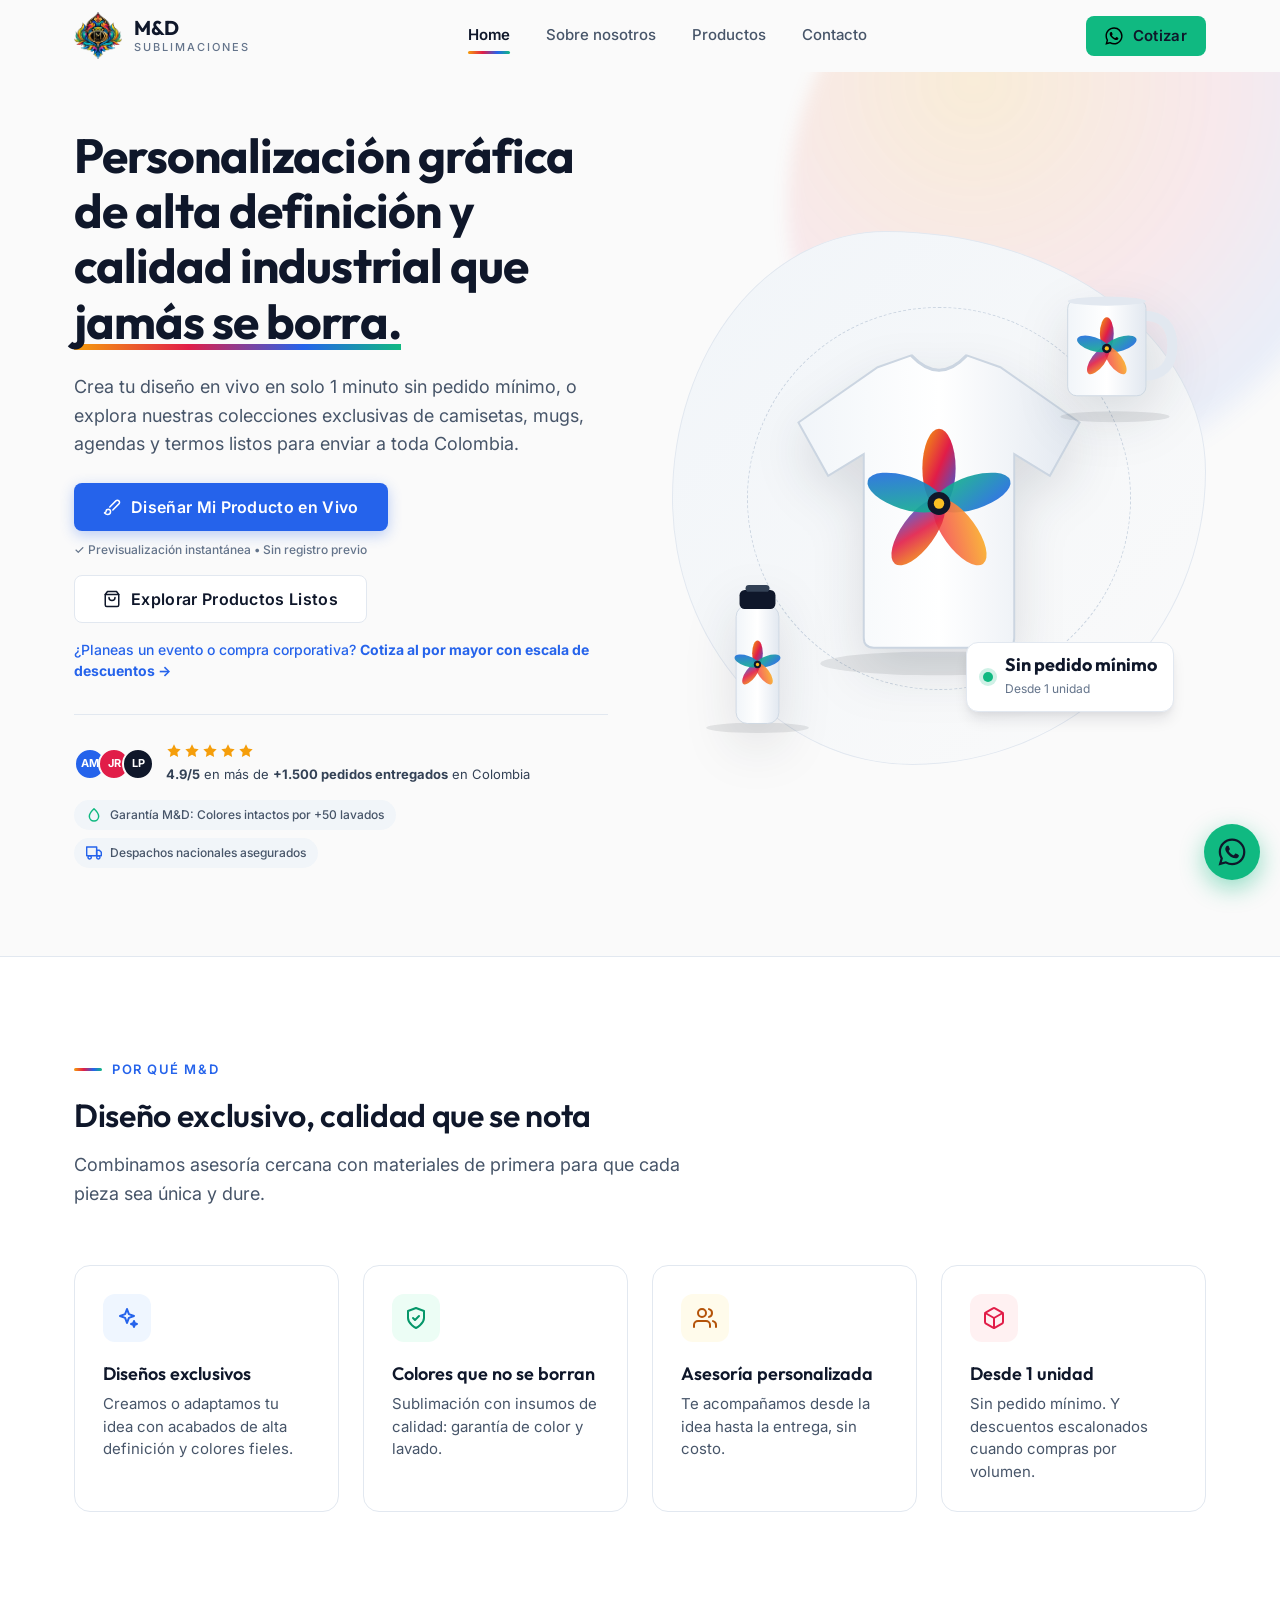
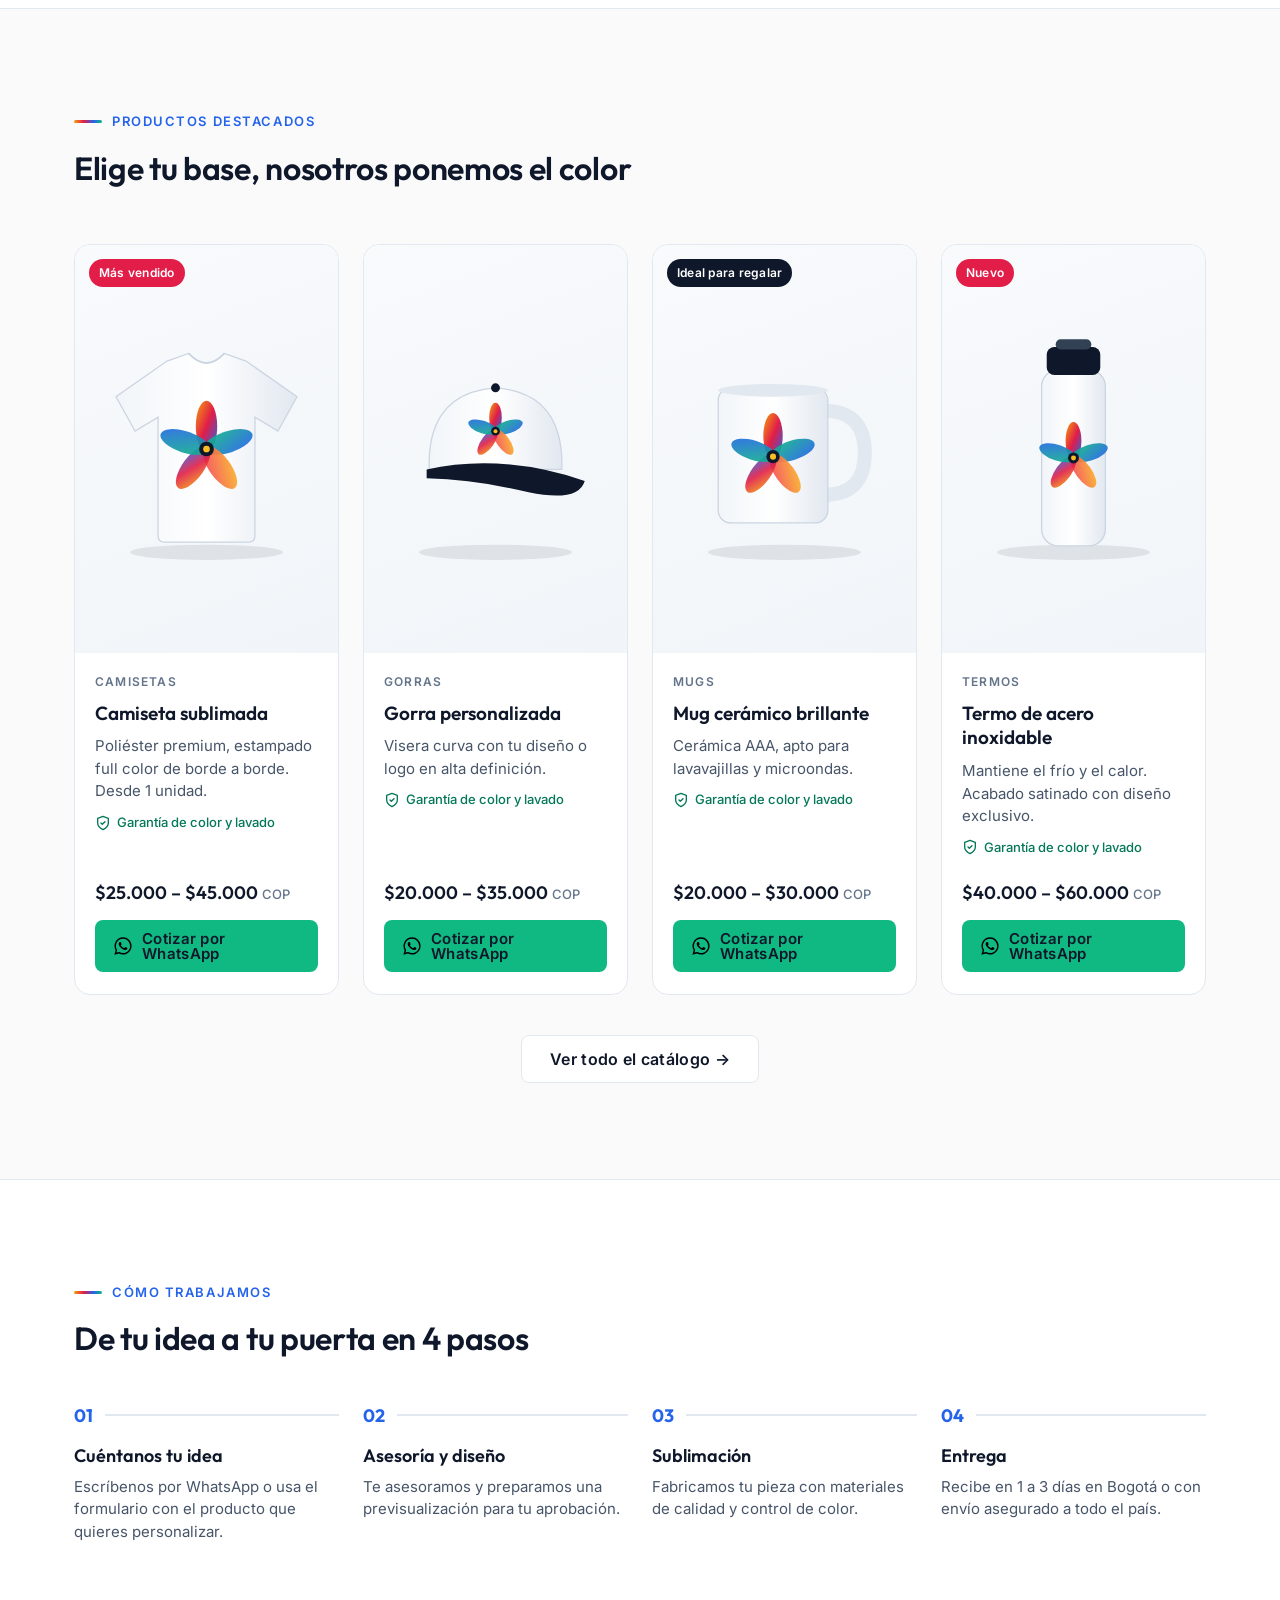
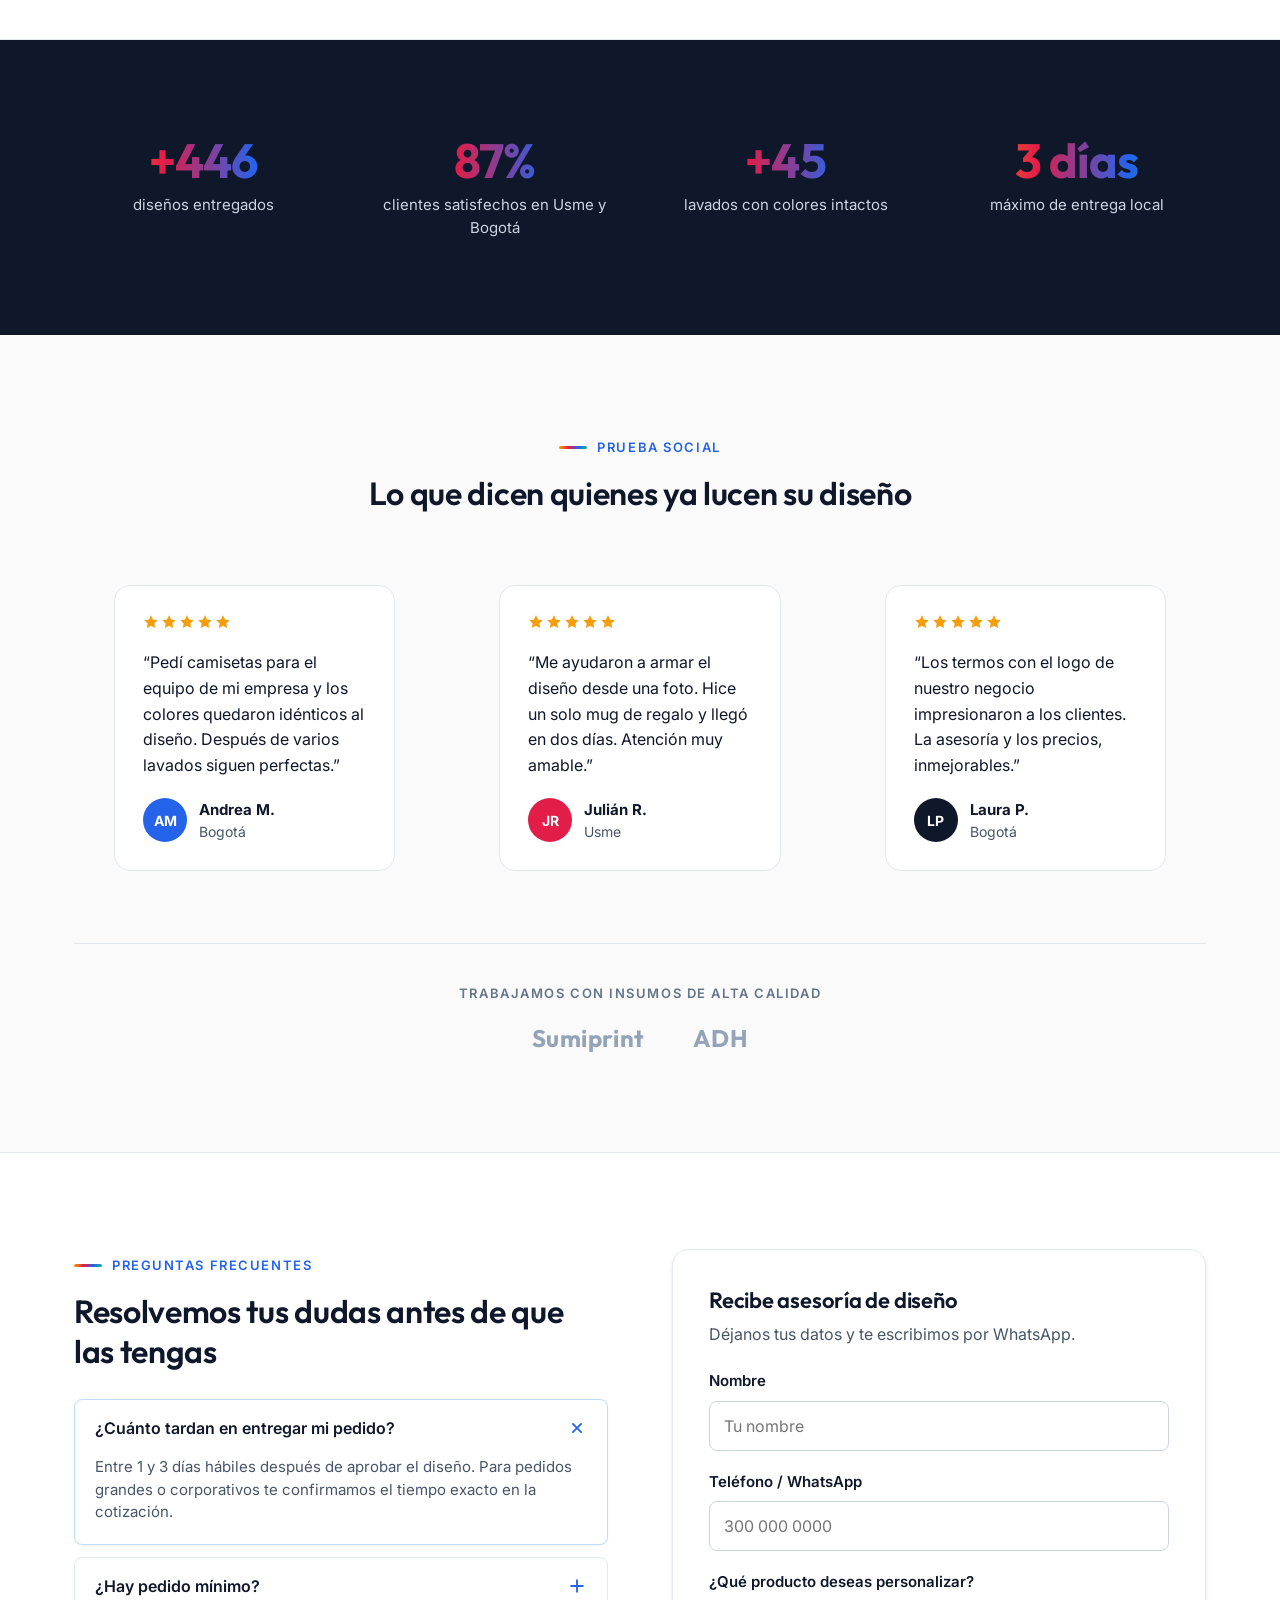
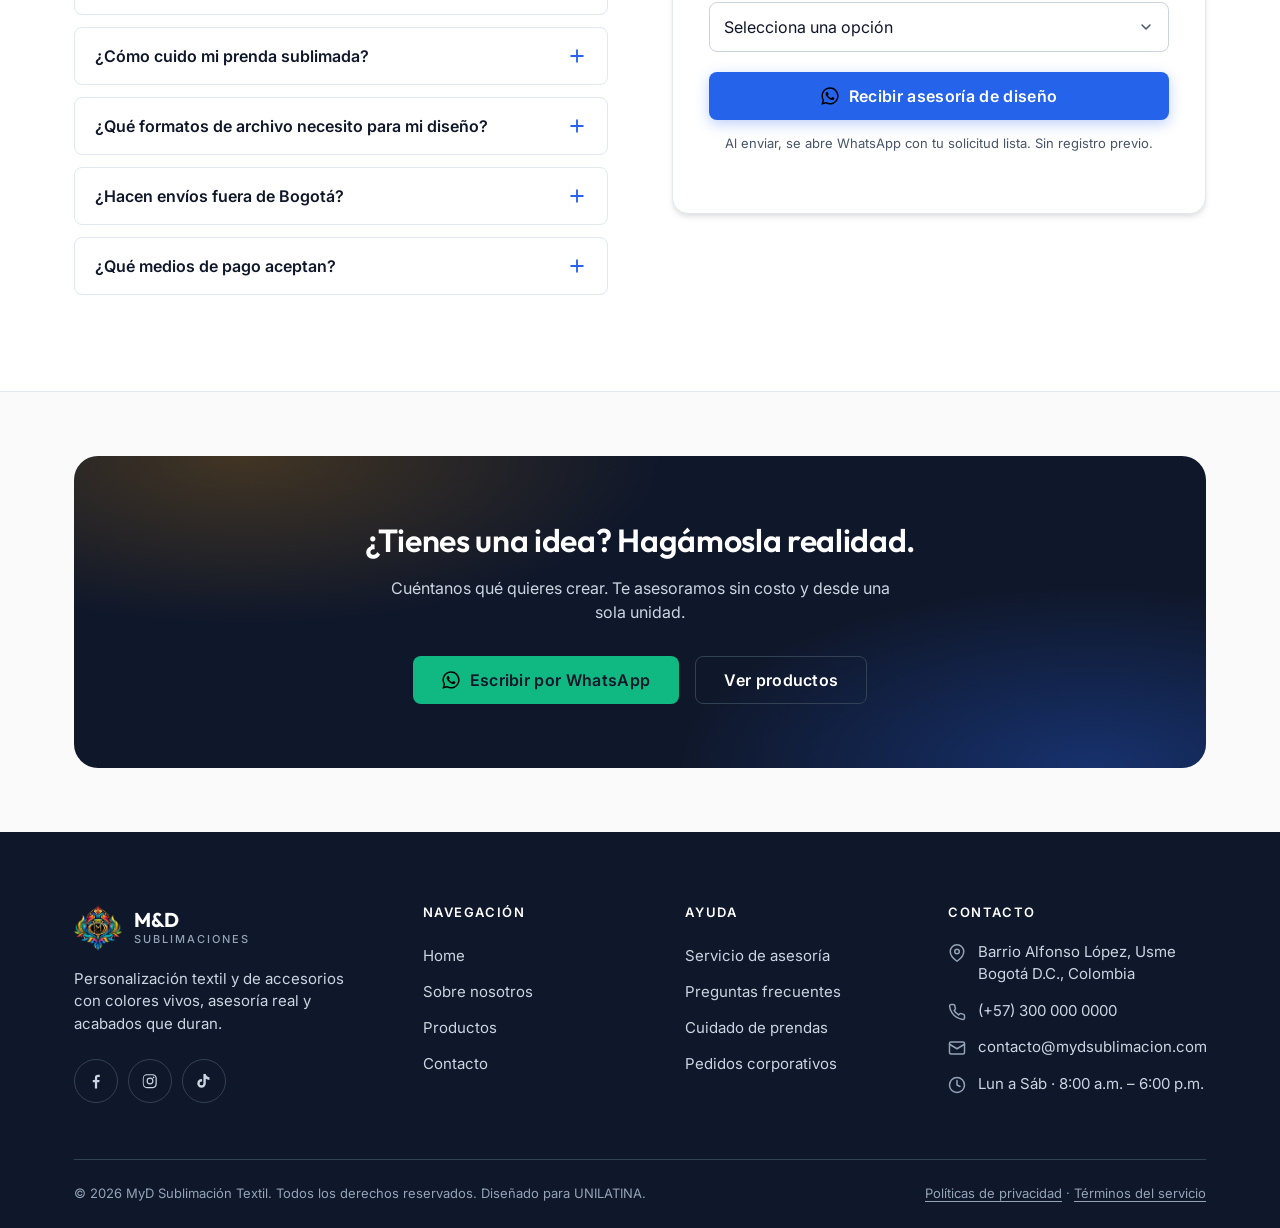
<file: index.html>
<!DOCTYPE html>
<html lang="es">
<head>
<meta charset="UTF-8">
<meta name="viewport" content="width=device-width, initial-scale=1">
<title>MyD | Sublimación Textil y Personalización de Prendas en Bogotá</title>
<meta name="description" content="Crea tu propio estilo con MyD. Ofrecemos servicio de sublimación textil, ropa y accesorios personalizados con máxima durabilidad, colores vivos y asesoría de diseño individual en Bogotá.">
<meta name="theme-color" content="#FAFAFA">
<meta property="og:title" content="MyD | Sublimación Textil y Personalización de Prendas en Bogotá">
<meta property="og:description" content="Crea tu propio estilo con MyD. Ofrecemos servicio de sublimación textil, ropa y accesorios personalizados con máxima durabilidad, colores vivos y asesoría de diseño individual en Bogotá.">
<meta property="og:type" content="website">
<link rel="icon" type="image/png" href="assets/img/favicon.png">
<link rel="preconnect" href="https://fonts.googleapis.com">
<link rel="preconnect" href="https://fonts.gstatic.com" crossorigin>
<link href="https://fonts.googleapis.com/css2?family=Inter:wght@400;500;600;700&family=Outfit:wght@600;700&display=swap" rel="stylesheet">
<link rel="stylesheet" href="css/styles.css">
</head>
<body>
<a class="skip-link" href="#main">Saltar al contenido</a>
<header class="site-header">
  <div class="container header-inner">
    <a class="brand" href="index.html" aria-label="M&amp;D Sublimaciones — Inicio">
      <img src="assets/img/logo.webp" width="48" height="48" alt="">
      <span class="brand-name">M&amp;D<small>Sublimaciones</small></span>
    </a>
    <nav class="site-nav" id="site-nav" aria-label="Principal">
      <ul class="nav-list"><li><a class="nav-link" href="index.html" aria-current="page">Home</a></li><li><a class="nav-link" href="sobre-nosotros.html">Sobre nosotros</a></li><li><a class="nav-link" href="productos.html">Productos</a></li><li><a class="nav-link" href="contacto.html">Contacto</a></li></ul>
      <a class="btn btn--whatsapp btn--mobile" href="https://wa.me/573000000000?text=Hola%20M%26D%2C%20quiero%20cotizar%20un%20producto%20personalizado." data-wa="Hola M&D, quiero cotizar un producto personalizado." target="_blank" rel="noopener"><svg viewBox="0 0 24 24" aria-hidden="true"><path d="M17.5 14.4c-.3-.15-1.76-.87-2.03-.97-.27-.1-.47-.15-.67.15-.2.3-.77.97-.94 1.17-.17.2-.35.22-.65.07a8.1 8.1 0 01-2.4-1.48 9 9 0 01-1.66-2.07c-.17-.3 0-.46.13-.6.14-.13.3-.35.45-.52.15-.18.2-.3.3-.5.1-.2.05-.37-.02-.52-.08-.15-.67-1.62-.92-2.22-.24-.58-.49-.5-.67-.5h-.57c-.2 0-.52.07-.8.37-.27.3-1.04 1.02-1.04 2.48s1.07 2.88 1.22 3.08c.15.2 2.1 3.2 5.08 4.49.71.3 1.26.49 1.7.63.71.23 1.36.2 1.87.12.57-.08 1.76-.72 2-1.41.25-.7.25-1.29.17-1.41-.07-.13-.27-.2-.57-.35zM12.04 21.8h-.01a9.9 9.9 0 01-5.03-1.38l-.36-.21-3.74.98 1-3.65-.24-.37a9.88 9.88 0 01-1.51-5.26c0-5.45 4.44-9.88 9.9-9.88 2.64 0 5.12 1.03 6.99 2.9a9.82 9.82 0 012.9 6.99c0 5.45-4.44 9.88-9.9 9.88zM20.5 3.46A11.8 11.8 0 0012.04 0C5.5 0 .16 5.33.16 11.88c0 2.09.55 4.14 1.59 5.95L0 24l6.34-1.66a11.87 11.87 0 005.7 1.45h.01c6.54 0 11.88-5.33 11.88-11.89 0-3.17-1.23-6.15-3.43-8.4z" transform="scale(.96) translate(.5 .5)"/></svg> Cotizar por WhatsApp</a>
    </nav>
    <div class="header-actions">
      <a class="btn btn--whatsapp btn--sm" href="https://wa.me/573000000000?text=Hola%20M%26D%2C%20quiero%20cotizar%20un%20producto%20personalizado." data-wa="Hola M&D, quiero cotizar un producto personalizado." target="_blank" rel="noopener"><svg viewBox="0 0 24 24" aria-hidden="true"><path d="M17.5 14.4c-.3-.15-1.76-.87-2.03-.97-.27-.1-.47-.15-.67.15-.2.3-.77.97-.94 1.17-.17.2-.35.22-.65.07a8.1 8.1 0 01-2.4-1.48 9 9 0 01-1.66-2.07c-.17-.3 0-.46.13-.6.14-.13.3-.35.45-.52.15-.18.2-.3.3-.5.1-.2.05-.37-.02-.52-.08-.15-.67-1.62-.92-2.22-.24-.58-.49-.5-.67-.5h-.57c-.2 0-.52.07-.8.37-.27.3-1.04 1.02-1.04 2.48s1.07 2.88 1.22 3.08c.15.2 2.1 3.2 5.08 4.49.71.3 1.26.49 1.7.63.71.23 1.36.2 1.87.12.57-.08 1.76-.72 2-1.41.25-.7.25-1.29.17-1.41-.07-.13-.27-.2-.57-.35zM12.04 21.8h-.01a9.9 9.9 0 01-5.03-1.38l-.36-.21-3.74.98 1-3.65-.24-.37a9.88 9.88 0 01-1.51-5.26c0-5.45 4.44-9.88 9.9-9.88 2.64 0 5.12 1.03 6.99 2.9a9.82 9.82 0 012.9 6.99c0 5.45-4.44 9.88-9.9 9.88zM20.5 3.46A11.8 11.8 0 0012.04 0C5.5 0 .16 5.33.16 11.88c0 2.09.55 4.14 1.59 5.95L0 24l6.34-1.66a11.87 11.87 0 005.7 1.45h.01c6.54 0 11.88-5.33 11.88-11.89 0-3.17-1.23-6.15-3.43-8.4z" transform="scale(.96) translate(.5 .5)"/></svg> Cotizar</a>
      <button class="nav-toggle" type="button" aria-expanded="false" aria-controls="site-nav" aria-label="Abrir menú"><span class="bars"></span></button>
    </div>
  </div>
</header>
<main id="main">

<section class="hero">
  <div class="container hero-grid">
    <div class="hero-copy">
      <h1>Personalización gráfica de alta definición y calidad industrial que <span class="mark">jamás se borra.</span></h1>
      <p class="hero-lead">Crea tu diseño en vivo en solo 1 minuto sin pedido mínimo, o explora nuestras colecciones exclusivas de camisetas, mugs, agendas y termos listos para enviar a toda Colombia.</p>
      <div class="hero-actions">
        <div class="hero-primary">
          <a class="btn btn--primary" href="contacto.html#asesoria"><svg viewBox="0 0 24 24" fill="none" stroke="currentColor" stroke-width="2" stroke-linecap="round" stroke-linejoin="round" aria-hidden="true"><path d="M9.06 11.9l8.07-8.06a2.85 2.85 0 114.03 4.03l-8.06 8.08"/><path d="M7.07 14.94c-1.66 0-3 1.35-3 3.02 0 1.33-2.5 1.52-2 2.02 1.08 1.1 2.49 2.02 4 2.02 2.2 0 4-1.8 4-4.04a3.01 3.01 0 00-3-3.02z"/></svg> Diseñar Mi Producto en Vivo</a>
          <span class="hero-micro">✓ Previsualización instantánea • Sin registro previo</span>
        </div>
        <a class="btn btn--secondary" href="productos.html"><svg viewBox="0 0 24 24" fill="none" stroke="currentColor" stroke-width="2" stroke-linecap="round" stroke-linejoin="round" aria-hidden="true"><path d="M6 2L3 6v14a2 2 0 002 2h14a2 2 0 002-2V6l-3-4z"/><path d="M3 6h18"/><path d="M16 10a4 4 0 01-8 0"/></svg> Explorar Productos Listos</a>
      </div>
      <a class="hero-b2b" href="productos.html#empresas">¿Planeas un evento o compra corporativa? <strong>Cotiza al por mayor con escala de descuentos →</strong></a>
      <div class="hero-trust">
        <div class="rating">
          <div class="avatars" aria-hidden="true"><span>AM</span><span>JR</span><span>LP</span></div>
          <div><span class="stars" role="img" aria-label="5 de 5 estrellas"><svg viewBox="0 0 24 24" aria-hidden="true"><path d="M12 2l3.09 6.26L22 9.27l-5 4.87 1.18 6.88L12 17.77l-6.18 3.25L7 14.14 2 9.27l6.91-1.01z"/></svg><svg viewBox="0 0 24 24" aria-hidden="true"><path d="M12 2l3.09 6.26L22 9.27l-5 4.87 1.18 6.88L12 17.77l-6.18 3.25L7 14.14 2 9.27l6.91-1.01z"/></svg><svg viewBox="0 0 24 24" aria-hidden="true"><path d="M12 2l3.09 6.26L22 9.27l-5 4.87 1.18 6.88L12 17.77l-6.18 3.25L7 14.14 2 9.27l6.91-1.01z"/></svg><svg viewBox="0 0 24 24" aria-hidden="true"><path d="M12 2l3.09 6.26L22 9.27l-5 4.87 1.18 6.88L12 17.77l-6.18 3.25L7 14.14 2 9.27l6.91-1.01z"/></svg><svg viewBox="0 0 24 24" aria-hidden="true"><path d="M12 2l3.09 6.26L22 9.27l-5 4.87 1.18 6.88L12 17.77l-6.18 3.25L7 14.14 2 9.27l6.91-1.01z"/></svg></span><div><strong>4.9/5</strong> en más de <strong>+1.500 pedidos entregados</strong> en Colombia</div></div>
        </div>
        <div class="pills">
          <span class="pill"><svg viewBox="0 0 24 24" fill="none" stroke="#10B981" stroke-width="2.2" stroke-linecap="round" stroke-linejoin="round" aria-hidden="true"><path d="M12 2.7s7 6.3 7 11.3a7 7 0 01-14 0c0-5 7-11.3 7-11.3z"/></svg> Garantía M&amp;D: Colores intactos por +50 lavados</span>
          <span class="pill"><svg viewBox="0 0 24 24" fill="none" stroke="#2563EB" stroke-width="2.2" stroke-linecap="round" stroke-linejoin="round" aria-hidden="true"><path d="M1 3h15v13H1z"/><path d="M16 8h4l3 3v5h-7z"/><circle cx="5.5" cy="18.5" r="2.5"/><circle cx="18.5" cy="18.5" r="2.5"/></svg> Despachos nacionales asegurados</span>
        </div>
      </div>
    </div>
    <div class="hero-visual-stage" aria-hidden="true">
      <div class="stage-bg"></div>
      <div class="stage-item stage-main"><img src="assets/img/camiseta.svg" width="400" height="400" alt="" fetchpriority="high"></div>
      <div class="stage-item stage-mug"><img src="assets/img/mug.svg" width="400" height="400" alt=""></div>
      <div class="stage-item stage-termo"><img src="assets/img/termo.svg" width="400" height="400" alt=""></div>
      <div class="stage-tag"><span class="dot"></span><div><b>Sin pedido mínimo</b><span>Desde 1 unidad</span></div></div>
    </div>
  </div>
</section>

<section class="section section--surface" aria-labelledby="valor-t">
  <div class="container">
    <div class="section-head reveal"><span class="eyebrow">Por qué M&amp;D</span><h2 id="valor-t">Diseño exclusivo, calidad que se nota</h2><p class="lead">Combinamos asesoría cercana con materiales de primera para que cada pieza sea única y dure.</p></div>
    <div class="value-grid">
      <div class="value-item reveal"><div class="icon-box"><svg viewBox="0 0 24 24" fill="none" stroke="currentColor" stroke-width="2" stroke-linecap="round" stroke-linejoin="round" aria-hidden="true"><path d="M12 3l1.9 5.1L19 10l-5.1 1.9L12 17l-1.9-5.1L5 10l5.1-1.9z"/><path d="M19 15l.8 2.2L22 18l-2.2.8L19 21l-.8-2.2L16 18l2.2-.8z"/></svg></div><h3>Diseños exclusivos</h3><p>Creamos o adaptamos tu idea con acabados de alta definición y colores fieles.</p></div>
      <div class="value-item reveal"><div class="icon-box icon-box--green"><svg viewBox="0 0 24 24" fill="none" stroke="currentColor" stroke-width="2" stroke-linecap="round" stroke-linejoin="round" aria-hidden="true"><path d="M12 22s8-4 8-10V5l-8-3-8 3v7c0 6 8 10 8 10z"/><path d="M9 12l2 2 4-4"/></svg></div><h3>Colores que no se borran</h3><p>Sublimación con insumos de calidad: garantía de color y lavado.</p></div>
      <div class="value-item reveal"><div class="icon-box icon-box--amber"><svg viewBox="0 0 24 24" fill="none" stroke="currentColor" stroke-width="2" stroke-linecap="round" stroke-linejoin="round" aria-hidden="true"><path d="M17 21v-2a4 4 0 00-4-4H5a4 4 0 00-4 4v2"/><circle cx="9" cy="7" r="4"/><path d="M23 21v-2a4 4 0 00-3-3.87"/><path d="M16 3.13a4 4 0 010 7.75"/></svg></div><h3>Asesoría personalizada</h3><p>Te acompañamos desde la idea hasta la entrega, sin costo.</p></div>
      <div class="value-item reveal"><div class="icon-box icon-box--red"><svg viewBox="0 0 24 24" fill="none" stroke="currentColor" stroke-width="2" stroke-linecap="round" stroke-linejoin="round" aria-hidden="true"><path d="M21 16V8a2 2 0 00-1-1.73l-7-4a2 2 0 00-2 0l-7 4A2 2 0 003 8v8a2 2 0 001 1.73l7 4a2 2 0 002 0l7-4A2 2 0 0021 16z"/><path d="M3.3 7L12 12l8.7-5M12 22V12"/></svg></div><h3>Desde 1 unidad</h3><p>Sin pedido mínimo. Y descuentos escalonados cuando compras por volumen.</p></div>
    </div>
  </div>
</section>

<section class="section" aria-labelledby="prod-t">
  <div class="container">
    <div class="section-head reveal"><span class="eyebrow">Productos destacados</span><h2 id="prod-t">Elige tu base, nosotros ponemos el color</h2></div>
    <div class="product-grid product-grid--4">
      <article class="product-card reveal" data-cat="camisetas">
  <div class="product-media"><span class="badge">Más vendido</span><img src="assets/img/camiseta.svg" width="400" height="400" alt="Camiseta sublimada con diseño de ejemplo" loading="lazy"></div>
  <div class="product-body">
    <span class="product-cat">Camisetas</span>
    <h3>Camiseta sublimada</h3>
    <p>Poliéster premium, estampado full color de borde a borde. Desde 1 unidad.</p>
    <span class="product-guarantee"><svg viewBox="0 0 24 24" fill="none" stroke="currentColor" stroke-width="2" stroke-linecap="round" stroke-linejoin="round" aria-hidden="true"><path d="M12 22s8-4 8-10V5l-8-3-8 3v7c0 6 8 10 8 10z"/><path d="M9 12l2 2 4-4"/></svg> Garantía de color y lavado</span>
    <div class="product-foot">
      <div class="price">$25.000 – $45.000 <small>COP</small></div>
      <a class="btn btn--whatsapp btn--sm btn--block" href="https://wa.me/573000000000?text=Hola%20M%26D%2C%20quiero%20cotizar%3A%20Camiseta%20sublimada." data-wa="Hola M&D, quiero cotizar: Camiseta sublimada." target="_blank" rel="noopener"><svg viewBox="0 0 24 24" aria-hidden="true"><path d="M17.5 14.4c-.3-.15-1.76-.87-2.03-.97-.27-.1-.47-.15-.67.15-.2.3-.77.97-.94 1.17-.17.2-.35.22-.65.07a8.1 8.1 0 01-2.4-1.48 9 9 0 01-1.66-2.07c-.17-.3 0-.46.13-.6.14-.13.3-.35.45-.52.15-.18.2-.3.3-.5.1-.2.05-.37-.02-.52-.08-.15-.67-1.62-.92-2.22-.24-.58-.49-.5-.67-.5h-.57c-.2 0-.52.07-.8.37-.27.3-1.04 1.02-1.04 2.48s1.07 2.88 1.22 3.08c.15.2 2.1 3.2 5.08 4.49.71.3 1.26.49 1.7.63.71.23 1.36.2 1.87.12.57-.08 1.76-.72 2-1.41.25-.7.25-1.29.17-1.41-.07-.13-.27-.2-.57-.35zM12.04 21.8h-.01a9.9 9.9 0 01-5.03-1.38l-.36-.21-3.74.98 1-3.65-.24-.37a9.88 9.88 0 01-1.51-5.26c0-5.45 4.44-9.88 9.9-9.88 2.64 0 5.12 1.03 6.99 2.9a9.82 9.82 0 012.9 6.99c0 5.45-4.44 9.88-9.9 9.88zM20.5 3.46A11.8 11.8 0 0012.04 0C5.5 0 .16 5.33.16 11.88c0 2.09.55 4.14 1.59 5.95L0 24l6.34-1.66a11.87 11.87 0 005.7 1.45h.01c6.54 0 11.88-5.33 11.88-11.89 0-3.17-1.23-6.15-3.43-8.4z" transform="scale(.96) translate(.5 .5)"/></svg> Cotizar por WhatsApp</a>
    </div>
  </div>
</article><article class="product-card reveal" data-cat="gorras">
  <div class="product-media"><img src="assets/img/gorra.svg" width="400" height="400" alt="Gorra personalizada con diseño de ejemplo" loading="lazy"></div>
  <div class="product-body">
    <span class="product-cat">Gorras</span>
    <h3>Gorra personalizada</h3>
    <p>Visera curva con tu diseño o logo en alta definición.</p>
    <span class="product-guarantee"><svg viewBox="0 0 24 24" fill="none" stroke="currentColor" stroke-width="2" stroke-linecap="round" stroke-linejoin="round" aria-hidden="true"><path d="M12 22s8-4 8-10V5l-8-3-8 3v7c0 6 8 10 8 10z"/><path d="M9 12l2 2 4-4"/></svg> Garantía de color y lavado</span>
    <div class="product-foot">
      <div class="price">$20.000 – $35.000 <small>COP</small></div>
      <a class="btn btn--whatsapp btn--sm btn--block" href="https://wa.me/573000000000?text=Hola%20M%26D%2C%20quiero%20cotizar%3A%20Gorra%20personalizada." data-wa="Hola M&D, quiero cotizar: Gorra personalizada." target="_blank" rel="noopener"><svg viewBox="0 0 24 24" aria-hidden="true"><path d="M17.5 14.4c-.3-.15-1.76-.87-2.03-.97-.27-.1-.47-.15-.67.15-.2.3-.77.97-.94 1.17-.17.2-.35.22-.65.07a8.1 8.1 0 01-2.4-1.48 9 9 0 01-1.66-2.07c-.17-.3 0-.46.13-.6.14-.13.3-.35.45-.52.15-.18.2-.3.3-.5.1-.2.05-.37-.02-.52-.08-.15-.67-1.62-.92-2.22-.24-.58-.49-.5-.67-.5h-.57c-.2 0-.52.07-.8.37-.27.3-1.04 1.02-1.04 2.48s1.07 2.88 1.22 3.08c.15.2 2.1 3.2 5.08 4.49.71.3 1.26.49 1.7.63.71.23 1.36.2 1.87.12.57-.08 1.76-.72 2-1.41.25-.7.25-1.29.17-1.41-.07-.13-.27-.2-.57-.35zM12.04 21.8h-.01a9.9 9.9 0 01-5.03-1.38l-.36-.21-3.74.98 1-3.65-.24-.37a9.88 9.88 0 01-1.51-5.26c0-5.45 4.44-9.88 9.9-9.88 2.64 0 5.12 1.03 6.99 2.9a9.82 9.82 0 012.9 6.99c0 5.45-4.44 9.88-9.9 9.88zM20.5 3.46A11.8 11.8 0 0012.04 0C5.5 0 .16 5.33.16 11.88c0 2.09.55 4.14 1.59 5.95L0 24l6.34-1.66a11.87 11.87 0 005.7 1.45h.01c6.54 0 11.88-5.33 11.88-11.89 0-3.17-1.23-6.15-3.43-8.4z" transform="scale(.96) translate(.5 .5)"/></svg> Cotizar por WhatsApp</a>
    </div>
  </div>
</article><article class="product-card reveal" data-cat="mugs">
  <div class="product-media"><span class="badge badge--dark">Ideal para regalar</span><img src="assets/img/mug.svg" width="400" height="400" alt="Mug cerámico brillante con diseño de ejemplo" loading="lazy"></div>
  <div class="product-body">
    <span class="product-cat">Mugs</span>
    <h3>Mug cerámico brillante</h3>
    <p>Cerámica AAA, apto para lavavajillas y microondas.</p>
    <span class="product-guarantee"><svg viewBox="0 0 24 24" fill="none" stroke="currentColor" stroke-width="2" stroke-linecap="round" stroke-linejoin="round" aria-hidden="true"><path d="M12 22s8-4 8-10V5l-8-3-8 3v7c0 6 8 10 8 10z"/><path d="M9 12l2 2 4-4"/></svg> Garantía de color y lavado</span>
    <div class="product-foot">
      <div class="price">$20.000 – $30.000 <small>COP</small></div>
      <a class="btn btn--whatsapp btn--sm btn--block" href="https://wa.me/573000000000?text=Hola%20M%26D%2C%20quiero%20cotizar%3A%20Mug%20cer%C3%A1mico%20brillante." data-wa="Hola M&D, quiero cotizar: Mug cerámico brillante." target="_blank" rel="noopener"><svg viewBox="0 0 24 24" aria-hidden="true"><path d="M17.5 14.4c-.3-.15-1.76-.87-2.03-.97-.27-.1-.47-.15-.67.15-.2.3-.77.97-.94 1.17-.17.2-.35.22-.65.07a8.1 8.1 0 01-2.4-1.48 9 9 0 01-1.66-2.07c-.17-.3 0-.46.13-.6.14-.13.3-.35.45-.52.15-.18.2-.3.3-.5.1-.2.05-.37-.02-.52-.08-.15-.67-1.62-.92-2.22-.24-.58-.49-.5-.67-.5h-.57c-.2 0-.52.07-.8.37-.27.3-1.04 1.02-1.04 2.48s1.07 2.88 1.22 3.08c.15.2 2.1 3.2 5.08 4.49.71.3 1.26.49 1.7.63.71.23 1.36.2 1.87.12.57-.08 1.76-.72 2-1.41.25-.7.25-1.29.17-1.41-.07-.13-.27-.2-.57-.35zM12.04 21.8h-.01a9.9 9.9 0 01-5.03-1.38l-.36-.21-3.74.98 1-3.65-.24-.37a9.88 9.88 0 01-1.51-5.26c0-5.45 4.44-9.88 9.9-9.88 2.64 0 5.12 1.03 6.99 2.9a9.82 9.82 0 012.9 6.99c0 5.45-4.44 9.88-9.9 9.88zM20.5 3.46A11.8 11.8 0 0012.04 0C5.5 0 .16 5.33.16 11.88c0 2.09.55 4.14 1.59 5.95L0 24l6.34-1.66a11.87 11.87 0 005.7 1.45h.01c6.54 0 11.88-5.33 11.88-11.89 0-3.17-1.23-6.15-3.43-8.4z" transform="scale(.96) translate(.5 .5)"/></svg> Cotizar por WhatsApp</a>
    </div>
  </div>
</article><article class="product-card reveal" data-cat="termos">
  <div class="product-media"><span class="badge">Nuevo</span><img src="assets/img/termo.svg" width="400" height="400" alt="Termo de acero inoxidable con diseño de ejemplo" loading="lazy"></div>
  <div class="product-body">
    <span class="product-cat">Termos</span>
    <h3>Termo de acero inoxidable</h3>
    <p>Mantiene el frío y el calor. Acabado satinado con diseño exclusivo.</p>
    <span class="product-guarantee"><svg viewBox="0 0 24 24" fill="none" stroke="currentColor" stroke-width="2" stroke-linecap="round" stroke-linejoin="round" aria-hidden="true"><path d="M12 22s8-4 8-10V5l-8-3-8 3v7c0 6 8 10 8 10z"/><path d="M9 12l2 2 4-4"/></svg> Garantía de color y lavado</span>
    <div class="product-foot">
      <div class="price">$40.000 – $60.000 <small>COP</small></div>
      <a class="btn btn--whatsapp btn--sm btn--block" href="https://wa.me/573000000000?text=Hola%20M%26D%2C%20quiero%20cotizar%3A%20Termo%20de%20acero%20inoxidable." data-wa="Hola M&D, quiero cotizar: Termo de acero inoxidable." target="_blank" rel="noopener"><svg viewBox="0 0 24 24" aria-hidden="true"><path d="M17.5 14.4c-.3-.15-1.76-.87-2.03-.97-.27-.1-.47-.15-.67.15-.2.3-.77.97-.94 1.17-.17.2-.35.22-.65.07a8.1 8.1 0 01-2.4-1.48 9 9 0 01-1.66-2.07c-.17-.3 0-.46.13-.6.14-.13.3-.35.45-.52.15-.18.2-.3.3-.5.1-.2.05-.37-.02-.52-.08-.15-.67-1.62-.92-2.22-.24-.58-.49-.5-.67-.5h-.57c-.2 0-.52.07-.8.37-.27.3-1.04 1.02-1.04 2.48s1.07 2.88 1.22 3.08c.15.2 2.1 3.2 5.08 4.49.71.3 1.26.49 1.7.63.71.23 1.36.2 1.87.12.57-.08 1.76-.72 2-1.41.25-.7.25-1.29.17-1.41-.07-.13-.27-.2-.57-.35zM12.04 21.8h-.01a9.9 9.9 0 01-5.03-1.38l-.36-.21-3.74.98 1-3.65-.24-.37a9.88 9.88 0 01-1.51-5.26c0-5.45 4.44-9.88 9.9-9.88 2.64 0 5.12 1.03 6.99 2.9a9.82 9.82 0 012.9 6.99c0 5.45-4.44 9.88-9.9 9.88zM20.5 3.46A11.8 11.8 0 0012.04 0C5.5 0 .16 5.33.16 11.88c0 2.09.55 4.14 1.59 5.95L0 24l6.34-1.66a11.87 11.87 0 005.7 1.45h.01c6.54 0 11.88-5.33 11.88-11.89 0-3.17-1.23-6.15-3.43-8.4z" transform="scale(.96) translate(.5 .5)"/></svg> Cotizar por WhatsApp</a>
    </div>
  </div>
</article>
    </div>
    <p style="margin-top:40px;text-align:center"><a class="btn btn--secondary" href="productos.html">Ver todo el catálogo →</a></p>
  </div>
</section>

<section class="section section--surface" aria-labelledby="proc-t">
  <div class="container">
    <div class="section-head reveal"><span class="eyebrow">Cómo trabajamos</span><h2 id="proc-t">De tu idea a tu puerta en 4 pasos</h2></div>
    <div class="steps">
      <div class="step reveal"><h3>Cuéntanos tu idea</h3><p>Escríbenos por WhatsApp o usa el formulario con el producto que quieres personalizar.</p></div>
      <div class="step reveal"><h3>Asesoría y diseño</h3><p>Te asesoramos y preparamos una previsualización para tu aprobación.</p></div>
      <div class="step reveal"><h3>Sublimación</h3><p>Fabricamos tu pieza con materiales de calidad y control de color.</p></div>
      <div class="step reveal"><h3>Entrega</h3><p>Recibe en 1 a 3 días en Bogotá o con envío asegurado a todo el país.</p></div>
    </div>
  </div>
</section>

<section class="section section--dark" aria-label="Cifras de M&amp;D">
  <div class="container">
    <div class="stats">
      <div class="stat reveal"><b data-count="500" data-prefix="+">+500</b><span>diseños entregados</span></div>
      <div class="stat reveal"><b data-count="98" data-suffix="%">98%</b><span>clientes satisfechos en Usme y Bogotá</span></div>
      <div class="stat reveal"><b data-count="50" data-prefix="+">+50</b><span>lavados con colores intactos</span></div>
      <div class="stat reveal"><b data-count="3" data-suffix=" días">3 días</b><span>máximo de entrega local</span></div>
    </div>
  </div>
</section>

<section class="section" aria-labelledby="test-t">
  <div class="container">
    <div class="section-head section-head--center reveal"><span class="eyebrow">Prueba social</span><h2 id="test-t">Lo que dicen quienes ya lucen su diseño</h2></div>
    <div class="testimonial-grid">
      <figure class="testimonial reveal"><span class="stars" role="img" aria-label="5 de 5 estrellas"><svg viewBox="0 0 24 24" aria-hidden="true"><path d="M12 2l3.09 6.26L22 9.27l-5 4.87 1.18 6.88L12 17.77l-6.18 3.25L7 14.14 2 9.27l6.91-1.01z"/></svg><svg viewBox="0 0 24 24" aria-hidden="true"><path d="M12 2l3.09 6.26L22 9.27l-5 4.87 1.18 6.88L12 17.77l-6.18 3.25L7 14.14 2 9.27l6.91-1.01z"/></svg><svg viewBox="0 0 24 24" aria-hidden="true"><path d="M12 2l3.09 6.26L22 9.27l-5 4.87 1.18 6.88L12 17.77l-6.18 3.25L7 14.14 2 9.27l6.91-1.01z"/></svg><svg viewBox="0 0 24 24" aria-hidden="true"><path d="M12 2l3.09 6.26L22 9.27l-5 4.87 1.18 6.88L12 17.77l-6.18 3.25L7 14.14 2 9.27l6.91-1.01z"/></svg><svg viewBox="0 0 24 24" aria-hidden="true"><path d="M12 2l3.09 6.26L22 9.27l-5 4.87 1.18 6.88L12 17.77l-6.18 3.25L7 14.14 2 9.27l6.91-1.01z"/></svg></span><blockquote>“Pedí camisetas para el equipo de mi empresa y los colores quedaron idénticos al diseño. Después de varios lavados siguen perfectas.”</blockquote><figcaption><span class="avatar" style="background:#2563EB">AM</span><span><b>Andrea M.</b>Bogotá</span></figcaption></figure>
      <figure class="testimonial reveal"><span class="stars" role="img" aria-label="5 de 5 estrellas"><svg viewBox="0 0 24 24" aria-hidden="true"><path d="M12 2l3.09 6.26L22 9.27l-5 4.87 1.18 6.88L12 17.77l-6.18 3.25L7 14.14 2 9.27l6.91-1.01z"/></svg><svg viewBox="0 0 24 24" aria-hidden="true"><path d="M12 2l3.09 6.26L22 9.27l-5 4.87 1.18 6.88L12 17.77l-6.18 3.25L7 14.14 2 9.27l6.91-1.01z"/></svg><svg viewBox="0 0 24 24" aria-hidden="true"><path d="M12 2l3.09 6.26L22 9.27l-5 4.87 1.18 6.88L12 17.77l-6.18 3.25L7 14.14 2 9.27l6.91-1.01z"/></svg><svg viewBox="0 0 24 24" aria-hidden="true"><path d="M12 2l3.09 6.26L22 9.27l-5 4.87 1.18 6.88L12 17.77l-6.18 3.25L7 14.14 2 9.27l6.91-1.01z"/></svg><svg viewBox="0 0 24 24" aria-hidden="true"><path d="M12 2l3.09 6.26L22 9.27l-5 4.87 1.18 6.88L12 17.77l-6.18 3.25L7 14.14 2 9.27l6.91-1.01z"/></svg></span><blockquote>“Me ayudaron a armar el diseño desde una foto. Hice un solo mug de regalo y llegó en dos días. Atención muy amable.”</blockquote><figcaption><span class="avatar" style="background:#E11D48">JR</span><span><b>Julián R.</b>Usme</span></figcaption></figure>
      <figure class="testimonial reveal"><span class="stars" role="img" aria-label="5 de 5 estrellas"><svg viewBox="0 0 24 24" aria-hidden="true"><path d="M12 2l3.09 6.26L22 9.27l-5 4.87 1.18 6.88L12 17.77l-6.18 3.25L7 14.14 2 9.27l6.91-1.01z"/></svg><svg viewBox="0 0 24 24" aria-hidden="true"><path d="M12 2l3.09 6.26L22 9.27l-5 4.87 1.18 6.88L12 17.77l-6.18 3.25L7 14.14 2 9.27l6.91-1.01z"/></svg><svg viewBox="0 0 24 24" aria-hidden="true"><path d="M12 2l3.09 6.26L22 9.27l-5 4.87 1.18 6.88L12 17.77l-6.18 3.25L7 14.14 2 9.27l6.91-1.01z"/></svg><svg viewBox="0 0 24 24" aria-hidden="true"><path d="M12 2l3.09 6.26L22 9.27l-5 4.87 1.18 6.88L12 17.77l-6.18 3.25L7 14.14 2 9.27l6.91-1.01z"/></svg><svg viewBox="0 0 24 24" aria-hidden="true"><path d="M12 2l3.09 6.26L22 9.27l-5 4.87 1.18 6.88L12 17.77l-6.18 3.25L7 14.14 2 9.27l6.91-1.01z"/></svg></span><blockquote>“Los termos con el logo de nuestro negocio impresionaron a los clientes. La asesoría y los precios, inmejorables.”</blockquote><figcaption><span class="avatar" style="background:#0F172A">LP</span><span><b>Laura P.</b>Bogotá</span></figcaption></figure>
    </div>
    <div class="partners reveal"><p>Trabajamos con insumos de alta calidad</p><span class="partner-logo">Sumiprint</span><span class="partner-logo">ADH</span></div>
  </div>
</section>

<section class="section section--surface" id="faq" aria-labelledby="faq-t">
  <div class="container split">
    <div class="reveal">
      <span class="eyebrow">Preguntas frecuentes</span>
      <h2 id="faq-t" style="margin-bottom:28px">Resolvemos tus dudas antes de que las tengas</h2>
      <div class="faq">
  <details open><summary>¿Cuánto tardan en entregar mi pedido?</summary><div class="answer">Entre 1 y 3 días hábiles después de aprobar el diseño. Para pedidos grandes o corporativos te confirmamos el tiempo exacto en la cotización.</div></details>
  <details><summary>¿Hay pedido mínimo?</summary><div class="answer">No. Puedes pedir desde una sola unidad. Si compras por volumen, aplicamos descuentos escalonados.</div></details>
  <details><summary>¿Cómo cuido mi prenda sublimada?</summary><div class="answer">Lávala del revés, con agua fría o tibia y jabón suave. Evita blanqueadores y no la planches directamente sobre el estampado. Así mantiene sus colores por más de 50 lavados.</div></details>
  <details><summary>¿Qué formatos de archivo necesito para mi diseño?</summary><div class="answer">Idealmente PNG o PDF en alta resolución. Si solo tienes una idea o un boceto, nuestro equipo te asesora y lo diseña contigo.</div></details>
  <details><summary>¿Hacen envíos fuera de Bogotá?</summary><div class="answer">Sí, enviamos a toda Colombia con empresas de mensajería aliadas. También hacemos entregas locales en Bogotá.</div></details>
  <details><summary>¿Qué medios de pago aceptan?</summary><div class="answer">Transferencia, Nequi, Daviplata y efectivo en entregas locales. Te indicamos los datos al confirmar tu pedido.</div></details>
</div>
    </div>
    <div class="reveal" id="asesoria"><form class="form-card" data-lead-form novalidate>
    <h2 class="h3">Recibe asesoría de diseño</h2>
    <p>Déjanos tus datos y te escribimos por WhatsApp.</p>
    <div class="field"><label for="home-nombre">Nombre</label><input class="input" id="home-nombre" name="nombre" required autocomplete="name" placeholder="Tu nombre" aria-describedby="home-nombre-error"><div class="field-error" id="home-nombre-error" aria-live="polite"></div></div>
    <div class="field"><label for="home-telefono">Teléfono / WhatsApp</label><input class="input" id="home-telefono" name="telefono" type="tel" required autocomplete="tel" inputmode="tel" placeholder="300 000 0000" aria-describedby="home-telefono-error"><div class="field-error" id="home-telefono-error" aria-live="polite"></div></div>
    <div class="field"><label for="home-producto">¿Qué producto deseas personalizar?</label>
      <select class="input" id="home-producto" name="producto" required aria-describedby="home-producto-error">
        <option value="">Selecciona una opción</option>
        <option>Camisetas</option><option>Gorras</option><option>Mugs / Pocillos</option><option>Termos</option><option>Cojines</option><option>Agendas</option><option>Llaveros</option><option>Productos para empresas</option><option>Otro</option>
      </select><div class="field-error" id="home-producto-error" aria-live="polite"></div></div>
    
    <button class="btn btn--primary btn--block" type="submit"><svg viewBox="0 0 24 24" aria-hidden="true"><path d="M17.5 14.4c-.3-.15-1.76-.87-2.03-.97-.27-.1-.47-.15-.67.15-.2.3-.77.97-.94 1.17-.17.2-.35.22-.65.07a8.1 8.1 0 01-2.4-1.48 9 9 0 01-1.66-2.07c-.17-.3 0-.46.13-.6.14-.13.3-.35.45-.52.15-.18.2-.3.3-.5.1-.2.05-.37-.02-.52-.08-.15-.67-1.62-.92-2.22-.24-.58-.49-.5-.67-.5h-.57c-.2 0-.52.07-.8.37-.27.3-1.04 1.02-1.04 2.48s1.07 2.88 1.22 3.08c.15.2 2.1 3.2 5.08 4.49.71.3 1.26.49 1.7.63.71.23 1.36.2 1.87.12.57-.08 1.76-.72 2-1.41.25-.7.25-1.29.17-1.41-.07-.13-.27-.2-.57-.35zM12.04 21.8h-.01a9.9 9.9 0 01-5.03-1.38l-.36-.21-3.74.98 1-3.65-.24-.37a9.88 9.88 0 01-1.51-5.26c0-5.45 4.44-9.88 9.9-9.88 2.64 0 5.12 1.03 6.99 2.9a9.82 9.82 0 012.9 6.99c0 5.45-4.44 9.88-9.9 9.88zM20.5 3.46A11.8 11.8 0 0012.04 0C5.5 0 .16 5.33.16 11.88c0 2.09.55 4.14 1.59 5.95L0 24l6.34-1.66a11.87 11.87 0 005.7 1.45h.01c6.54 0 11.88-5.33 11.88-11.89 0-3.17-1.23-6.15-3.43-8.4z" transform="scale(.96) translate(.5 .5)"/></svg> Recibir asesoría de diseño</button>
    <div class="form-status" role="status" hidden></div>
    <p class="form-note">Al enviar, se abre WhatsApp con tu solicitud lista. Sin registro previo.</p>
  </form></div>
  </div>
</section>
<section class="section--tight"><div class="container"><div class="cta-band reveal">
  <h2>¿Tienes una idea? Hagámosla realidad.</h2>
  <p>Cuéntanos qué quieres crear. Te asesoramos sin costo y desde una sola unidad.</p>
  <div class="cta-actions">
    <a class="btn btn--whatsapp" href="https://wa.me/573000000000?text=Hola%20M%26D%2C%20quiero%20asesor%C3%ADa%20de%20dise%C3%B1o." data-wa="Hola M&D, quiero asesoría de diseño." target="_blank" rel="noopener"><svg viewBox="0 0 24 24" aria-hidden="true"><path d="M17.5 14.4c-.3-.15-1.76-.87-2.03-.97-.27-.1-.47-.15-.67.15-.2.3-.77.97-.94 1.17-.17.2-.35.22-.65.07a8.1 8.1 0 01-2.4-1.48 9 9 0 01-1.66-2.07c-.17-.3 0-.46.13-.6.14-.13.3-.35.45-.52.15-.18.2-.3.3-.5.1-.2.05-.37-.02-.52-.08-.15-.67-1.62-.92-2.22-.24-.58-.49-.5-.67-.5h-.57c-.2 0-.52.07-.8.37-.27.3-1.04 1.02-1.04 2.48s1.07 2.88 1.22 3.08c.15.2 2.1 3.2 5.08 4.49.71.3 1.26.49 1.7.63.71.23 1.36.2 1.87.12.57-.08 1.76-.72 2-1.41.25-.7.25-1.29.17-1.41-.07-.13-.27-.2-.57-.35zM12.04 21.8h-.01a9.9 9.9 0 01-5.03-1.38l-.36-.21-3.74.98 1-3.65-.24-.37a9.88 9.88 0 01-1.51-5.26c0-5.45 4.44-9.88 9.9-9.88 2.64 0 5.12 1.03 6.99 2.9a9.82 9.82 0 012.9 6.99c0 5.45-4.44 9.88-9.9 9.88zM20.5 3.46A11.8 11.8 0 0012.04 0C5.5 0 .16 5.33.16 11.88c0 2.09.55 4.14 1.59 5.95L0 24l6.34-1.66a11.87 11.87 0 005.7 1.45h.01c6.54 0 11.88-5.33 11.88-11.89 0-3.17-1.23-6.15-3.43-8.4z" transform="scale(.96) translate(.5 .5)"/></svg> Escribir por WhatsApp</a>
    <a class="btn btn--ghost-dark" href="productos.html">Ver productos</a>
  </div>
</div></div></section>

</main>
<footer class="site-footer">
  <div class="container">
    <div class="footer-grid">
      <div class="footer-brand">
        <a class="brand" href="index.html"><img src="assets/img/logo.webp" width="48" height="48" alt=""><span class="brand-name">M&amp;D<small>Sublimaciones</small></span></a>
        <p>Personalización textil y de accesorios con colores vivos, asesoría real y acabados que duran.</p>
        <div class="socials">
          <a href="https://facebook.com/" target="_blank" rel="noopener" aria-label="Facebook"><svg viewBox="0 0 24 24" aria-hidden="true"><path d="M13.5 22v-8.2h2.8l.5-3.3h-3.3V8.4c0-.95.4-1.7 1.8-1.7H17V3.8A22 22 0 0014.6 3.7c-2.5 0-4.1 1.5-4.1 4.2v2.6H7.7v3.3h2.8V22z"/></svg></a>
          <a href="https://instagram.com/" target="_blank" rel="noopener" aria-label="Instagram"><svg viewBox="0 0 24 24" aria-hidden="true"><path d="M12 7.4A4.6 4.6 0 1016.6 12 4.6 4.6 0 0012 7.4zm0 7.6a3 3 0 113-3 3 3 0 01-3 3zm5.9-7.8a1.1 1.1 0 11-1.1-1.1 1.1 1.1 0 011.1 1.1zM21 8.5a5.4 5.4 0 00-1.5-3.9A5.4 5.4 0 0015.6 3c-1.5-.1-6.2-.1-7.7 0a5.4 5.4 0 00-3.9 1.5A5.4 5.4 0 002.5 8.4c-.1 1.5-.1 6.2 0 7.7a5.4 5.4 0 001.5 3.9 5.4 5.4 0 003.9 1.5c1.5.1 6.2.1 7.7 0a5.4 5.4 0 003.9-1.5 5.4 5.4 0 001.5-3.9c.1-1.5.1-6.2 0-7.6zm-2 9.3a3.2 3.2 0 01-1.8 1.8c-1.3.5-4.3.4-5.7.4s-4.4.1-5.7-.4a3.2 3.2 0 01-1.8-1.8c-.5-1.3-.4-4.3-.4-5.7s-.1-4.400.4-5.700a3.200 3.200 0 011.800-1.800c1.300-.5 4.300-.4 5.700-.4s4.400-.1 5.700.4a3.200 3.200 0 011.800 1.800c.5 1.300.4 4.300.4 5.700s.100 4.400-.4 5.700z"/></svg></a>
          <a href="https://tiktok.com/" target="_blank" rel="noopener" aria-label="TikTok"><svg viewBox="0 0 24 24" aria-hidden="true"><path d="M19.6 7.2a5.3 5.3 0 01-3.2-1.1 5.3 5.3 0 01-2-3.3h-3.2v12.4a2.5 2.5 0 11-2.5-2.5c.25 0 .5.04.7.1V9.5a5.8 5.8 0 00-.7-.05 5.7 5.7 0 105.7 5.7V9.1a8.5 8.5 0 004.9 1.5V7.2z"/></svg></a>
        </div>
      </div>
      <div>
        <h3>Navegación</h3>
        <ul class="footer-links">
          <li><a href="index.html">Home</a></li><li><a href="sobre-nosotros.html">Sobre nosotros</a></li>
          <li><a href="productos.html">Productos</a></li><li><a href="contacto.html">Contacto</a></li>
        </ul>
      </div>
      <div>
        <h3>Ayuda</h3>
        <ul class="footer-links">
          <li><a href="contacto.html#asesoria">Servicio de asesoría</a></li>
          <li><a href="index.html#faq">Preguntas frecuentes</a></li>
          <li><a href="index.html#faq">Cuidado de prendas</a></li>
          <li><a href="productos.html#empresas">Pedidos corporativos</a></li>
        </ul>
      </div>
      <div>
        <h3>Contacto</h3>
        <ul class="footer-contact">
          <li><svg viewBox="0 0 24 24" fill="none" stroke="currentColor" stroke-width="2" stroke-linecap="round" stroke-linejoin="round" aria-hidden="true"><path d="M21 10c0 7-9 13-9 13s-9-6-9-13a9 9 0 0118 0z"/><circle cx="12" cy="10" r="3"/></svg><span>Barrio Alfonso López, Usme<br>Bogotá D.C., Colombia</span></li>
          <li><svg viewBox="0 0 24 24" fill="none" stroke="currentColor" stroke-width="2" stroke-linecap="round" stroke-linejoin="round" aria-hidden="true"><path d="M22 16.92v3a2 2 0 01-2.18 2 19.8 19.8 0 01-8.63-3.07 19.5 19.5 0 01-6-6 19.8 19.8 0 01-3.07-8.67A2 2 0 014.11 2h3a2 2 0 012 1.72c.13.96.36 1.9.7 2.81a2 2 0 01-.45 2.11L8.09 9.91a16 16 0 006 6l1.27-1.27a2 2 0 012.11-.45c.9.34 1.85.57 2.81.7A2 2 0 0122 16.92z"/></svg><a href="tel:+573000000000">(+57) 300 000 0000</a></li>
          <li><svg viewBox="0 0 24 24" fill="none" stroke="currentColor" stroke-width="2" stroke-linecap="round" stroke-linejoin="round" aria-hidden="true"><rect x="2" y="4" width="20" height="16" rx="2"/><path d="M22 7l-10 6L2 7"/></svg><a href="mailto:contacto@mydsublimacion.com">contacto@mydsublimacion.com</a></li>
          <li><svg viewBox="0 0 24 24" fill="none" stroke="currentColor" stroke-width="2" stroke-linecap="round" stroke-linejoin="round" aria-hidden="true"><circle cx="12" cy="12" r="10"/><path d="M12 6v6l4 2"/></svg><span>Lun a Sáb · 8:00 a.m. – 6:00 p.m.</span></li>
        </ul>
      </div>
    </div>
    <div class="footer-bottom">
      <span>© <span data-year>2026</span> MyD Sublimación Textil. Todos los derechos reservados. Diseñado para UNILATINA.</span>
      <span><a href="#">Políticas de privacidad</a> · <a href="#">Términos del servicio</a></span>
    </div>
  </div>
</footer>
<a class="wa-float" href="https://wa.me/573000000000?text=Hola%20M%26D%2C%20quiero%20informaci%C3%B3n." data-wa="Hola M&D, quiero información." target="_blank" rel="noopener" aria-label="Escríbenos por WhatsApp"><svg viewBox="0 0 24 24" aria-hidden="true"><path d="M17.5 14.4c-.3-.15-1.76-.87-2.03-.97-.27-.1-.47-.15-.67.15-.2.3-.77.97-.94 1.17-.17.2-.35.22-.65.07a8.1 8.1 0 01-2.4-1.48 9 9 0 01-1.66-2.07c-.17-.3 0-.46.13-.6.14-.13.3-.35.45-.52.15-.18.2-.3.3-.5.1-.2.05-.37-.02-.52-.08-.15-.67-1.62-.92-2.22-.24-.58-.49-.5-.67-.5h-.57c-.2 0-.52.07-.8.37-.27.3-1.04 1.02-1.04 2.48s1.07 2.88 1.22 3.08c.15.2 2.1 3.2 5.08 4.49.71.3 1.26.49 1.7.63.71.23 1.36.2 1.87.12.57-.08 1.76-.72 2-1.41.25-.7.25-1.29.17-1.41-.07-.13-.27-.2-.57-.35zM12.04 21.8h-.01a9.9 9.9 0 01-5.03-1.38l-.36-.21-3.74.98 1-3.65-.24-.37a9.88 9.88 0 01-1.51-5.26c0-5.45 4.44-9.88 9.9-9.88 2.64 0 5.12 1.03 6.99 2.9a9.82 9.82 0 012.9 6.99c0 5.45-4.44 9.88-9.9 9.88zM20.5 3.46A11.8 11.8 0 0012.04 0C5.5 0 .16 5.33.16 11.88c0 2.09.55 4.14 1.59 5.95L0 24l6.34-1.66a11.87 11.87 0 005.7 1.45h.01c6.54 0 11.88-5.33 11.88-11.89 0-3.17-1.23-6.15-3.43-8.4z" transform="scale(.96) translate(.5 .5)"/></svg></a>
<script src="js/main.js" defer></script>
</body>
</html>
</file>
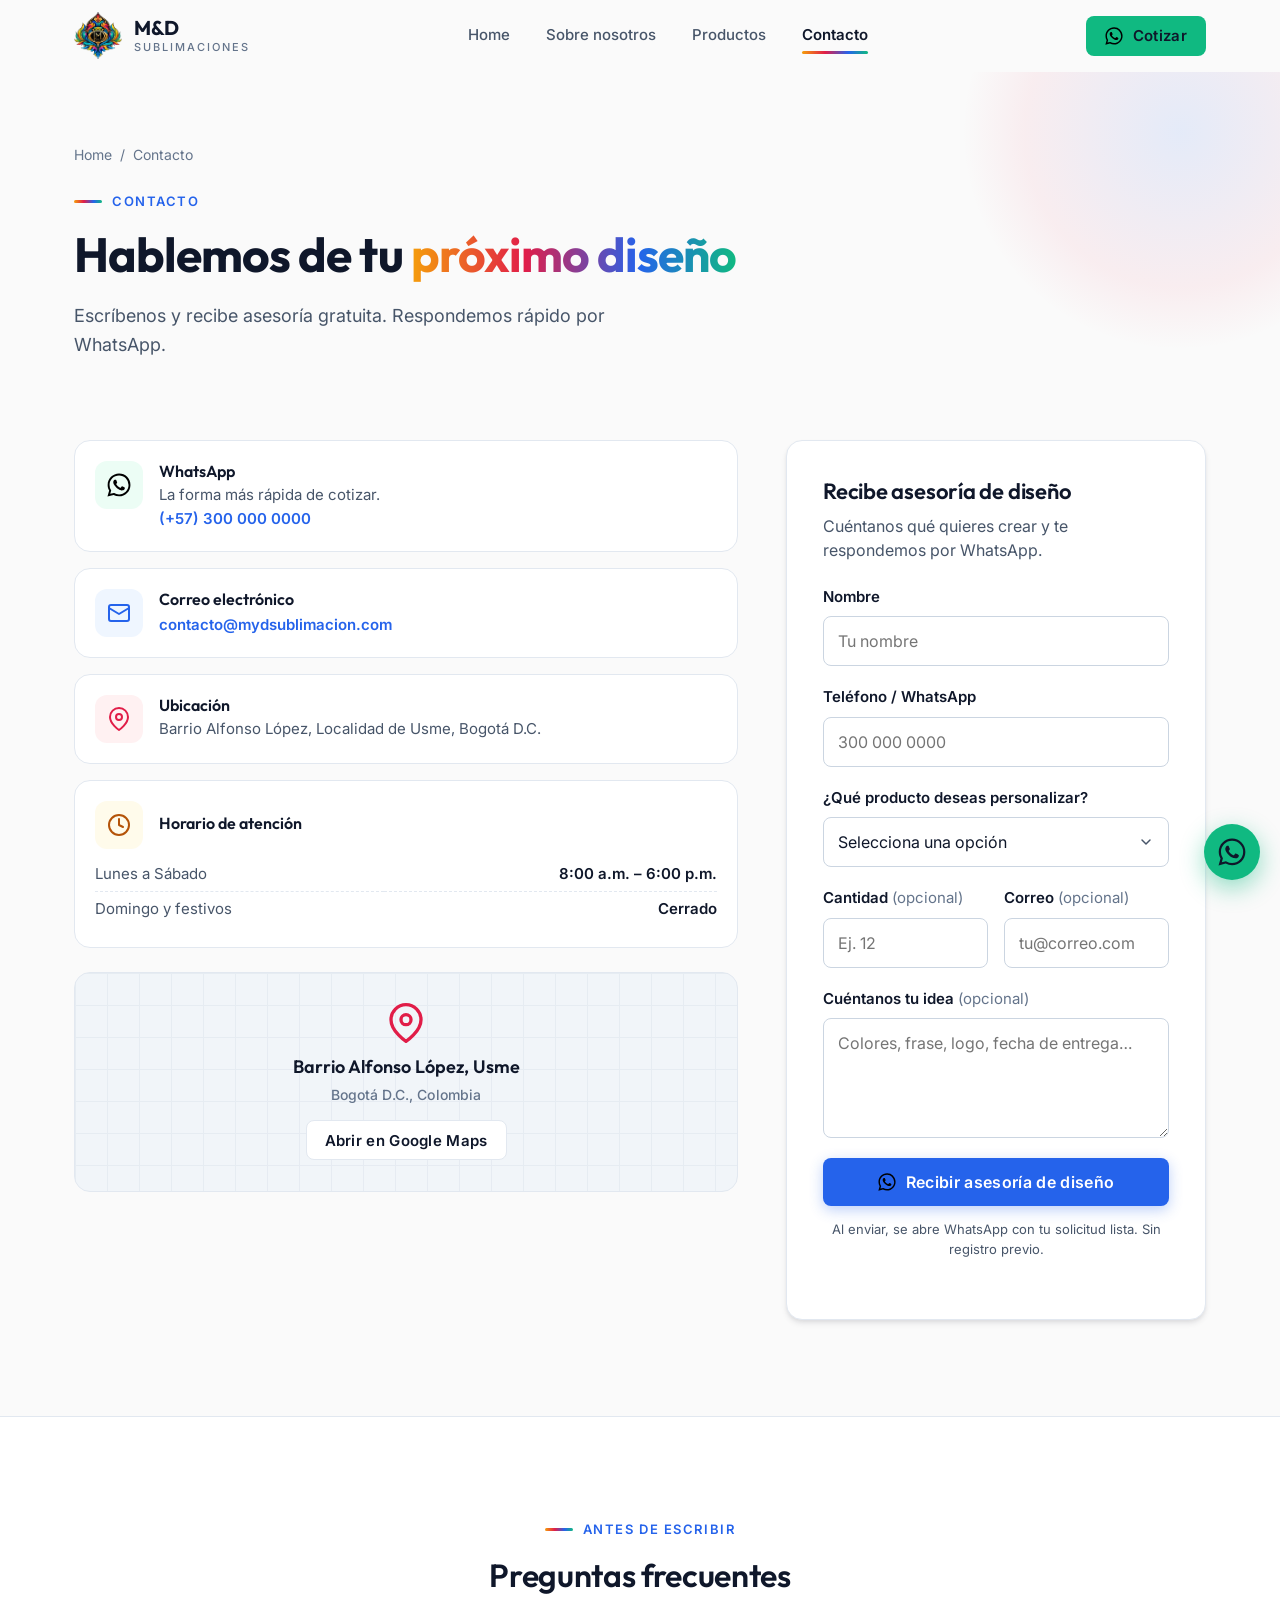
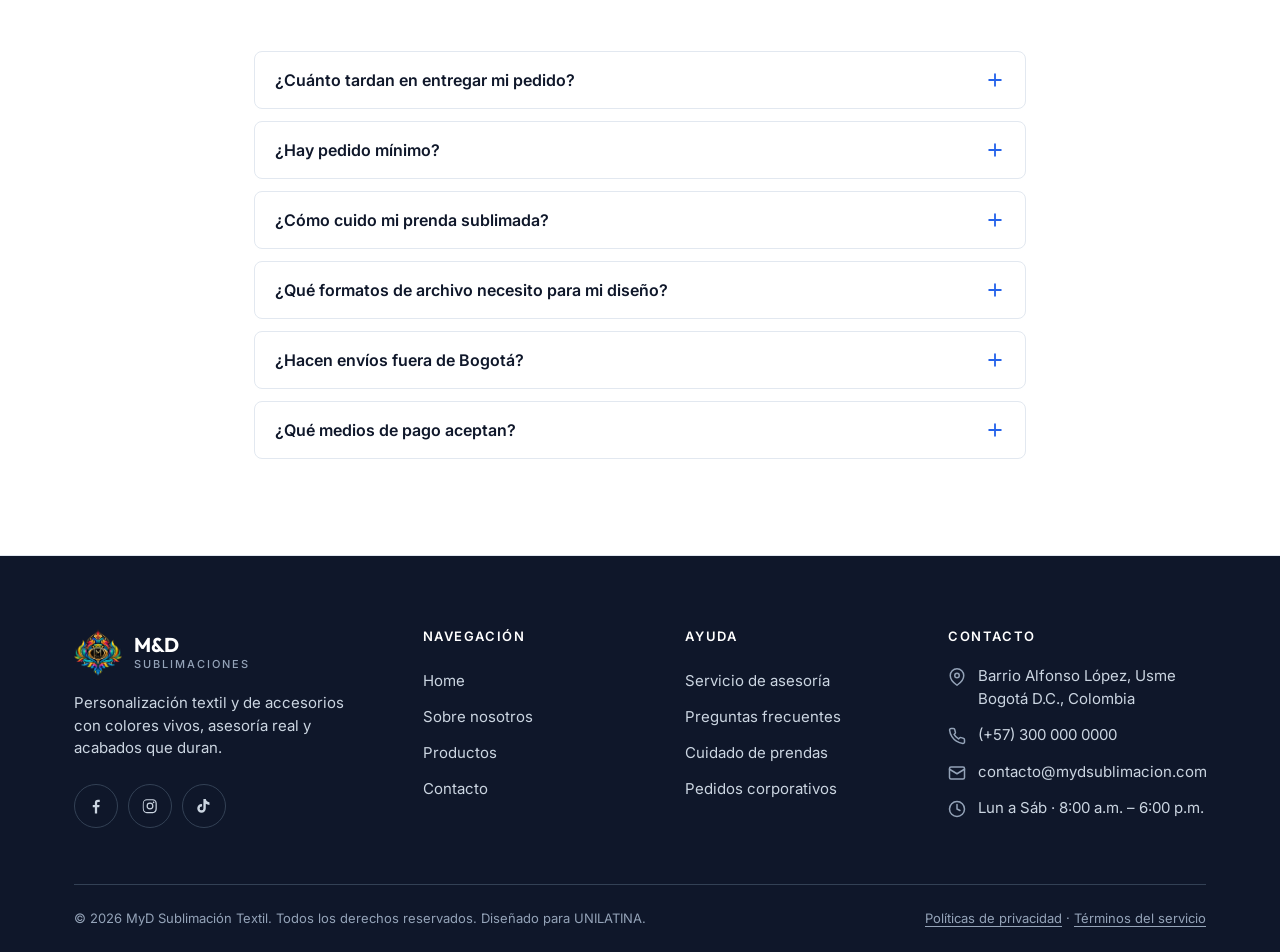
<file: contacto.html>
<!DOCTYPE html>
<html lang="es">
<head>
<meta charset="UTF-8">
<meta name="viewport" content="width=device-width, initial-scale=1">
<title>Contacto | MyD Sublimación Textil en Usme, Bogotá</title>
<meta name="description" content="Contacta a MyD Sublimaciones: WhatsApp, correo y ubicación en Barrio Alfonso López, Usme, Bogotá. Asesoría de diseño gratuita.">
<meta name="theme-color" content="#FAFAFA">
<meta property="og:title" content="Contacto | MyD Sublimación Textil en Usme, Bogotá">
<meta property="og:description" content="Contacta a MyD Sublimaciones: WhatsApp, correo y ubicación en Barrio Alfonso López, Usme, Bogotá. Asesoría de diseño gratuita.">
<meta property="og:type" content="website">
<link rel="icon" type="image/png" href="assets/img/favicon.png">
<link rel="preconnect" href="https://fonts.googleapis.com">
<link rel="preconnect" href="https://fonts.gstatic.com" crossorigin>
<link href="https://fonts.googleapis.com/css2?family=Inter:wght@400;500;600;700&family=Outfit:wght@600;700&display=swap" rel="stylesheet">
<link rel="stylesheet" href="css/styles.css">
</head>
<body>
<a class="skip-link" href="#main">Saltar al contenido</a>
<header class="site-header">
  <div class="container header-inner">
    <a class="brand" href="index.html" aria-label="M&amp;D Sublimaciones — Inicio">
      <img src="assets/img/logo.webp" width="48" height="48" alt="">
      <span class="brand-name">M&amp;D<small>Sublimaciones</small></span>
    </a>
    <nav class="site-nav" id="site-nav" aria-label="Principal">
      <ul class="nav-list"><li><a class="nav-link" href="index.html">Home</a></li><li><a class="nav-link" href="sobre-nosotros.html">Sobre nosotros</a></li><li><a class="nav-link" href="productos.html">Productos</a></li><li><a class="nav-link" href="contacto.html" aria-current="page">Contacto</a></li></ul>
      <a class="btn btn--whatsapp btn--mobile" href="https://wa.me/573000000000?text=Hola%20M%26D%2C%20quiero%20cotizar%20un%20producto%20personalizado." data-wa="Hola M&D, quiero cotizar un producto personalizado." target="_blank" rel="noopener"><svg viewBox="0 0 24 24" aria-hidden="true"><path d="M17.5 14.4c-.3-.15-1.76-.87-2.03-.97-.27-.1-.47-.15-.67.15-.2.3-.77.97-.94 1.17-.17.2-.35.22-.65.07a8.1 8.1 0 01-2.4-1.48 9 9 0 01-1.66-2.07c-.17-.3 0-.46.13-.6.14-.13.3-.35.45-.52.15-.18.2-.3.3-.5.1-.2.05-.37-.02-.52-.08-.15-.67-1.62-.92-2.22-.24-.58-.49-.5-.67-.5h-.57c-.2 0-.52.07-.8.37-.27.3-1.04 1.02-1.04 2.48s1.07 2.88 1.22 3.08c.15.2 2.1 3.2 5.08 4.49.71.3 1.26.49 1.7.63.71.23 1.36.2 1.87.12.57-.08 1.76-.72 2-1.41.25-.7.25-1.29.17-1.41-.07-.13-.27-.2-.57-.35zM12.04 21.8h-.01a9.9 9.9 0 01-5.03-1.38l-.36-.21-3.74.98 1-3.65-.24-.37a9.88 9.88 0 01-1.51-5.26c0-5.45 4.44-9.88 9.9-9.88 2.64 0 5.12 1.03 6.99 2.9a9.82 9.82 0 012.9 6.99c0 5.45-4.44 9.88-9.9 9.88zM20.5 3.46A11.8 11.8 0 0012.04 0C5.5 0 .16 5.33.16 11.88c0 2.09.55 4.14 1.59 5.95L0 24l6.34-1.66a11.87 11.87 0 005.7 1.45h.01c6.54 0 11.88-5.33 11.88-11.89 0-3.17-1.23-6.15-3.43-8.4z" transform="scale(.96) translate(.5 .5)"/></svg> Cotizar por WhatsApp</a>
    </nav>
    <div class="header-actions">
      <a class="btn btn--whatsapp btn--sm" href="https://wa.me/573000000000?text=Hola%20M%26D%2C%20quiero%20cotizar%20un%20producto%20personalizado." data-wa="Hola M&D, quiero cotizar un producto personalizado." target="_blank" rel="noopener"><svg viewBox="0 0 24 24" aria-hidden="true"><path d="M17.5 14.4c-.3-.15-1.76-.87-2.03-.97-.27-.1-.47-.15-.67.15-.2.3-.77.97-.94 1.17-.17.2-.35.22-.65.07a8.1 8.1 0 01-2.4-1.48 9 9 0 01-1.66-2.07c-.17-.3 0-.46.13-.6.14-.13.3-.35.45-.52.15-.18.2-.3.3-.5.1-.2.05-.37-.02-.52-.08-.15-.67-1.62-.92-2.22-.24-.58-.49-.5-.67-.5h-.57c-.2 0-.52.07-.8.37-.27.3-1.04 1.02-1.04 2.48s1.07 2.88 1.22 3.08c.15.2 2.1 3.2 5.08 4.49.71.3 1.26.49 1.7.63.71.23 1.36.2 1.87.12.57-.08 1.76-.72 2-1.41.25-.7.25-1.29.17-1.41-.07-.13-.27-.2-.57-.35zM12.04 21.8h-.01a9.9 9.9 0 01-5.03-1.38l-.36-.21-3.74.98 1-3.65-.24-.37a9.88 9.88 0 01-1.51-5.26c0-5.45 4.44-9.88 9.9-9.88 2.64 0 5.12 1.03 6.99 2.9a9.82 9.82 0 012.9 6.99c0 5.45-4.44 9.88-9.9 9.88zM20.5 3.46A11.8 11.8 0 0012.04 0C5.5 0 .16 5.33.16 11.88c0 2.09.55 4.14 1.59 5.95L0 24l6.34-1.66a11.87 11.87 0 005.7 1.45h.01c6.54 0 11.88-5.33 11.88-11.89 0-3.17-1.23-6.15-3.43-8.4z" transform="scale(.96) translate(.5 .5)"/></svg> Cotizar</a>
      <button class="nav-toggle" type="button" aria-expanded="false" aria-controls="site-nav" aria-label="Abrir menú"><span class="bars"></span></button>
    </div>
  </div>
</header>
<main id="main">

<section class="page-hero">
  <div class="container">
    <nav class="breadcrumb" aria-label="Migas de pan"><a href="index.html">Home</a><span aria-hidden="true">/</span><span>Contacto</span></nav>
    <span class="eyebrow">Contacto</span>
    <h1>Hablemos de tu <span class="text-gradient">próximo diseño</span></h1>
    <p class="lead">Escríbenos y recibe asesoría gratuita. Respondemos rápido por WhatsApp.</p>
  </div>
</section>

<section class="section" style="padding-top:24px">
  <div class="container contact-grid">
    <div>
      <div class="contact-list">
        <div class="contact-item reveal"><div class="icon-box icon-box--green"><svg viewBox="0 0 24 24" aria-hidden="true"><path d="M17.5 14.4c-.3-.15-1.76-.87-2.03-.97-.27-.1-.47-.15-.67.15-.2.3-.77.97-.94 1.17-.17.2-.35.22-.65.07a8.1 8.1 0 01-2.4-1.48 9 9 0 01-1.66-2.07c-.17-.3 0-.46.13-.6.14-.13.3-.35.45-.52.15-.18.2-.3.3-.5.1-.2.05-.37-.02-.52-.08-.15-.67-1.62-.92-2.22-.24-.58-.49-.5-.67-.5h-.57c-.2 0-.52.07-.8.37-.27.3-1.04 1.02-1.04 2.48s1.07 2.88 1.22 3.08c.15.2 2.1 3.2 5.08 4.49.71.3 1.26.49 1.7.63.71.23 1.36.2 1.87.12.57-.08 1.76-.72 2-1.41.25-.7.25-1.29.17-1.41-.07-.13-.27-.2-.57-.35zM12.04 21.8h-.01a9.9 9.9 0 01-5.03-1.38l-.36-.21-3.74.98 1-3.65-.24-.37a9.88 9.88 0 01-1.51-5.26c0-5.45 4.44-9.88 9.9-9.88 2.64 0 5.12 1.03 6.99 2.9a9.82 9.82 0 012.9 6.99c0 5.45-4.44 9.88-9.9 9.88zM20.5 3.46A11.8 11.8 0 0012.04 0C5.5 0 .16 5.33.16 11.88c0 2.09.55 4.14 1.59 5.95L0 24l6.34-1.66a11.87 11.87 0 005.7 1.45h.01c6.54 0 11.88-5.33 11.88-11.89 0-3.17-1.23-6.15-3.43-8.4z" transform="scale(.96) translate(.5 .5)"/></svg></div><div><h3>WhatsApp</h3><p>La forma más rápida de cotizar.</p><a href="https://wa.me/573000000000?text=Hola%20M%26D%2C%20quiero%20informaci%C3%B3n." data-wa="Hola M&D, quiero información." target="_blank" rel="noopener">(+57) 300 000 0000</a></div></div>
        <div class="contact-item reveal"><div class="icon-box"><svg viewBox="0 0 24 24" fill="none" stroke="currentColor" stroke-width="2" stroke-linecap="round" stroke-linejoin="round" aria-hidden="true"><rect x="2" y="4" width="20" height="16" rx="2"/><path d="M22 7l-10 6L2 7"/></svg></div><div><h3>Correo electrónico</h3><a href="mailto:contacto@mydsublimacion.com">contacto@mydsublimacion.com</a></div></div>
        <div class="contact-item reveal"><div class="icon-box icon-box--red"><svg viewBox="0 0 24 24" fill="none" stroke="currentColor" stroke-width="2" stroke-linecap="round" stroke-linejoin="round" aria-hidden="true"><path d="M21 10c0 7-9 13-9 13s-9-6-9-13a9 9 0 0118 0z"/><circle cx="12" cy="10" r="3"/></svg></div><div><h3>Ubicación</h3><p>Barrio Alfonso López, Localidad de Usme, Bogotá D.C.</p></div></div>
        <div class="contact-item reveal" style="display:block"><div style="display:flex;gap:16px;align-items:center"><div class="icon-box icon-box--amber" style="margin:0"><svg viewBox="0 0 24 24" fill="none" stroke="currentColor" stroke-width="2" stroke-linecap="round" stroke-linejoin="round" aria-hidden="true"><circle cx="12" cy="12" r="10"/><path d="M12 6v6l4 2"/></svg></div><h3>Horario de atención</h3></div>
          <table class="hours"><caption class="sr-only">Horario de atención</caption><tbody><tr><td>Lunes a Sábado</td><td>8:00 a.m. – 6:00 p.m.</td></tr><tr><td>Domingo y festivos</td><td>Cerrado</td></tr></tbody></table></div>
      </div>
      <div class="map-card reveal">
        <div><svg class="map-pin" viewBox="0 0 24 24" fill="none" stroke="currentColor" stroke-width="2" stroke-linecap="round" stroke-linejoin="round" aria-hidden="true"><path d="M21 10c0 7-9 13-9 13s-9-6-9-13a9 9 0 0118 0z"/><circle cx="12" cy="10" r="3"/></svg><h3 class="h3" style="font-size:1.125rem">Barrio Alfonso López, Usme</h3><p class="caption" style="margin:6px 0 16px">Bogotá D.C., Colombia</p>
        <a class="btn btn--secondary btn--sm" href="https://www.google.com/maps/search/?api=1&query=Barrio+Alfonso+L%C3%B3pez+Usme+Bogot%C3%A1" target="_blank" rel="noopener">Abrir en Google Maps</a></div>
      </div>
    </div>
    <div id="asesoria" class="reveal"><form class="form-card" data-lead-form novalidate>
    <h2 class="h3">Recibe asesoría de diseño</h2>
    <p>Cuéntanos qué quieres crear y te respondemos por WhatsApp.</p>
    <div class="field"><label for="contacto-nombre">Nombre</label><input class="input" id="contacto-nombre" name="nombre" required autocomplete="name" placeholder="Tu nombre" aria-describedby="contacto-nombre-error"><div class="field-error" id="contacto-nombre-error" aria-live="polite"></div></div>
    <div class="field"><label for="contacto-telefono">Teléfono / WhatsApp</label><input class="input" id="contacto-telefono" name="telefono" type="tel" required autocomplete="tel" inputmode="tel" placeholder="300 000 0000" aria-describedby="contacto-telefono-error"><div class="field-error" id="contacto-telefono-error" aria-live="polite"></div></div>
    <div class="field"><label for="contacto-producto">¿Qué producto deseas personalizar?</label>
      <select class="input" id="contacto-producto" name="producto" required aria-describedby="contacto-producto-error">
        <option value="">Selecciona una opción</option>
        <option>Camisetas</option><option>Gorras</option><option>Mugs / Pocillos</option><option>Termos</option><option>Cojines</option><option>Agendas</option><option>Llaveros</option><option>Productos para empresas</option><option>Otro</option>
      </select><div class="field-error" id="contacto-producto-error" aria-live="polite"></div></div>
    <div class="form-row">
      <div class="field"><label for="contacto-cantidad">Cantidad <span class="opt">(opcional)</span></label><input class="input" id="contacto-cantidad" name="cantidad" inputmode="numeric" placeholder="Ej. 12"></div>
      <div class="field"><label for="contacto-correo">Correo <span class="opt">(opcional)</span></label><input class="input" id="contacto-correo" name="correo" type="email" autocomplete="email" placeholder="tu@correo.com" aria-describedby="contacto-correo-error"><div class="field-error" id="contacto-correo-error" aria-live="polite"></div></div>
    </div>
    <div class="field"><label for="contacto-mensaje">Cuéntanos tu idea <span class="opt">(opcional)</span></label><textarea class="input" id="contacto-mensaje" name="mensaje" placeholder="Colores, frase, logo, fecha de entrega…"></textarea></div>
    <button class="btn btn--primary btn--block" type="submit"><svg viewBox="0 0 24 24" aria-hidden="true"><path d="M17.5 14.4c-.3-.15-1.76-.87-2.03-.97-.27-.1-.47-.15-.67.15-.2.3-.77.97-.94 1.17-.17.2-.35.22-.65.07a8.1 8.1 0 01-2.4-1.48 9 9 0 01-1.66-2.07c-.17-.3 0-.46.13-.6.14-.13.3-.35.45-.52.15-.18.2-.3.3-.5.1-.2.05-.37-.02-.52-.08-.15-.67-1.62-.92-2.22-.24-.58-.49-.5-.67-.5h-.57c-.2 0-.52.07-.8.37-.27.3-1.04 1.02-1.04 2.48s1.07 2.88 1.22 3.08c.15.2 2.1 3.2 5.08 4.49.71.3 1.26.49 1.7.63.71.23 1.36.2 1.87.12.57-.08 1.76-.72 2-1.41.25-.7.25-1.29.17-1.41-.07-.13-.27-.2-.57-.35zM12.04 21.8h-.01a9.9 9.9 0 01-5.03-1.38l-.36-.21-3.74.98 1-3.65-.24-.37a9.88 9.88 0 01-1.51-5.26c0-5.45 4.44-9.88 9.9-9.88 2.64 0 5.12 1.03 6.99 2.9a9.82 9.82 0 012.9 6.99c0 5.45-4.44 9.88-9.9 9.88zM20.5 3.46A11.8 11.8 0 0012.04 0C5.5 0 .16 5.33.16 11.88c0 2.09.55 4.14 1.59 5.95L0 24l6.34-1.66a11.87 11.87 0 005.7 1.45h.01c6.54 0 11.88-5.33 11.88-11.89 0-3.17-1.23-6.15-3.43-8.4z" transform="scale(.96) translate(.5 .5)"/></svg> Recibir asesoría de diseño</button>
    <div class="form-status" role="status" hidden></div>
    <p class="form-note">Al enviar, se abre WhatsApp con tu solicitud lista. Sin registro previo.</p>
  </form></div>
  </div>
</section>

<section class="section section--surface" aria-labelledby="faq2-t">
  <div class="container" style="max-width:820px">
    <div class="section-head section-head--center reveal"><span class="eyebrow">Antes de escribir</span><h2 id="faq2-t">Preguntas frecuentes</h2></div>
    <div class="reveal"><div class="faq">
  <details><summary>¿Cuánto tardan en entregar mi pedido?</summary><div class="answer">Entre 1 y 3 días hábiles después de aprobar el diseño. Para pedidos grandes o corporativos te confirmamos el tiempo exacto en la cotización.</div></details>
  <details><summary>¿Hay pedido mínimo?</summary><div class="answer">No. Puedes pedir desde una sola unidad. Si compras por volumen, aplicamos descuentos escalonados.</div></details>
  <details><summary>¿Cómo cuido mi prenda sublimada?</summary><div class="answer">Lávala del revés, con agua fría o tibia y jabón suave. Evita blanqueadores y no la planches directamente sobre el estampado. Así mantiene sus colores por más de 50 lavados.</div></details>
  <details><summary>¿Qué formatos de archivo necesito para mi diseño?</summary><div class="answer">Idealmente PNG o PDF en alta resolución. Si solo tienes una idea o un boceto, nuestro equipo te asesora y lo diseña contigo.</div></details>
  <details><summary>¿Hacen envíos fuera de Bogotá?</summary><div class="answer">Sí, enviamos a toda Colombia con empresas de mensajería aliadas. También hacemos entregas locales en Bogotá.</div></details>
  <details><summary>¿Qué medios de pago aceptan?</summary><div class="answer">Transferencia, Nequi, Daviplata y efectivo en entregas locales. Te indicamos los datos al confirmar tu pedido.</div></details>
</div></div>
  </div>
</section>

</main>
<footer class="site-footer">
  <div class="container">
    <div class="footer-grid">
      <div class="footer-brand">
        <a class="brand" href="index.html"><img src="assets/img/logo.webp" width="48" height="48" alt=""><span class="brand-name">M&amp;D<small>Sublimaciones</small></span></a>
        <p>Personalización textil y de accesorios con colores vivos, asesoría real y acabados que duran.</p>
        <div class="socials">
          <a href="https://facebook.com/" target="_blank" rel="noopener" aria-label="Facebook"><svg viewBox="0 0 24 24" aria-hidden="true"><path d="M13.5 22v-8.2h2.8l.5-3.3h-3.3V8.4c0-.95.4-1.7 1.8-1.7H17V3.8A22 22 0 0014.6 3.7c-2.5 0-4.1 1.5-4.1 4.2v2.6H7.7v3.3h2.8V22z"/></svg></a>
          <a href="https://instagram.com/" target="_blank" rel="noopener" aria-label="Instagram"><svg viewBox="0 0 24 24" aria-hidden="true"><path d="M12 7.4A4.6 4.6 0 1016.6 12 4.6 4.6 0 0012 7.4zm0 7.6a3 3 0 113-3 3 3 0 01-3 3zm5.9-7.8a1.1 1.1 0 11-1.1-1.1 1.1 1.1 0 011.1 1.1zM21 8.5a5.4 5.4 0 00-1.5-3.9A5.4 5.4 0 0015.6 3c-1.5-.1-6.2-.1-7.7 0a5.4 5.4 0 00-3.9 1.5A5.4 5.4 0 002.5 8.4c-.1 1.5-.1 6.2 0 7.7a5.4 5.4 0 001.5 3.9 5.4 5.4 0 003.9 1.5c1.5.1 6.2.1 7.7 0a5.4 5.4 0 003.9-1.5 5.4 5.4 0 001.5-3.9c.1-1.5.1-6.2 0-7.6zm-2 9.3a3.2 3.2 0 01-1.8 1.8c-1.3.5-4.3.4-5.7.4s-4.4.1-5.7-.4a3.2 3.2 0 01-1.8-1.8c-.5-1.3-.4-4.3-.4-5.7s-.1-4.400.4-5.700a3.200 3.200 0 011.800-1.800c1.300-.5 4.300-.4 5.700-.4s4.400-.1 5.700.4a3.200 3.200 0 011.800 1.800c.5 1.300.4 4.300.4 5.700s.100 4.400-.4 5.700z"/></svg></a>
          <a href="https://tiktok.com/" target="_blank" rel="noopener" aria-label="TikTok"><svg viewBox="0 0 24 24" aria-hidden="true"><path d="M19.6 7.2a5.3 5.3 0 01-3.2-1.1 5.3 5.3 0 01-2-3.3h-3.2v12.4a2.5 2.5 0 11-2.5-2.5c.25 0 .5.04.7.1V9.5a5.8 5.8 0 00-.7-.05 5.7 5.7 0 105.7 5.7V9.1a8.5 8.5 0 004.9 1.5V7.2z"/></svg></a>
        </div>
      </div>
      <div>
        <h3>Navegación</h3>
        <ul class="footer-links">
          <li><a href="index.html">Home</a></li><li><a href="sobre-nosotros.html">Sobre nosotros</a></li>
          <li><a href="productos.html">Productos</a></li><li><a href="contacto.html">Contacto</a></li>
        </ul>
      </div>
      <div>
        <h3>Ayuda</h3>
        <ul class="footer-links">
          <li><a href="contacto.html#asesoria">Servicio de asesoría</a></li>
          <li><a href="index.html#faq">Preguntas frecuentes</a></li>
          <li><a href="index.html#faq">Cuidado de prendas</a></li>
          <li><a href="productos.html#empresas">Pedidos corporativos</a></li>
        </ul>
      </div>
      <div>
        <h3>Contacto</h3>
        <ul class="footer-contact">
          <li><svg viewBox="0 0 24 24" fill="none" stroke="currentColor" stroke-width="2" stroke-linecap="round" stroke-linejoin="round" aria-hidden="true"><path d="M21 10c0 7-9 13-9 13s-9-6-9-13a9 9 0 0118 0z"/><circle cx="12" cy="10" r="3"/></svg><span>Barrio Alfonso López, Usme<br>Bogotá D.C., Colombia</span></li>
          <li><svg viewBox="0 0 24 24" fill="none" stroke="currentColor" stroke-width="2" stroke-linecap="round" stroke-linejoin="round" aria-hidden="true"><path d="M22 16.92v3a2 2 0 01-2.18 2 19.8 19.8 0 01-8.63-3.07 19.5 19.5 0 01-6-6 19.8 19.8 0 01-3.07-8.67A2 2 0 014.11 2h3a2 2 0 012 1.72c.13.96.36 1.9.7 2.81a2 2 0 01-.45 2.11L8.09 9.91a16 16 0 006 6l1.27-1.27a2 2 0 012.11-.45c.9.34 1.85.57 2.81.7A2 2 0 0122 16.92z"/></svg><a href="tel:+573000000000">(+57) 300 000 0000</a></li>
          <li><svg viewBox="0 0 24 24" fill="none" stroke="currentColor" stroke-width="2" stroke-linecap="round" stroke-linejoin="round" aria-hidden="true"><rect x="2" y="4" width="20" height="16" rx="2"/><path d="M22 7l-10 6L2 7"/></svg><a href="mailto:contacto@mydsublimacion.com">contacto@mydsublimacion.com</a></li>
          <li><svg viewBox="0 0 24 24" fill="none" stroke="currentColor" stroke-width="2" stroke-linecap="round" stroke-linejoin="round" aria-hidden="true"><circle cx="12" cy="12" r="10"/><path d="M12 6v6l4 2"/></svg><span>Lun a Sáb · 8:00 a.m. – 6:00 p.m.</span></li>
        </ul>
      </div>
    </div>
    <div class="footer-bottom">
      <span>© <span data-year>2026</span> MyD Sublimación Textil. Todos los derechos reservados. Diseñado para UNILATINA.</span>
      <span><a href="#">Políticas de privacidad</a> · <a href="#">Términos del servicio</a></span>
    </div>
  </div>
</footer>
<a class="wa-float" href="https://wa.me/573000000000?text=Hola%20M%26D%2C%20quiero%20informaci%C3%B3n." data-wa="Hola M&D, quiero información." target="_blank" rel="noopener" aria-label="Escríbenos por WhatsApp"><svg viewBox="0 0 24 24" aria-hidden="true"><path d="M17.5 14.4c-.3-.15-1.76-.87-2.03-.97-.27-.1-.47-.15-.67.15-.2.3-.77.97-.94 1.17-.17.2-.35.22-.65.07a8.1 8.1 0 01-2.4-1.48 9 9 0 01-1.66-2.07c-.17-.3 0-.46.13-.6.14-.13.3-.35.45-.52.15-.18.2-.3.3-.5.1-.2.05-.37-.02-.52-.08-.15-.67-1.62-.92-2.22-.24-.58-.49-.5-.67-.5h-.57c-.2 0-.52.07-.8.37-.27.3-1.04 1.02-1.04 2.48s1.07 2.88 1.22 3.08c.15.2 2.1 3.2 5.08 4.49.71.3 1.26.49 1.7.63.71.23 1.36.2 1.87.12.57-.08 1.76-.72 2-1.41.25-.7.25-1.29.17-1.41-.07-.13-.27-.2-.57-.35zM12.04 21.8h-.01a9.9 9.9 0 01-5.03-1.38l-.36-.21-3.74.98 1-3.65-.24-.37a9.88 9.88 0 01-1.51-5.26c0-5.45 4.44-9.88 9.9-9.88 2.64 0 5.12 1.03 6.99 2.9a9.82 9.82 0 012.9 6.99c0 5.45-4.44 9.88-9.9 9.88zM20.5 3.46A11.8 11.8 0 0012.04 0C5.5 0 .16 5.33.16 11.88c0 2.09.55 4.14 1.59 5.95L0 24l6.34-1.66a11.87 11.87 0 005.7 1.45h.01c6.54 0 11.88-5.33 11.88-11.89 0-3.17-1.23-6.15-3.43-8.4z" transform="scale(.96) translate(.5 .5)"/></svg></a>
<script src="js/main.js" defer></script>
</body>
</html>
</file>
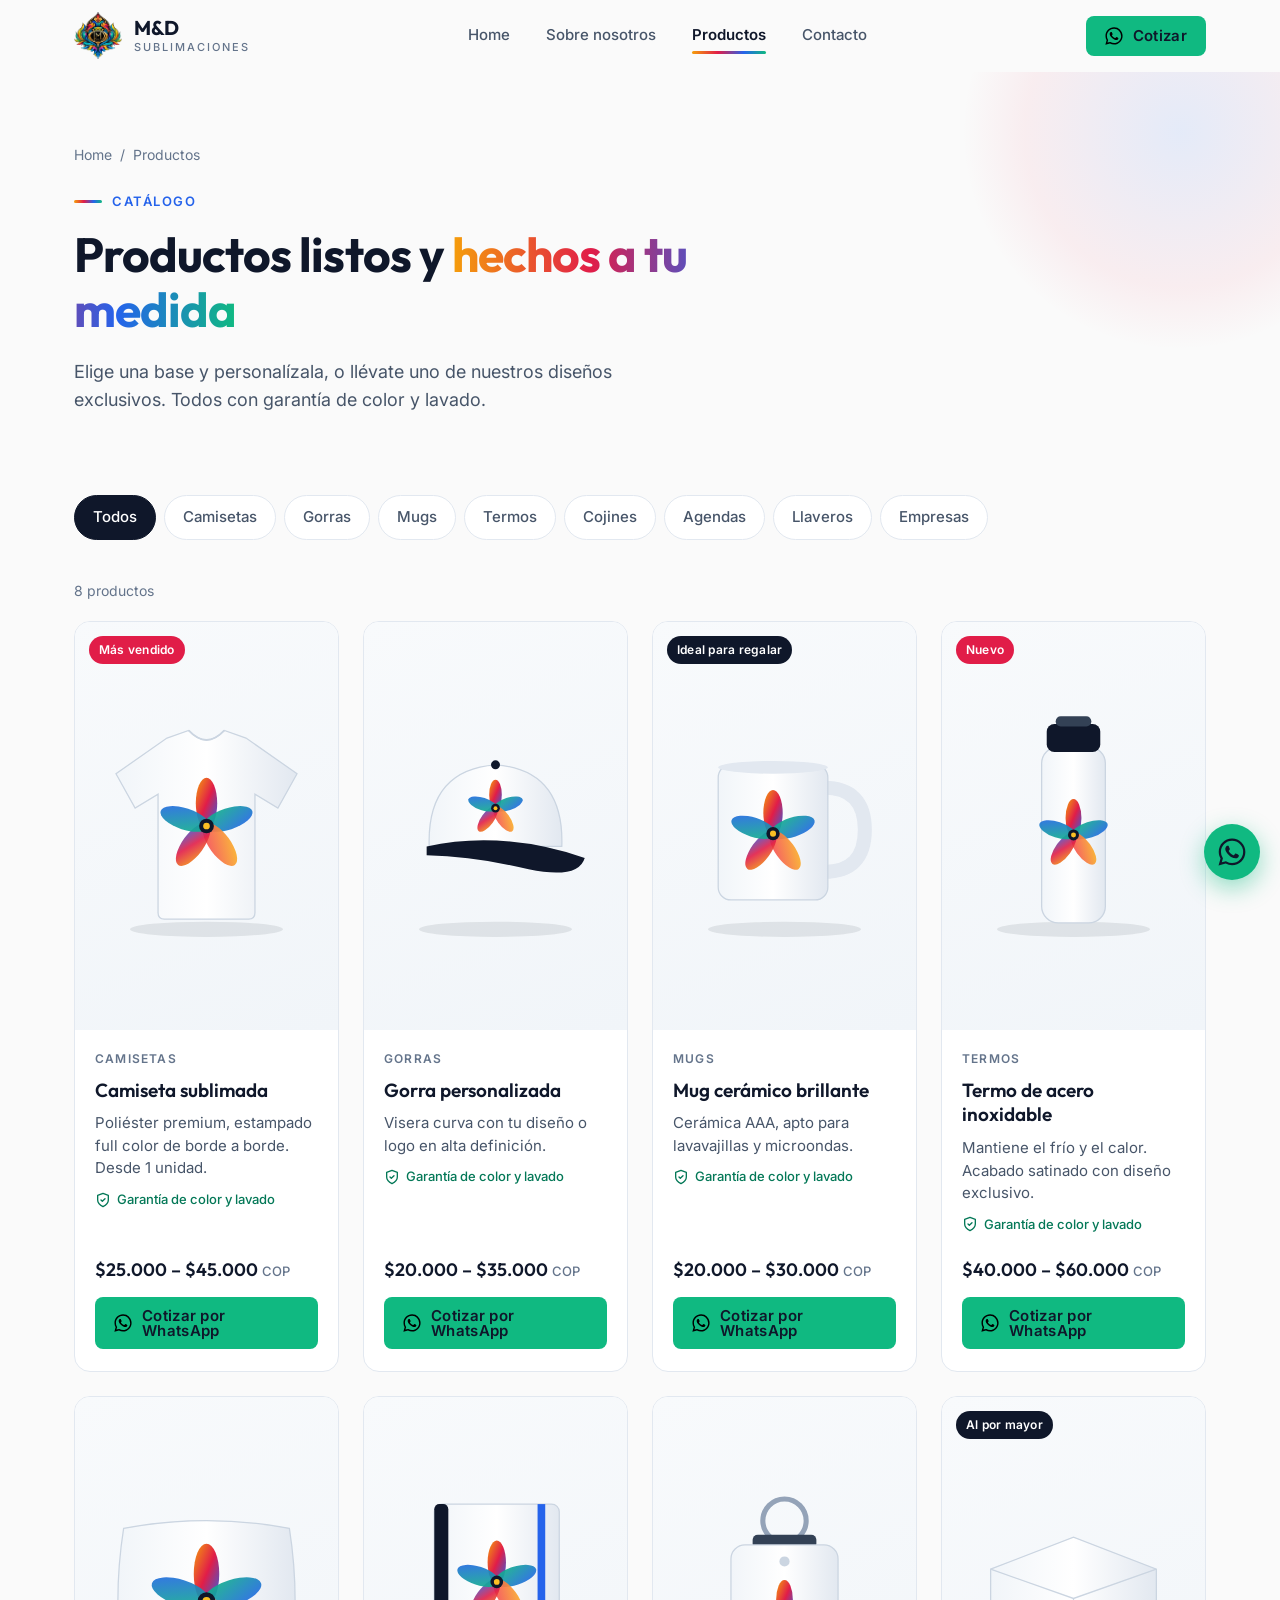
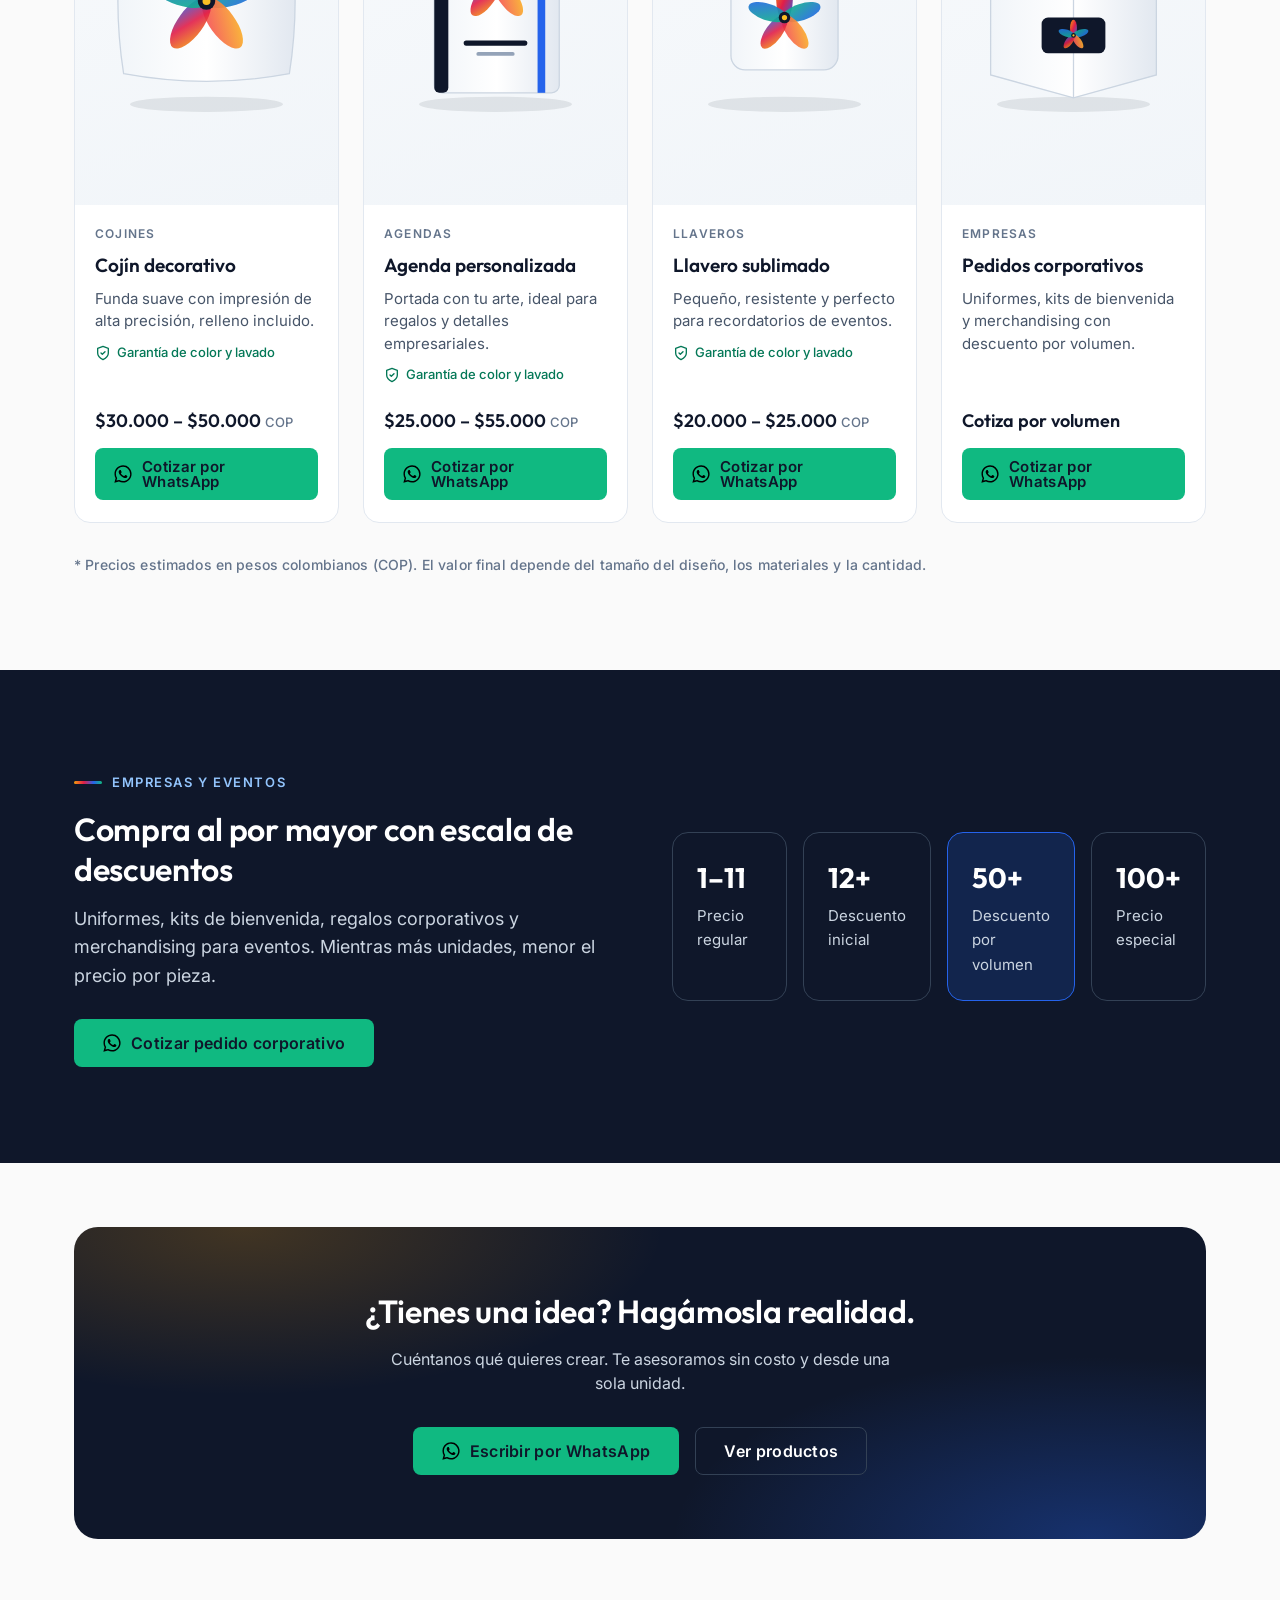
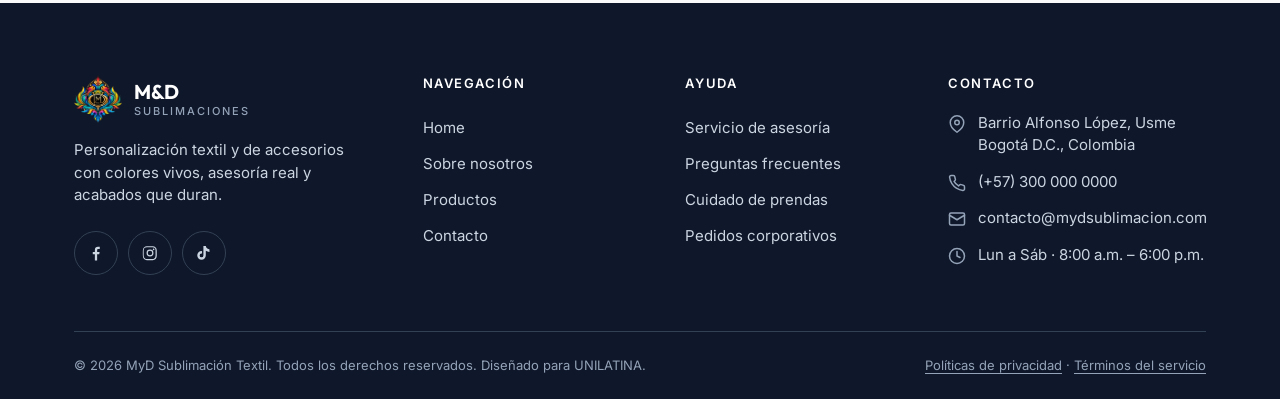
<file: productos.html>
<!DOCTYPE html>
<html lang="es">
<head>
<meta charset="UTF-8">
<meta name="viewport" content="width=device-width, initial-scale=1">
<title>Productos | MyD Sublimación: camisetas, mugs, termos y más</title>
<meta name="description" content="Catálogo de MyD Sublimaciones: camisetas, gorras, mugs, termos, cojines, agendas y llaveros personalizados. Cotiza por WhatsApp desde 1 unidad.">
<meta name="theme-color" content="#FAFAFA">
<meta property="og:title" content="Productos | MyD Sublimación: camisetas, mugs, termos y más">
<meta property="og:description" content="Catálogo de MyD Sublimaciones: camisetas, gorras, mugs, termos, cojines, agendas y llaveros personalizados. Cotiza por WhatsApp desde 1 unidad.">
<meta property="og:type" content="website">
<link rel="icon" type="image/png" href="assets/img/favicon.png">
<link rel="preconnect" href="https://fonts.googleapis.com">
<link rel="preconnect" href="https://fonts.gstatic.com" crossorigin>
<link href="https://fonts.googleapis.com/css2?family=Inter:wght@400;500;600;700&family=Outfit:wght@600;700&display=swap" rel="stylesheet">
<link rel="stylesheet" href="css/styles.css">
</head>
<body>
<a class="skip-link" href="#main">Saltar al contenido</a>
<header class="site-header">
  <div class="container header-inner">
    <a class="brand" href="index.html" aria-label="M&amp;D Sublimaciones — Inicio">
      <img src="assets/img/logo.webp" width="48" height="48" alt="">
      <span class="brand-name">M&amp;D<small>Sublimaciones</small></span>
    </a>
    <nav class="site-nav" id="site-nav" aria-label="Principal">
      <ul class="nav-list"><li><a class="nav-link" href="index.html">Home</a></li><li><a class="nav-link" href="sobre-nosotros.html">Sobre nosotros</a></li><li><a class="nav-link" href="productos.html" aria-current="page">Productos</a></li><li><a class="nav-link" href="contacto.html">Contacto</a></li></ul>
      <a class="btn btn--whatsapp btn--mobile" href="https://wa.me/573000000000?text=Hola%20M%26D%2C%20quiero%20cotizar%20un%20producto%20personalizado." data-wa="Hola M&D, quiero cotizar un producto personalizado." target="_blank" rel="noopener"><svg viewBox="0 0 24 24" aria-hidden="true"><path d="M17.5 14.4c-.3-.15-1.76-.87-2.03-.97-.27-.1-.47-.15-.67.15-.2.3-.77.97-.94 1.17-.17.2-.35.22-.65.07a8.1 8.1 0 01-2.4-1.48 9 9 0 01-1.66-2.07c-.17-.3 0-.46.13-.6.14-.13.3-.35.45-.52.15-.18.2-.3.3-.5.1-.2.05-.37-.02-.52-.08-.15-.67-1.62-.92-2.22-.24-.58-.49-.5-.67-.5h-.57c-.2 0-.52.07-.8.37-.27.3-1.04 1.02-1.04 2.48s1.07 2.88 1.22 3.08c.15.2 2.1 3.2 5.08 4.49.71.3 1.26.49 1.7.63.71.23 1.36.2 1.87.12.57-.08 1.76-.72 2-1.41.25-.7.25-1.29.17-1.41-.07-.13-.27-.2-.57-.35zM12.04 21.8h-.01a9.9 9.9 0 01-5.03-1.38l-.36-.21-3.74.98 1-3.65-.24-.37a9.88 9.88 0 01-1.51-5.26c0-5.45 4.44-9.88 9.9-9.88 2.64 0 5.12 1.03 6.99 2.9a9.82 9.82 0 012.9 6.99c0 5.45-4.44 9.88-9.9 9.88zM20.5 3.46A11.8 11.8 0 0012.04 0C5.5 0 .16 5.33.16 11.88c0 2.09.55 4.14 1.59 5.95L0 24l6.34-1.66a11.87 11.87 0 005.7 1.45h.01c6.54 0 11.88-5.33 11.88-11.89 0-3.17-1.23-6.15-3.43-8.4z" transform="scale(.96) translate(.5 .5)"/></svg> Cotizar por WhatsApp</a>
    </nav>
    <div class="header-actions">
      <a class="btn btn--whatsapp btn--sm" href="https://wa.me/573000000000?text=Hola%20M%26D%2C%20quiero%20cotizar%20un%20producto%20personalizado." data-wa="Hola M&D, quiero cotizar un producto personalizado." target="_blank" rel="noopener"><svg viewBox="0 0 24 24" aria-hidden="true"><path d="M17.5 14.4c-.3-.15-1.76-.87-2.03-.97-.27-.1-.47-.15-.67.15-.2.3-.77.97-.94 1.17-.17.2-.35.22-.65.07a8.1 8.1 0 01-2.4-1.48 9 9 0 01-1.66-2.07c-.17-.3 0-.46.13-.6.14-.13.3-.35.45-.52.15-.18.2-.3.3-.5.1-.2.05-.37-.02-.52-.08-.15-.67-1.62-.92-2.22-.24-.58-.49-.5-.67-.5h-.57c-.2 0-.52.07-.8.37-.27.3-1.04 1.02-1.04 2.48s1.07 2.88 1.22 3.08c.15.2 2.1 3.2 5.08 4.49.71.3 1.26.49 1.7.63.71.23 1.36.2 1.87.12.57-.08 1.76-.72 2-1.41.25-.7.25-1.29.17-1.41-.07-.13-.27-.2-.57-.35zM12.04 21.8h-.01a9.9 9.9 0 01-5.03-1.38l-.36-.21-3.74.98 1-3.65-.24-.37a9.88 9.88 0 01-1.51-5.26c0-5.45 4.44-9.88 9.9-9.88 2.64 0 5.12 1.03 6.99 2.9a9.82 9.82 0 012.9 6.99c0 5.45-4.44 9.88-9.9 9.88zM20.5 3.46A11.8 11.8 0 0012.04 0C5.5 0 .16 5.33.16 11.88c0 2.09.55 4.14 1.59 5.95L0 24l6.34-1.66a11.87 11.87 0 005.7 1.45h.01c6.54 0 11.88-5.33 11.88-11.89 0-3.17-1.23-6.15-3.43-8.4z" transform="scale(.96) translate(.5 .5)"/></svg> Cotizar</a>
      <button class="nav-toggle" type="button" aria-expanded="false" aria-controls="site-nav" aria-label="Abrir menú"><span class="bars"></span></button>
    </div>
  </div>
</header>
<main id="main">

<section class="page-hero">
  <div class="container">
    <nav class="breadcrumb" aria-label="Migas de pan"><a href="index.html">Home</a><span aria-hidden="true">/</span><span>Productos</span></nav>
    <span class="eyebrow">Catálogo</span>
    <h1>Productos listos y <span class="text-gradient">hechos a tu medida</span></h1>
    <p class="lead">Elige una base y personalízala, o llévate uno de nuestros diseños exclusivos. Todos con garantía de color y lavado.</p>
  </div>
</section>

<section class="section" style="padding-top:24px">
  <div class="container">
    <div class="filter-bar" role="group" aria-label="Filtrar por categoría"><button class="chip" type="button" data-filter="todos" aria-pressed="true">Todos</button><button class="chip" type="button" data-filter="camisetas" aria-pressed="false">Camisetas</button><button class="chip" type="button" data-filter="gorras" aria-pressed="false">Gorras</button><button class="chip" type="button" data-filter="mugs" aria-pressed="false">Mugs</button><button class="chip" type="button" data-filter="termos" aria-pressed="false">Termos</button><button class="chip" type="button" data-filter="cojines" aria-pressed="false">Cojines</button><button class="chip" type="button" data-filter="agendas" aria-pressed="false">Agendas</button><button class="chip" type="button" data-filter="llaveros" aria-pressed="false">Llaveros</button><button class="chip" type="button" data-filter="empresas" aria-pressed="false">Empresas</button></div>
    <p class="results-note" id="results-note" aria-live="polite">8 productos</p>
    <div class="product-grid">
      <article class="product-card reveal" data-cat="camisetas">
  <div class="product-media"><span class="badge">Más vendido</span><img src="assets/img/camiseta.svg" width="400" height="400" alt="Camiseta sublimada con diseño de ejemplo" loading="lazy"></div>
  <div class="product-body">
    <span class="product-cat">Camisetas</span>
    <h3>Camiseta sublimada</h3>
    <p>Poliéster premium, estampado full color de borde a borde. Desde 1 unidad.</p>
    <span class="product-guarantee"><svg viewBox="0 0 24 24" fill="none" stroke="currentColor" stroke-width="2" stroke-linecap="round" stroke-linejoin="round" aria-hidden="true"><path d="M12 22s8-4 8-10V5l-8-3-8 3v7c0 6 8 10 8 10z"/><path d="M9 12l2 2 4-4"/></svg> Garantía de color y lavado</span>
    <div class="product-foot">
      <div class="price">$25.000 – $45.000 <small>COP</small></div>
      <a class="btn btn--whatsapp btn--sm btn--block" href="https://wa.me/573000000000?text=Hola%20M%26D%2C%20quiero%20cotizar%3A%20Camiseta%20sublimada." data-wa="Hola M&D, quiero cotizar: Camiseta sublimada." target="_blank" rel="noopener"><svg viewBox="0 0 24 24" aria-hidden="true"><path d="M17.5 14.4c-.3-.15-1.76-.87-2.03-.97-.27-.1-.47-.15-.67.15-.2.3-.77.97-.94 1.17-.17.2-.35.22-.65.07a8.1 8.1 0 01-2.4-1.48 9 9 0 01-1.66-2.07c-.17-.3 0-.46.13-.6.14-.13.3-.35.45-.52.15-.18.2-.3.3-.5.1-.2.05-.37-.02-.52-.08-.15-.67-1.62-.92-2.22-.24-.58-.49-.5-.67-.5h-.57c-.2 0-.52.07-.8.37-.27.3-1.04 1.02-1.04 2.48s1.07 2.88 1.22 3.08c.15.2 2.1 3.2 5.08 4.49.71.3 1.26.49 1.7.63.71.23 1.36.2 1.87.12.57-.08 1.76-.72 2-1.41.25-.7.25-1.29.17-1.41-.07-.13-.27-.2-.57-.35zM12.04 21.8h-.01a9.9 9.9 0 01-5.03-1.38l-.36-.21-3.74.98 1-3.65-.24-.37a9.88 9.88 0 01-1.51-5.26c0-5.45 4.44-9.88 9.9-9.88 2.64 0 5.12 1.03 6.99 2.9a9.82 9.82 0 012.9 6.99c0 5.45-4.44 9.88-9.9 9.88zM20.5 3.46A11.8 11.8 0 0012.04 0C5.5 0 .16 5.33.16 11.88c0 2.09.55 4.14 1.59 5.95L0 24l6.34-1.66a11.87 11.87 0 005.7 1.45h.01c6.54 0 11.88-5.33 11.88-11.89 0-3.17-1.23-6.15-3.43-8.4z" transform="scale(.96) translate(.5 .5)"/></svg> Cotizar por WhatsApp</a>
    </div>
  </div>
</article><article class="product-card reveal" data-cat="gorras">
  <div class="product-media"><img src="assets/img/gorra.svg" width="400" height="400" alt="Gorra personalizada con diseño de ejemplo" loading="lazy"></div>
  <div class="product-body">
    <span class="product-cat">Gorras</span>
    <h3>Gorra personalizada</h3>
    <p>Visera curva con tu diseño o logo en alta definición.</p>
    <span class="product-guarantee"><svg viewBox="0 0 24 24" fill="none" stroke="currentColor" stroke-width="2" stroke-linecap="round" stroke-linejoin="round" aria-hidden="true"><path d="M12 22s8-4 8-10V5l-8-3-8 3v7c0 6 8 10 8 10z"/><path d="M9 12l2 2 4-4"/></svg> Garantía de color y lavado</span>
    <div class="product-foot">
      <div class="price">$20.000 – $35.000 <small>COP</small></div>
      <a class="btn btn--whatsapp btn--sm btn--block" href="https://wa.me/573000000000?text=Hola%20M%26D%2C%20quiero%20cotizar%3A%20Gorra%20personalizada." data-wa="Hola M&D, quiero cotizar: Gorra personalizada." target="_blank" rel="noopener"><svg viewBox="0 0 24 24" aria-hidden="true"><path d="M17.5 14.4c-.3-.15-1.76-.87-2.03-.97-.27-.1-.47-.15-.67.15-.2.3-.77.97-.94 1.17-.17.2-.35.22-.65.07a8.1 8.1 0 01-2.4-1.48 9 9 0 01-1.66-2.07c-.17-.3 0-.46.13-.6.14-.13.3-.35.45-.52.15-.18.2-.3.3-.5.1-.2.05-.37-.02-.52-.08-.15-.67-1.62-.92-2.22-.24-.58-.49-.5-.67-.5h-.57c-.2 0-.52.07-.8.37-.27.3-1.04 1.02-1.04 2.48s1.07 2.88 1.22 3.08c.15.2 2.1 3.2 5.08 4.49.71.3 1.26.49 1.7.63.71.23 1.36.2 1.87.12.57-.08 1.76-.72 2-1.41.25-.7.25-1.29.17-1.41-.07-.13-.27-.2-.57-.35zM12.04 21.8h-.01a9.9 9.9 0 01-5.03-1.38l-.36-.21-3.74.98 1-3.65-.24-.37a9.88 9.88 0 01-1.51-5.26c0-5.45 4.44-9.88 9.9-9.88 2.64 0 5.12 1.03 6.99 2.9a9.82 9.82 0 012.9 6.99c0 5.45-4.44 9.88-9.9 9.88zM20.5 3.46A11.8 11.8 0 0012.04 0C5.5 0 .16 5.33.16 11.88c0 2.09.55 4.14 1.59 5.95L0 24l6.34-1.66a11.87 11.87 0 005.7 1.45h.01c6.54 0 11.88-5.33 11.88-11.89 0-3.17-1.23-6.15-3.43-8.4z" transform="scale(.96) translate(.5 .5)"/></svg> Cotizar por WhatsApp</a>
    </div>
  </div>
</article><article class="product-card reveal" data-cat="mugs">
  <div class="product-media"><span class="badge badge--dark">Ideal para regalar</span><img src="assets/img/mug.svg" width="400" height="400" alt="Mug cerámico brillante con diseño de ejemplo" loading="lazy"></div>
  <div class="product-body">
    <span class="product-cat">Mugs</span>
    <h3>Mug cerámico brillante</h3>
    <p>Cerámica AAA, apto para lavavajillas y microondas.</p>
    <span class="product-guarantee"><svg viewBox="0 0 24 24" fill="none" stroke="currentColor" stroke-width="2" stroke-linecap="round" stroke-linejoin="round" aria-hidden="true"><path d="M12 22s8-4 8-10V5l-8-3-8 3v7c0 6 8 10 8 10z"/><path d="M9 12l2 2 4-4"/></svg> Garantía de color y lavado</span>
    <div class="product-foot">
      <div class="price">$20.000 – $30.000 <small>COP</small></div>
      <a class="btn btn--whatsapp btn--sm btn--block" href="https://wa.me/573000000000?text=Hola%20M%26D%2C%20quiero%20cotizar%3A%20Mug%20cer%C3%A1mico%20brillante." data-wa="Hola M&D, quiero cotizar: Mug cerámico brillante." target="_blank" rel="noopener"><svg viewBox="0 0 24 24" aria-hidden="true"><path d="M17.5 14.4c-.3-.15-1.76-.87-2.03-.97-.27-.1-.47-.15-.67.15-.2.3-.77.97-.94 1.17-.17.2-.35.22-.65.07a8.1 8.1 0 01-2.4-1.48 9 9 0 01-1.66-2.07c-.17-.3 0-.46.13-.6.14-.13.3-.35.45-.52.15-.18.2-.3.3-.5.1-.2.05-.37-.02-.52-.08-.15-.67-1.62-.92-2.22-.24-.58-.49-.5-.67-.5h-.57c-.2 0-.52.07-.8.37-.27.3-1.04 1.02-1.04 2.48s1.07 2.88 1.22 3.08c.15.2 2.1 3.2 5.08 4.49.71.3 1.26.49 1.7.63.71.23 1.36.2 1.87.12.57-.08 1.76-.72 2-1.41.25-.7.25-1.29.17-1.41-.07-.13-.27-.2-.57-.35zM12.04 21.8h-.01a9.9 9.9 0 01-5.03-1.38l-.36-.21-3.74.98 1-3.65-.24-.37a9.88 9.88 0 01-1.51-5.26c0-5.45 4.44-9.88 9.9-9.88 2.64 0 5.12 1.03 6.99 2.9a9.82 9.82 0 012.9 6.99c0 5.45-4.44 9.88-9.9 9.88zM20.5 3.46A11.8 11.8 0 0012.04 0C5.5 0 .16 5.33.16 11.88c0 2.09.55 4.14 1.59 5.95L0 24l6.34-1.66a11.87 11.87 0 005.7 1.45h.01c6.54 0 11.88-5.33 11.88-11.89 0-3.17-1.23-6.15-3.43-8.4z" transform="scale(.96) translate(.5 .5)"/></svg> Cotizar por WhatsApp</a>
    </div>
  </div>
</article><article class="product-card reveal" data-cat="termos">
  <div class="product-media"><span class="badge">Nuevo</span><img src="assets/img/termo.svg" width="400" height="400" alt="Termo de acero inoxidable con diseño de ejemplo" loading="lazy"></div>
  <div class="product-body">
    <span class="product-cat">Termos</span>
    <h3>Termo de acero inoxidable</h3>
    <p>Mantiene el frío y el calor. Acabado satinado con diseño exclusivo.</p>
    <span class="product-guarantee"><svg viewBox="0 0 24 24" fill="none" stroke="currentColor" stroke-width="2" stroke-linecap="round" stroke-linejoin="round" aria-hidden="true"><path d="M12 22s8-4 8-10V5l-8-3-8 3v7c0 6 8 10 8 10z"/><path d="M9 12l2 2 4-4"/></svg> Garantía de color y lavado</span>
    <div class="product-foot">
      <div class="price">$40.000 – $60.000 <small>COP</small></div>
      <a class="btn btn--whatsapp btn--sm btn--block" href="https://wa.me/573000000000?text=Hola%20M%26D%2C%20quiero%20cotizar%3A%20Termo%20de%20acero%20inoxidable." data-wa="Hola M&D, quiero cotizar: Termo de acero inoxidable." target="_blank" rel="noopener"><svg viewBox="0 0 24 24" aria-hidden="true"><path d="M17.5 14.4c-.3-.15-1.76-.87-2.03-.97-.27-.1-.47-.15-.67.15-.2.3-.77.97-.94 1.17-.17.2-.35.22-.65.07a8.1 8.1 0 01-2.4-1.48 9 9 0 01-1.66-2.07c-.17-.3 0-.46.13-.6.14-.13.3-.35.45-.52.15-.18.2-.3.3-.5.1-.2.05-.37-.02-.52-.08-.15-.67-1.62-.92-2.22-.24-.58-.49-.5-.67-.5h-.57c-.2 0-.52.07-.8.37-.27.3-1.04 1.02-1.04 2.48s1.07 2.88 1.22 3.08c.15.2 2.1 3.2 5.08 4.49.71.3 1.26.49 1.7.63.71.23 1.36.2 1.87.12.57-.08 1.76-.72 2-1.41.25-.7.25-1.29.17-1.41-.07-.13-.27-.2-.57-.35zM12.04 21.8h-.01a9.9 9.9 0 01-5.03-1.38l-.36-.21-3.74.98 1-3.65-.24-.37a9.88 9.88 0 01-1.51-5.26c0-5.45 4.44-9.88 9.9-9.88 2.64 0 5.12 1.03 6.99 2.9a9.82 9.82 0 012.9 6.99c0 5.45-4.44 9.88-9.9 9.88zM20.5 3.46A11.8 11.8 0 0012.04 0C5.5 0 .16 5.33.16 11.88c0 2.09.55 4.14 1.59 5.95L0 24l6.34-1.66a11.87 11.87 0 005.7 1.45h.01c6.54 0 11.88-5.33 11.88-11.89 0-3.17-1.23-6.15-3.43-8.4z" transform="scale(.96) translate(.5 .5)"/></svg> Cotizar por WhatsApp</a>
    </div>
  </div>
</article><article class="product-card reveal" data-cat="cojines">
  <div class="product-media"><img src="assets/img/cojin.svg" width="400" height="400" alt="Cojín decorativo con diseño de ejemplo" loading="lazy"></div>
  <div class="product-body">
    <span class="product-cat">Cojines</span>
    <h3>Cojín decorativo</h3>
    <p>Funda suave con impresión de alta precisión, relleno incluido.</p>
    <span class="product-guarantee"><svg viewBox="0 0 24 24" fill="none" stroke="currentColor" stroke-width="2" stroke-linecap="round" stroke-linejoin="round" aria-hidden="true"><path d="M12 22s8-4 8-10V5l-8-3-8 3v7c0 6 8 10 8 10z"/><path d="M9 12l2 2 4-4"/></svg> Garantía de color y lavado</span>
    <div class="product-foot">
      <div class="price">$30.000 – $50.000 <small>COP</small></div>
      <a class="btn btn--whatsapp btn--sm btn--block" href="https://wa.me/573000000000?text=Hola%20M%26D%2C%20quiero%20cotizar%3A%20Coj%C3%ADn%20decorativo." data-wa="Hola M&D, quiero cotizar: Cojín decorativo." target="_blank" rel="noopener"><svg viewBox="0 0 24 24" aria-hidden="true"><path d="M17.5 14.4c-.3-.15-1.76-.87-2.03-.97-.27-.1-.47-.15-.67.15-.2.3-.77.97-.94 1.17-.17.2-.35.22-.65.07a8.1 8.1 0 01-2.4-1.48 9 9 0 01-1.66-2.07c-.17-.3 0-.46.13-.6.14-.13.3-.35.45-.52.15-.18.2-.3.3-.5.1-.2.05-.37-.02-.52-.08-.15-.67-1.62-.92-2.22-.24-.58-.49-.5-.67-.5h-.57c-.2 0-.52.07-.8.37-.27.3-1.04 1.02-1.04 2.48s1.07 2.88 1.22 3.08c.15.2 2.1 3.2 5.08 4.49.71.3 1.26.49 1.7.63.71.23 1.36.2 1.87.12.57-.08 1.76-.72 2-1.41.25-.7.25-1.29.17-1.41-.07-.13-.27-.2-.57-.35zM12.04 21.8h-.01a9.9 9.9 0 01-5.03-1.38l-.36-.21-3.74.98 1-3.65-.24-.37a9.88 9.88 0 01-1.51-5.26c0-5.45 4.44-9.88 9.9-9.88 2.64 0 5.12 1.03 6.99 2.9a9.82 9.82 0 012.9 6.99c0 5.45-4.44 9.88-9.9 9.88zM20.5 3.46A11.8 11.8 0 0012.04 0C5.5 0 .16 5.33.16 11.88c0 2.09.55 4.14 1.59 5.95L0 24l6.34-1.66a11.87 11.87 0 005.7 1.45h.01c6.54 0 11.88-5.33 11.88-11.89 0-3.17-1.23-6.15-3.43-8.4z" transform="scale(.96) translate(.5 .5)"/></svg> Cotizar por WhatsApp</a>
    </div>
  </div>
</article><article class="product-card reveal" data-cat="agendas">
  <div class="product-media"><img src="assets/img/agenda.svg" width="400" height="400" alt="Agenda personalizada con diseño de ejemplo" loading="lazy"></div>
  <div class="product-body">
    <span class="product-cat">Agendas</span>
    <h3>Agenda personalizada</h3>
    <p>Portada con tu arte, ideal para regalos y detalles empresariales.</p>
    <span class="product-guarantee"><svg viewBox="0 0 24 24" fill="none" stroke="currentColor" stroke-width="2" stroke-linecap="round" stroke-linejoin="round" aria-hidden="true"><path d="M12 22s8-4 8-10V5l-8-3-8 3v7c0 6 8 10 8 10z"/><path d="M9 12l2 2 4-4"/></svg> Garantía de color y lavado</span>
    <div class="product-foot">
      <div class="price">$25.000 – $55.000 <small>COP</small></div>
      <a class="btn btn--whatsapp btn--sm btn--block" href="https://wa.me/573000000000?text=Hola%20M%26D%2C%20quiero%20cotizar%3A%20Agenda%20personalizada." data-wa="Hola M&D, quiero cotizar: Agenda personalizada." target="_blank" rel="noopener"><svg viewBox="0 0 24 24" aria-hidden="true"><path d="M17.5 14.4c-.3-.15-1.76-.87-2.03-.97-.27-.1-.47-.15-.67.15-.2.3-.77.97-.94 1.17-.17.2-.35.22-.65.07a8.1 8.1 0 01-2.4-1.48 9 9 0 01-1.66-2.07c-.17-.3 0-.46.13-.6.14-.13.3-.35.45-.52.15-.18.2-.3.3-.5.1-.2.05-.37-.02-.52-.08-.15-.67-1.62-.92-2.22-.24-.58-.49-.5-.67-.5h-.57c-.2 0-.52.07-.8.37-.27.3-1.04 1.02-1.04 2.48s1.07 2.88 1.22 3.08c.15.2 2.1 3.2 5.08 4.49.71.3 1.26.49 1.7.63.71.23 1.36.2 1.87.12.57-.08 1.76-.72 2-1.41.25-.7.25-1.29.17-1.41-.07-.13-.27-.2-.57-.35zM12.04 21.8h-.01a9.9 9.9 0 01-5.03-1.38l-.36-.21-3.74.98 1-3.65-.24-.37a9.88 9.88 0 01-1.51-5.26c0-5.45 4.44-9.88 9.9-9.88 2.64 0 5.12 1.03 6.99 2.9a9.82 9.82 0 012.9 6.99c0 5.45-4.44 9.88-9.9 9.88zM20.5 3.46A11.8 11.8 0 0012.04 0C5.5 0 .16 5.33.16 11.88c0 2.09.55 4.14 1.59 5.95L0 24l6.34-1.66a11.87 11.87 0 005.7 1.45h.01c6.54 0 11.88-5.33 11.88-11.89 0-3.17-1.23-6.15-3.43-8.4z" transform="scale(.96) translate(.5 .5)"/></svg> Cotizar por WhatsApp</a>
    </div>
  </div>
</article><article class="product-card reveal" data-cat="llaveros">
  <div class="product-media"><img src="assets/img/llavero.svg" width="400" height="400" alt="Llavero sublimado con diseño de ejemplo" loading="lazy"></div>
  <div class="product-body">
    <span class="product-cat">Llaveros</span>
    <h3>Llavero sublimado</h3>
    <p>Pequeño, resistente y perfecto para recordatorios de eventos.</p>
    <span class="product-guarantee"><svg viewBox="0 0 24 24" fill="none" stroke="currentColor" stroke-width="2" stroke-linecap="round" stroke-linejoin="round" aria-hidden="true"><path d="M12 22s8-4 8-10V5l-8-3-8 3v7c0 6 8 10 8 10z"/><path d="M9 12l2 2 4-4"/></svg> Garantía de color y lavado</span>
    <div class="product-foot">
      <div class="price">$20.000 – $25.000 <small>COP</small></div>
      <a class="btn btn--whatsapp btn--sm btn--block" href="https://wa.me/573000000000?text=Hola%20M%26D%2C%20quiero%20cotizar%3A%20Llavero%20sublimado." data-wa="Hola M&D, quiero cotizar: Llavero sublimado." target="_blank" rel="noopener"><svg viewBox="0 0 24 24" aria-hidden="true"><path d="M17.5 14.4c-.3-.15-1.76-.87-2.03-.97-.27-.1-.47-.15-.67.15-.2.3-.77.97-.94 1.17-.17.2-.35.22-.65.07a8.1 8.1 0 01-2.4-1.48 9 9 0 01-1.66-2.07c-.17-.3 0-.46.13-.6.14-.13.3-.35.45-.52.15-.18.2-.3.3-.5.1-.2.05-.37-.02-.52-.08-.15-.67-1.62-.92-2.22-.24-.58-.49-.5-.67-.5h-.57c-.2 0-.52.07-.8.37-.27.3-1.04 1.02-1.04 2.48s1.07 2.88 1.22 3.08c.15.2 2.1 3.2 5.08 4.49.71.3 1.26.49 1.7.63.71.23 1.36.2 1.87.12.57-.08 1.76-.72 2-1.41.25-.7.25-1.29.17-1.41-.07-.13-.27-.2-.57-.35zM12.04 21.8h-.01a9.9 9.9 0 01-5.03-1.38l-.36-.21-3.74.98 1-3.65-.24-.37a9.88 9.88 0 01-1.51-5.26c0-5.45 4.44-9.88 9.9-9.88 2.64 0 5.12 1.03 6.99 2.9a9.82 9.82 0 012.9 6.99c0 5.45-4.44 9.88-9.9 9.88zM20.5 3.46A11.8 11.8 0 0012.04 0C5.5 0 .16 5.33.16 11.88c0 2.09.55 4.14 1.59 5.95L0 24l6.34-1.66a11.87 11.87 0 005.7 1.45h.01c6.54 0 11.88-5.33 11.88-11.89 0-3.17-1.23-6.15-3.43-8.4z" transform="scale(.96) translate(.5 .5)"/></svg> Cotizar por WhatsApp</a>
    </div>
  </div>
</article><article class="product-card reveal" data-cat="empresas" id="empresas">
  <div class="product-media"><span class="badge badge--dark">Al por mayor</span><img src="assets/img/empresas.svg" width="400" height="400" alt="Pedidos corporativos con diseño de ejemplo" loading="lazy"></div>
  <div class="product-body">
    <span class="product-cat">Empresas</span>
    <h3>Pedidos corporativos</h3>
    <p>Uniformes, kits de bienvenida y merchandising con descuento por volumen.</p>
    
    <div class="product-foot">
      <div class="price">Cotiza por volumen </div>
      <a class="btn btn--whatsapp btn--sm btn--block" href="https://wa.me/573000000000?text=Hola%20M%26D%2C%20quiero%20cotizar%3A%20Pedidos%20corporativos." data-wa="Hola M&D, quiero cotizar: Pedidos corporativos." target="_blank" rel="noopener"><svg viewBox="0 0 24 24" aria-hidden="true"><path d="M17.5 14.4c-.3-.15-1.76-.87-2.03-.97-.27-.1-.47-.15-.67.15-.2.3-.77.97-.94 1.17-.17.2-.35.22-.65.07a8.1 8.1 0 01-2.4-1.48 9 9 0 01-1.66-2.07c-.17-.3 0-.46.13-.6.14-.13.3-.35.45-.52.15-.18.2-.3.3-.5.1-.2.05-.37-.02-.52-.08-.15-.67-1.62-.92-2.22-.24-.58-.49-.5-.67-.5h-.57c-.2 0-.52.07-.8.37-.27.3-1.04 1.02-1.04 2.48s1.07 2.88 1.22 3.08c.15.2 2.1 3.2 5.08 4.49.71.3 1.26.49 1.7.63.71.23 1.36.2 1.87.12.57-.08 1.76-.72 2-1.41.25-.7.25-1.29.17-1.41-.07-.13-.27-.2-.57-.35zM12.04 21.8h-.01a9.9 9.9 0 01-5.03-1.38l-.36-.21-3.74.98 1-3.65-.24-.37a9.88 9.88 0 01-1.51-5.26c0-5.45 4.44-9.88 9.9-9.88 2.64 0 5.12 1.03 6.99 2.9a9.82 9.82 0 012.9 6.99c0 5.45-4.44 9.88-9.9 9.88zM20.5 3.46A11.8 11.8 0 0012.04 0C5.5 0 .16 5.33.16 11.88c0 2.09.55 4.14 1.59 5.95L0 24l6.34-1.66a11.87 11.87 0 005.7 1.45h.01c6.54 0 11.88-5.33 11.88-11.89 0-3.17-1.23-6.15-3.43-8.4z" transform="scale(.96) translate(.5 .5)"/></svg> Cotizar por WhatsApp</a>
    </div>
  </div>
</article>
    </div>
    <div class="empty-state" id="empty-state" hidden>No hay productos en esta categoría todavía. <a href="contacto.html">Escríbenos</a> y lo creamos para ti.</div>
    <p class="caption" style="margin-top:32px">* Precios estimados en pesos colombianos (COP). El valor final depende del tamaño del diseño, los materiales y la cantidad.</p>
  </div>
</section>

<section class="section section--dark" aria-labelledby="mayor-t">
  <div class="container split" style="align-items:center">
    <div class="reveal">
      <span class="eyebrow" style="color:#93C5FD">Empresas y eventos</span>
      <h2 id="mayor-t">Compra al por mayor con escala de descuentos</h2>
      <p class="lead" style="color:#CBD5E1;margin-top:16px">Uniformes, kits de bienvenida, regalos corporativos y merchandising para eventos. Mientras más unidades, menor el precio por pieza.</p>
      <p style="margin-top:28px"><a class="btn btn--whatsapp" href="https://wa.me/573000000000?text=Hola%20M%26D%2C%20quiero%20cotizar%20un%20pedido%20corporativo%20/%20al%20por%20mayor." data-wa="Hola M&D, quiero cotizar un pedido corporativo / al por mayor." target="_blank" rel="noopener"><svg viewBox="0 0 24 24" aria-hidden="true"><path d="M17.5 14.4c-.3-.15-1.76-.87-2.03-.97-.27-.1-.47-.15-.67.15-.2.3-.77.97-.94 1.17-.17.2-.35.22-.65.07a8.1 8.1 0 01-2.4-1.48 9 9 0 01-1.66-2.07c-.17-.3 0-.46.13-.6.14-.13.3-.35.45-.52.15-.18.2-.3.3-.5.1-.2.05-.37-.02-.52-.08-.15-.67-1.62-.92-2.22-.24-.58-.49-.5-.67-.5h-.57c-.2 0-.52.07-.8.37-.27.3-1.04 1.02-1.04 2.48s1.07 2.88 1.22 3.08c.15.2 2.1 3.2 5.08 4.49.71.3 1.26.49 1.7.63.71.23 1.36.2 1.87.12.57-.08 1.76-.72 2-1.41.25-.7.25-1.29.17-1.41-.07-.13-.27-.2-.57-.35zM12.04 21.8h-.01a9.9 9.9 0 01-5.03-1.38l-.36-.21-3.74.98 1-3.65-.24-.37a9.88 9.88 0 01-1.51-5.26c0-5.45 4.44-9.88 9.9-9.88 2.64 0 5.12 1.03 6.99 2.9a9.82 9.82 0 012.9 6.99c0 5.45-4.44 9.88-9.9 9.88zM20.5 3.46A11.8 11.8 0 0012.04 0C5.5 0 .16 5.33.16 11.88c0 2.09.55 4.14 1.59 5.95L0 24l6.34-1.66a11.87 11.87 0 005.7 1.45h.01c6.54 0 11.88-5.33 11.88-11.89 0-3.17-1.23-6.15-3.43-8.4z" transform="scale(.96) translate(.5 .5)"/></svg> Cotizar pedido corporativo</a></p>
    </div>
    <div class="tiers reveal" aria-label="Escala de descuentos de referencia">
      <div class="tier"><b>1–11</b><span>Precio regular</span></div>
      <div class="tier"><b>12+</b><span>Descuento inicial</span></div>
      <div class="tier tier--hot"><b>50+</b><span>Descuento por volumen</span></div>
      <div class="tier"><b>100+</b><span>Precio especial</span></div>
    </div>
  </div>
</section>
<section class="section--tight"><div class="container"><div class="cta-band reveal">
  <h2>¿Tienes una idea? Hagámosla realidad.</h2>
  <p>Cuéntanos qué quieres crear. Te asesoramos sin costo y desde una sola unidad.</p>
  <div class="cta-actions">
    <a class="btn btn--whatsapp" href="https://wa.me/573000000000?text=Hola%20M%26D%2C%20quiero%20asesor%C3%ADa%20de%20dise%C3%B1o." data-wa="Hola M&D, quiero asesoría de diseño." target="_blank" rel="noopener"><svg viewBox="0 0 24 24" aria-hidden="true"><path d="M17.5 14.4c-.3-.15-1.76-.87-2.03-.97-.27-.1-.47-.15-.67.15-.2.3-.77.97-.94 1.17-.17.2-.35.22-.65.07a8.1 8.1 0 01-2.4-1.48 9 9 0 01-1.66-2.07c-.17-.3 0-.46.13-.6.14-.13.3-.35.45-.52.15-.18.2-.3.3-.5.1-.2.05-.37-.02-.52-.08-.15-.67-1.62-.92-2.22-.24-.58-.49-.5-.67-.5h-.57c-.2 0-.52.07-.8.37-.27.3-1.04 1.02-1.04 2.48s1.07 2.88 1.22 3.08c.15.2 2.1 3.2 5.08 4.49.71.3 1.26.49 1.7.63.71.23 1.36.2 1.87.12.57-.08 1.76-.72 2-1.41.25-.7.25-1.29.17-1.41-.07-.13-.27-.2-.57-.35zM12.04 21.8h-.01a9.9 9.9 0 01-5.03-1.38l-.36-.21-3.74.98 1-3.65-.24-.37a9.88 9.88 0 01-1.51-5.26c0-5.45 4.44-9.88 9.9-9.88 2.64 0 5.12 1.03 6.99 2.9a9.82 9.82 0 012.9 6.99c0 5.45-4.44 9.88-9.9 9.88zM20.5 3.46A11.8 11.8 0 0012.04 0C5.5 0 .16 5.33.16 11.88c0 2.09.55 4.14 1.59 5.95L0 24l6.34-1.66a11.87 11.87 0 005.7 1.45h.01c6.54 0 11.88-5.33 11.88-11.89 0-3.17-1.23-6.15-3.43-8.4z" transform="scale(.96) translate(.5 .5)"/></svg> Escribir por WhatsApp</a>
    <a class="btn btn--ghost-dark" href="productos.html">Ver productos</a>
  </div>
</div></div></section>

</main>
<footer class="site-footer">
  <div class="container">
    <div class="footer-grid">
      <div class="footer-brand">
        <a class="brand" href="index.html"><img src="assets/img/logo.webp" width="48" height="48" alt=""><span class="brand-name">M&amp;D<small>Sublimaciones</small></span></a>
        <p>Personalización textil y de accesorios con colores vivos, asesoría real y acabados que duran.</p>
        <div class="socials">
          <a href="https://facebook.com/" target="_blank" rel="noopener" aria-label="Facebook"><svg viewBox="0 0 24 24" aria-hidden="true"><path d="M13.5 22v-8.2h2.8l.5-3.3h-3.3V8.4c0-.95.4-1.7 1.8-1.7H17V3.8A22 22 0 0014.6 3.7c-2.5 0-4.1 1.5-4.1 4.2v2.6H7.7v3.3h2.8V22z"/></svg></a>
          <a href="https://instagram.com/" target="_blank" rel="noopener" aria-label="Instagram"><svg viewBox="0 0 24 24" aria-hidden="true"><path d="M12 7.4A4.6 4.6 0 1016.6 12 4.6 4.6 0 0012 7.4zm0 7.6a3 3 0 113-3 3 3 0 01-3 3zm5.9-7.8a1.1 1.1 0 11-1.1-1.1 1.1 1.1 0 011.1 1.1zM21 8.5a5.4 5.4 0 00-1.5-3.9A5.4 5.4 0 0015.6 3c-1.5-.1-6.2-.1-7.7 0a5.4 5.4 0 00-3.9 1.5A5.4 5.4 0 002.5 8.4c-.1 1.5-.1 6.2 0 7.7a5.4 5.4 0 001.5 3.9 5.4 5.4 0 003.9 1.5c1.5.1 6.2.1 7.7 0a5.4 5.4 0 003.9-1.5 5.4 5.4 0 001.5-3.9c.1-1.5.1-6.2 0-7.6zm-2 9.3a3.2 3.2 0 01-1.8 1.8c-1.3.5-4.3.4-5.7.4s-4.4.1-5.7-.4a3.2 3.2 0 01-1.8-1.8c-.5-1.3-.4-4.3-.4-5.7s-.1-4.400.4-5.700a3.200 3.200 0 011.800-1.800c1.300-.5 4.300-.4 5.700-.4s4.400-.1 5.700.4a3.200 3.200 0 011.800 1.800c.5 1.300.4 4.300.4 5.700s.100 4.400-.4 5.700z"/></svg></a>
          <a href="https://tiktok.com/" target="_blank" rel="noopener" aria-label="TikTok"><svg viewBox="0 0 24 24" aria-hidden="true"><path d="M19.6 7.2a5.3 5.3 0 01-3.2-1.1 5.3 5.3 0 01-2-3.3h-3.2v12.4a2.5 2.5 0 11-2.5-2.5c.25 0 .5.04.7.1V9.5a5.8 5.8 0 00-.7-.05 5.7 5.7 0 105.7 5.7V9.1a8.5 8.5 0 004.9 1.5V7.2z"/></svg></a>
        </div>
      </div>
      <div>
        <h3>Navegación</h3>
        <ul class="footer-links">
          <li><a href="index.html">Home</a></li><li><a href="sobre-nosotros.html">Sobre nosotros</a></li>
          <li><a href="productos.html">Productos</a></li><li><a href="contacto.html">Contacto</a></li>
        </ul>
      </div>
      <div>
        <h3>Ayuda</h3>
        <ul class="footer-links">
          <li><a href="contacto.html#asesoria">Servicio de asesoría</a></li>
          <li><a href="index.html#faq">Preguntas frecuentes</a></li>
          <li><a href="index.html#faq">Cuidado de prendas</a></li>
          <li><a href="productos.html#empresas">Pedidos corporativos</a></li>
        </ul>
      </div>
      <div>
        <h3>Contacto</h3>
        <ul class="footer-contact">
          <li><svg viewBox="0 0 24 24" fill="none" stroke="currentColor" stroke-width="2" stroke-linecap="round" stroke-linejoin="round" aria-hidden="true"><path d="M21 10c0 7-9 13-9 13s-9-6-9-13a9 9 0 0118 0z"/><circle cx="12" cy="10" r="3"/></svg><span>Barrio Alfonso López, Usme<br>Bogotá D.C., Colombia</span></li>
          <li><svg viewBox="0 0 24 24" fill="none" stroke="currentColor" stroke-width="2" stroke-linecap="round" stroke-linejoin="round" aria-hidden="true"><path d="M22 16.92v3a2 2 0 01-2.18 2 19.8 19.8 0 01-8.63-3.07 19.5 19.5 0 01-6-6 19.8 19.8 0 01-3.07-8.67A2 2 0 014.11 2h3a2 2 0 012 1.72c.13.96.36 1.9.7 2.81a2 2 0 01-.45 2.11L8.09 9.91a16 16 0 006 6l1.27-1.27a2 2 0 012.11-.45c.9.34 1.85.57 2.81.7A2 2 0 0122 16.92z"/></svg><a href="tel:+573000000000">(+57) 300 000 0000</a></li>
          <li><svg viewBox="0 0 24 24" fill="none" stroke="currentColor" stroke-width="2" stroke-linecap="round" stroke-linejoin="round" aria-hidden="true"><rect x="2" y="4" width="20" height="16" rx="2"/><path d="M22 7l-10 6L2 7"/></svg><a href="mailto:contacto@mydsublimacion.com">contacto@mydsublimacion.com</a></li>
          <li><svg viewBox="0 0 24 24" fill="none" stroke="currentColor" stroke-width="2" stroke-linecap="round" stroke-linejoin="round" aria-hidden="true"><circle cx="12" cy="12" r="10"/><path d="M12 6v6l4 2"/></svg><span>Lun a Sáb · 8:00 a.m. – 6:00 p.m.</span></li>
        </ul>
      </div>
    </div>
    <div class="footer-bottom">
      <span>© <span data-year>2026</span> MyD Sublimación Textil. Todos los derechos reservados. Diseñado para UNILATINA.</span>
      <span><a href="#">Políticas de privacidad</a> · <a href="#">Términos del servicio</a></span>
    </div>
  </div>
</footer>
<a class="wa-float" href="https://wa.me/573000000000?text=Hola%20M%26D%2C%20quiero%20informaci%C3%B3n." data-wa="Hola M&D, quiero información." target="_blank" rel="noopener" aria-label="Escríbenos por WhatsApp"><svg viewBox="0 0 24 24" aria-hidden="true"><path d="M17.5 14.4c-.3-.15-1.76-.87-2.03-.97-.27-.1-.47-.15-.67.15-.2.3-.77.97-.94 1.17-.17.2-.35.22-.65.07a8.1 8.1 0 01-2.4-1.48 9 9 0 01-1.66-2.07c-.17-.3 0-.46.13-.6.14-.13.3-.35.45-.52.15-.18.2-.3.3-.5.1-.2.05-.37-.02-.52-.08-.15-.67-1.62-.92-2.22-.24-.58-.49-.5-.67-.5h-.57c-.2 0-.52.07-.8.37-.27.3-1.04 1.02-1.04 2.48s1.07 2.88 1.22 3.08c.15.2 2.1 3.2 5.08 4.49.71.3 1.26.49 1.7.63.71.23 1.36.2 1.87.12.57-.08 1.76-.72 2-1.41.25-.7.25-1.29.17-1.41-.07-.13-.27-.2-.57-.35zM12.04 21.8h-.01a9.9 9.9 0 01-5.03-1.38l-.36-.21-3.74.98 1-3.65-.24-.37a9.88 9.88 0 01-1.51-5.26c0-5.45 4.44-9.88 9.9-9.88 2.64 0 5.12 1.03 6.99 2.9a9.82 9.82 0 012.9 6.99c0 5.45-4.44 9.88-9.9 9.88zM20.5 3.46A11.8 11.8 0 0012.04 0C5.5 0 .16 5.33.16 11.88c0 2.09.55 4.14 1.59 5.95L0 24l6.34-1.66a11.87 11.87 0 005.7 1.45h.01c6.54 0 11.88-5.33 11.88-11.89 0-3.17-1.23-6.15-3.43-8.4z" transform="scale(.96) translate(.5 .5)"/></svg></a>
<script src="js/main.js" defer></script>
</body>
</html>
</file>
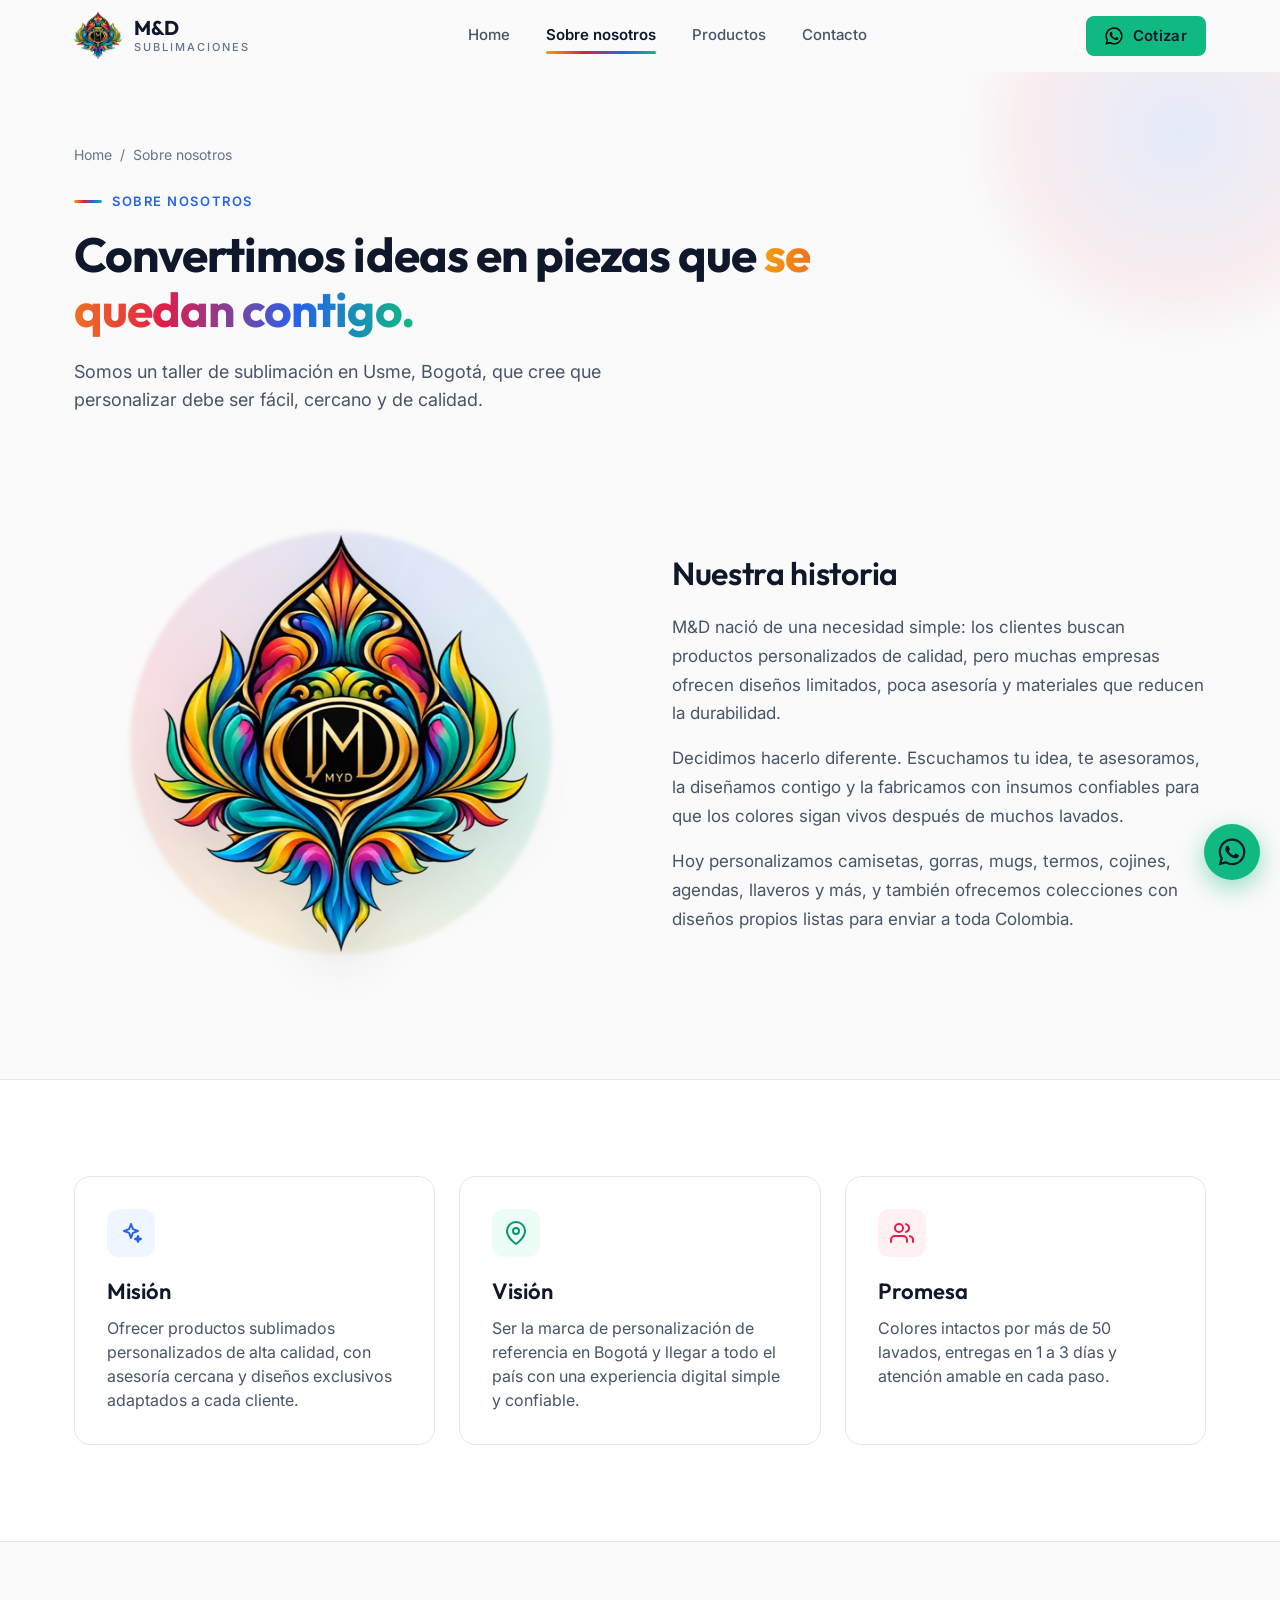
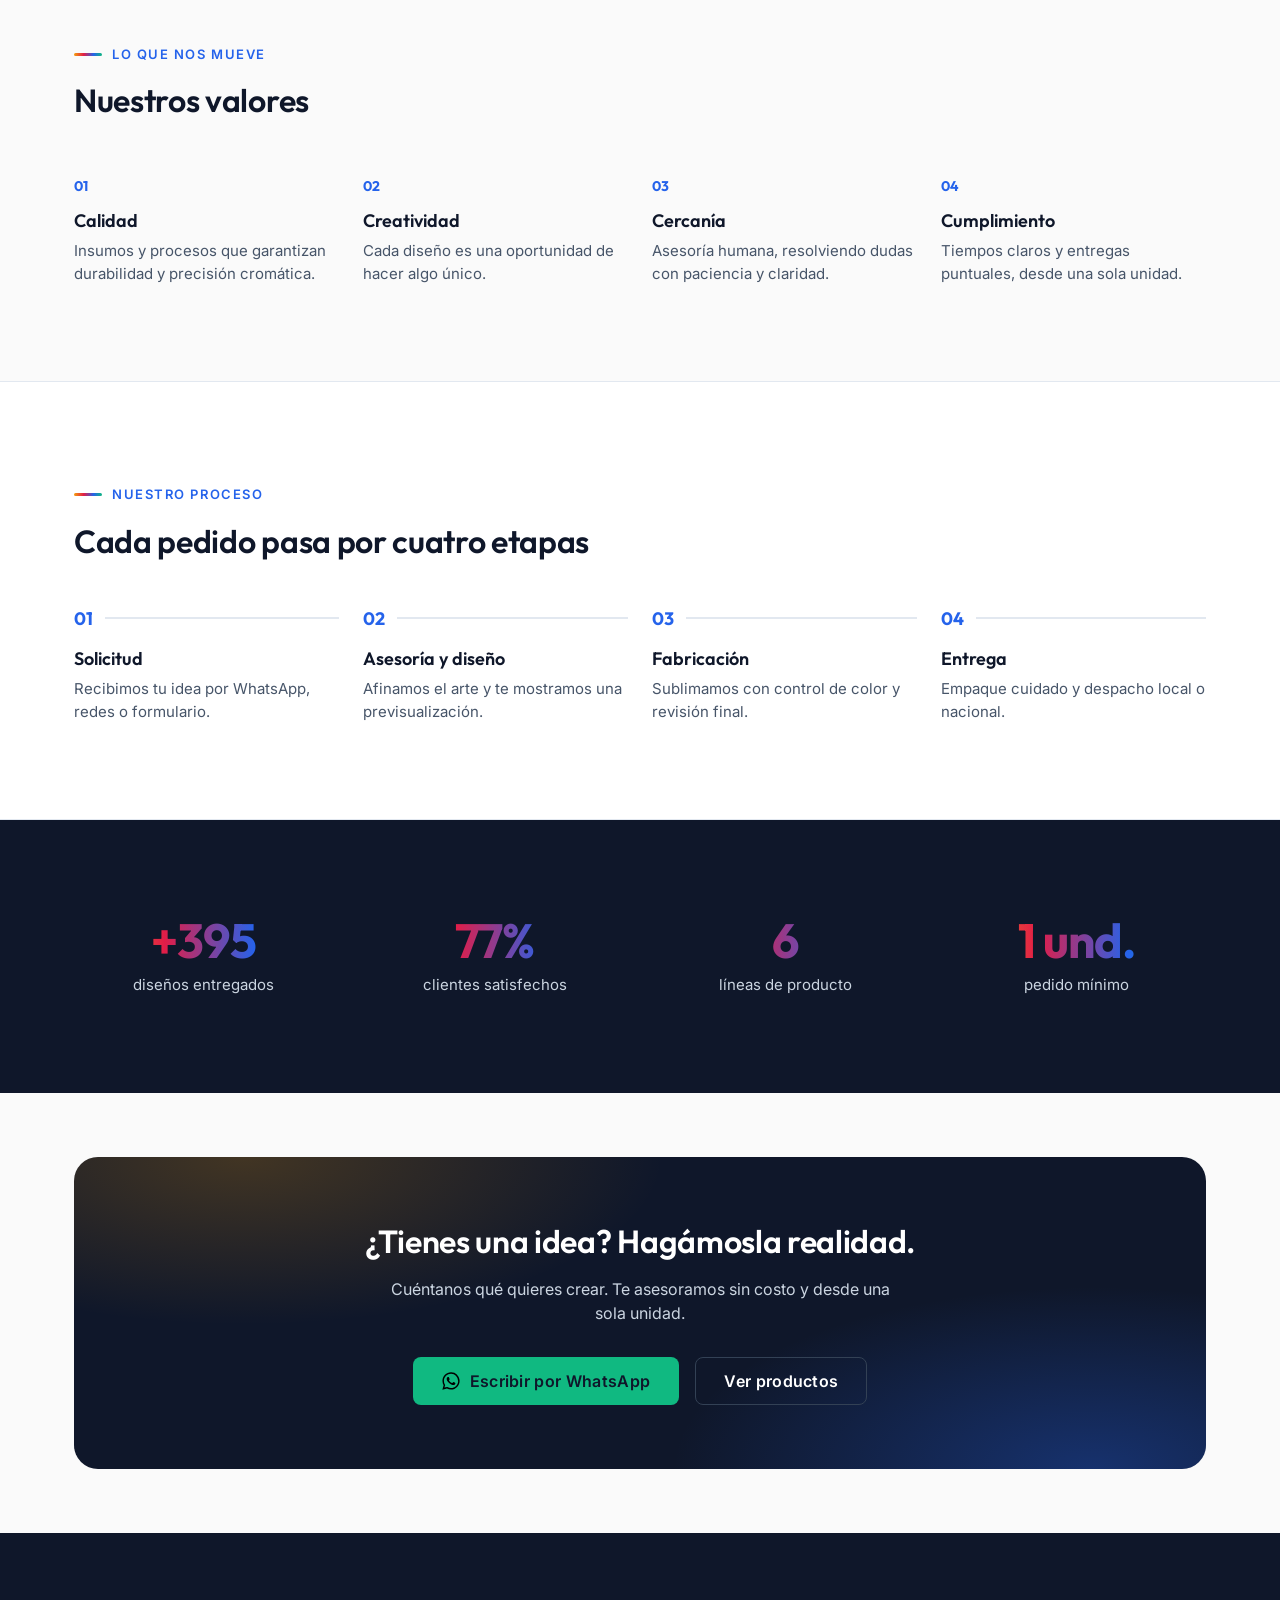
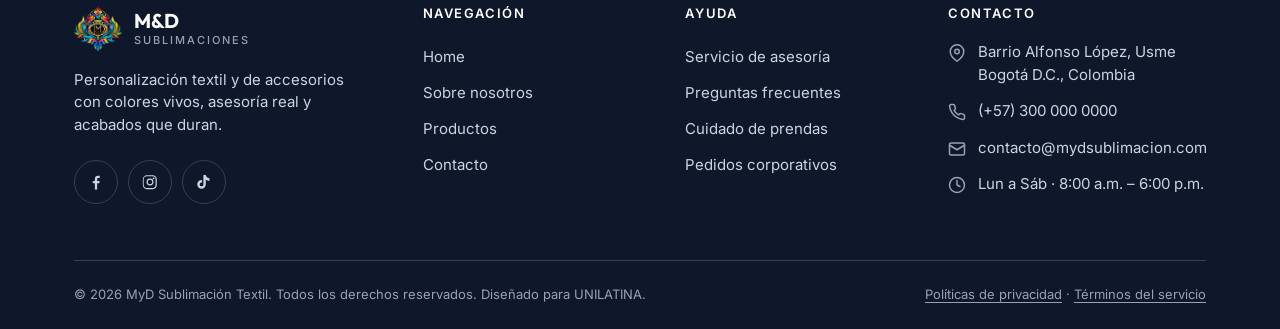
<file: sobre-nosotros.html>
<!DOCTYPE html>
<html lang="es">
<head>
<meta charset="UTF-8">
<meta name="viewport" content="width=device-width, initial-scale=1">
<title>Sobre nosotros | MyD Sublimación Textil en Bogotá</title>
<meta name="description" content="Conoce a MyD: taller de sublimación en Usme, Bogotá. Diseños exclusivos, asesoría personalizada y calidad que no se borra.">
<meta name="theme-color" content="#FAFAFA">
<meta property="og:title" content="Sobre nosotros | MyD Sublimación Textil en Bogotá">
<meta property="og:description" content="Conoce a MyD: taller de sublimación en Usme, Bogotá. Diseños exclusivos, asesoría personalizada y calidad que no se borra.">
<meta property="og:type" content="website">
<link rel="icon" type="image/png" href="assets/img/favicon.png">
<link rel="preconnect" href="https://fonts.googleapis.com">
<link rel="preconnect" href="https://fonts.gstatic.com" crossorigin>
<link href="https://fonts.googleapis.com/css2?family=Inter:wght@400;500;600;700&family=Outfit:wght@600;700&display=swap" rel="stylesheet">
<link rel="stylesheet" href="css/styles.css">
</head>
<body>
<a class="skip-link" href="#main">Saltar al contenido</a>
<header class="site-header">
  <div class="container header-inner">
    <a class="brand" href="index.html" aria-label="M&amp;D Sublimaciones — Inicio">
      <img src="assets/img/logo.webp" width="48" height="48" alt="">
      <span class="brand-name">M&amp;D<small>Sublimaciones</small></span>
    </a>
    <nav class="site-nav" id="site-nav" aria-label="Principal">
      <ul class="nav-list"><li><a class="nav-link" href="index.html">Home</a></li><li><a class="nav-link" href="sobre-nosotros.html" aria-current="page">Sobre nosotros</a></li><li><a class="nav-link" href="productos.html">Productos</a></li><li><a class="nav-link" href="contacto.html">Contacto</a></li></ul>
      <a class="btn btn--whatsapp btn--mobile" href="https://wa.me/573000000000?text=Hola%20M%26D%2C%20quiero%20cotizar%20un%20producto%20personalizado." data-wa="Hola M&D, quiero cotizar un producto personalizado." target="_blank" rel="noopener"><svg viewBox="0 0 24 24" aria-hidden="true"><path d="M17.5 14.4c-.3-.15-1.76-.87-2.03-.97-.27-.1-.47-.15-.67.15-.2.3-.77.97-.94 1.17-.17.2-.35.22-.65.07a8.1 8.1 0 01-2.4-1.48 9 9 0 01-1.66-2.07c-.17-.3 0-.46.13-.6.14-.13.3-.35.45-.52.15-.18.2-.3.3-.5.1-.2.05-.37-.02-.52-.08-.15-.67-1.62-.92-2.22-.24-.58-.49-.5-.67-.5h-.57c-.2 0-.52.07-.8.37-.27.3-1.04 1.02-1.04 2.48s1.07 2.88 1.22 3.08c.15.2 2.1 3.2 5.08 4.49.71.3 1.26.49 1.7.63.71.23 1.36.2 1.87.12.57-.08 1.76-.72 2-1.41.25-.7.25-1.29.17-1.41-.07-.13-.27-.2-.57-.35zM12.04 21.8h-.01a9.9 9.9 0 01-5.03-1.38l-.36-.21-3.74.98 1-3.65-.24-.37a9.88 9.88 0 01-1.51-5.26c0-5.45 4.44-9.88 9.9-9.88 2.64 0 5.12 1.03 6.99 2.9a9.82 9.82 0 012.9 6.99c0 5.45-4.44 9.88-9.9 9.88zM20.5 3.46A11.8 11.8 0 0012.04 0C5.5 0 .16 5.33.16 11.88c0 2.09.55 4.14 1.59 5.95L0 24l6.34-1.66a11.87 11.87 0 005.7 1.45h.01c6.54 0 11.88-5.33 11.88-11.89 0-3.17-1.23-6.15-3.43-8.4z" transform="scale(.96) translate(.5 .5)"/></svg> Cotizar por WhatsApp</a>
    </nav>
    <div class="header-actions">
      <a class="btn btn--whatsapp btn--sm" href="https://wa.me/573000000000?text=Hola%20M%26D%2C%20quiero%20cotizar%20un%20producto%20personalizado." data-wa="Hola M&D, quiero cotizar un producto personalizado." target="_blank" rel="noopener"><svg viewBox="0 0 24 24" aria-hidden="true"><path d="M17.5 14.4c-.3-.15-1.76-.87-2.03-.97-.27-.1-.47-.15-.67.15-.2.3-.77.97-.94 1.17-.17.2-.35.22-.65.07a8.1 8.1 0 01-2.4-1.48 9 9 0 01-1.66-2.07c-.17-.3 0-.46.13-.6.14-.13.3-.35.45-.52.15-.18.2-.3.3-.5.1-.2.05-.37-.02-.52-.08-.15-.67-1.62-.92-2.22-.24-.58-.49-.5-.67-.5h-.57c-.2 0-.52.07-.8.37-.27.3-1.04 1.02-1.04 2.48s1.07 2.88 1.22 3.08c.15.2 2.1 3.2 5.08 4.49.71.3 1.26.49 1.7.63.71.23 1.36.2 1.87.12.57-.08 1.76-.72 2-1.41.25-.7.25-1.29.17-1.41-.07-.13-.27-.2-.57-.35zM12.04 21.8h-.01a9.9 9.9 0 01-5.03-1.38l-.36-.21-3.74.98 1-3.65-.24-.37a9.88 9.88 0 01-1.51-5.26c0-5.45 4.44-9.88 9.9-9.88 2.64 0 5.12 1.03 6.99 2.9a9.82 9.82 0 012.9 6.99c0 5.45-4.44 9.88-9.9 9.88zM20.5 3.46A11.8 11.8 0 0012.04 0C5.5 0 .16 5.33.16 11.88c0 2.09.55 4.14 1.59 5.95L0 24l6.34-1.66a11.87 11.87 0 005.7 1.45h.01c6.54 0 11.88-5.33 11.88-11.89 0-3.17-1.23-6.15-3.43-8.4z" transform="scale(.96) translate(.5 .5)"/></svg> Cotizar</a>
      <button class="nav-toggle" type="button" aria-expanded="false" aria-controls="site-nav" aria-label="Abrir menú"><span class="bars"></span></button>
    </div>
  </div>
</header>
<main id="main">

<section class="page-hero">
  <div class="container">
    <nav class="breadcrumb" aria-label="Migas de pan"><a href="index.html">Home</a><span aria-hidden="true">/</span><span>Sobre nosotros</span></nav>
    <span class="eyebrow">Sobre nosotros</span>
    <h1>Convertimos ideas en piezas que <span class="text-gradient">se quedan contigo.</span></h1>
    <p class="lead">Somos un taller de sublimación en Usme, Bogotá, que cree que personalizar debe ser fácil, cercano y de calidad.</p>
  </div>
</section>

<section class="section" style="padding-top:32px">
  <div class="container about-grid">
    <div class="about-art reveal"><img src="assets/img/logo.webp" width="420" height="417" alt="Logo de M&amp;D Sublimaciones" loading="lazy"></div>
    <div class="prose reveal">
      <h2 style="margin-bottom:20px">Nuestra historia</h2>
      <p>M&amp;D nació de una necesidad simple: los clientes buscan productos personalizados de calidad, pero muchas empresas ofrecen diseños limitados, poca asesoría y materiales que reducen la durabilidad.</p>
      <p>Decidimos hacerlo diferente. Escuchamos tu idea, te asesoramos, la diseñamos contigo y la fabricamos con insumos confiables para que los colores sigan vivos después de muchos lavados.</p>
      <p>Hoy personalizamos camisetas, gorras, mugs, termos, cojines, agendas, llaveros y más, y también ofrecemos colecciones con diseños propios listas para enviar a toda Colombia.</p>
    </div>
  </div>
</section>

<section class="section section--surface" aria-labelledby="mv-t">
  <div class="container">
    <h2 id="mv-t" class="sr-only">Misión y visión</h2>
    <div class="mv-grid">
      <div class="mv-card reveal"><div class="icon-box"><svg viewBox="0 0 24 24" fill="none" stroke="currentColor" stroke-width="2" stroke-linecap="round" stroke-linejoin="round" aria-hidden="true"><path d="M12 3l1.9 5.1L19 10l-5.1 1.9L12 17l-1.9-5.1L5 10l5.1-1.9z"/><path d="M19 15l.8 2.2L22 18l-2.2.8L19 21l-.8-2.2L16 18l2.2-.8z"/></svg></div><h3>Misión</h3><p>Ofrecer productos sublimados personalizados de alta calidad, con asesoría cercana y diseños exclusivos adaptados a cada cliente.</p></div>
      <div class="mv-card reveal"><div class="icon-box icon-box--green"><svg viewBox="0 0 24 24" fill="none" stroke="currentColor" stroke-width="2" stroke-linecap="round" stroke-linejoin="round" aria-hidden="true"><path d="M21 10c0 7-9 13-9 13s-9-6-9-13a9 9 0 0118 0z"/><circle cx="12" cy="10" r="3"/></svg></div><h3>Visión</h3><p>Ser la marca de personalización de referencia en Bogotá y llegar a todo el país con una experiencia digital simple y confiable.</p></div>
      <div class="mv-card reveal"><div class="icon-box icon-box--red"><svg viewBox="0 0 24 24" fill="none" stroke="currentColor" stroke-width="2" stroke-linecap="round" stroke-linejoin="round" aria-hidden="true"><path d="M17 21v-2a4 4 0 00-4-4H5a4 4 0 00-4 4v2"/><circle cx="9" cy="7" r="4"/><path d="M23 21v-2a4 4 0 00-3-3.87"/><path d="M16 3.13a4 4 0 010 7.75"/></svg></div><h3>Promesa</h3><p>Colores intactos por más de 50 lavados, entregas en 1 a 3 días y atención amable en cada paso.</p></div>
    </div>
  </div>
</section>

<section class="section" aria-labelledby="val-t">
  <div class="container">
    <div class="section-head reveal"><span class="eyebrow">Lo que nos mueve</span><h2 id="val-t">Nuestros valores</h2></div>
    <div class="values">
      <div class="reveal"><div class="value-num">01</div><h3>Calidad</h3><p>Insumos y procesos que garantizan durabilidad y precisión cromática.</p></div>
      <div class="reveal"><div class="value-num">02</div><h3>Creatividad</h3><p>Cada diseño es una oportunidad de hacer algo único.</p></div>
      <div class="reveal"><div class="value-num">03</div><h3>Cercanía</h3><p>Asesoría humana, resolviendo dudas con paciencia y claridad.</p></div>
      <div class="reveal"><div class="value-num">04</div><h3>Cumplimiento</h3><p>Tiempos claros y entregas puntuales, desde una sola unidad.</p></div>
    </div>
  </div>
</section>

<section class="section section--surface" aria-labelledby="proc2-t">
  <div class="container">
    <div class="section-head reveal"><span class="eyebrow">Nuestro proceso</span><h2 id="proc2-t">Cada pedido pasa por cuatro etapas</h2></div>
    <div class="steps">
      <div class="step reveal"><h3>Solicitud</h3><p>Recibimos tu idea por WhatsApp, redes o formulario.</p></div>
      <div class="step reveal"><h3>Asesoría y diseño</h3><p>Afinamos el arte y te mostramos una previsualización.</p></div>
      <div class="step reveal"><h3>Fabricación</h3><p>Sublimamos con control de color y revisión final.</p></div>
      <div class="step reveal"><h3>Entrega</h3><p>Empaque cuidado y despacho local o nacional.</p></div>
    </div>
  </div>
</section>

<section class="section section--dark">
  <div class="container"><div class="stats">
    <div class="stat reveal"><b data-count="500" data-prefix="+">+500</b><span>diseños entregados</span></div>
    <div class="stat reveal"><b data-count="98" data-suffix="%">98%</b><span>clientes satisfechos</span></div>
    <div class="stat reveal"><b data-count="8" data-suffix="">8</b><span>líneas de producto</span></div>
    <div class="stat reveal"><b data-count="1" data-suffix=" und.">1 und.</b><span>pedido mínimo</span></div>
  </div></div>
</section>
<section class="section--tight"><div class="container"><div class="cta-band reveal">
  <h2>¿Tienes una idea? Hagámosla realidad.</h2>
  <p>Cuéntanos qué quieres crear. Te asesoramos sin costo y desde una sola unidad.</p>
  <div class="cta-actions">
    <a class="btn btn--whatsapp" href="https://wa.me/573000000000?text=Hola%20M%26D%2C%20quiero%20asesor%C3%ADa%20de%20dise%C3%B1o." data-wa="Hola M&D, quiero asesoría de diseño." target="_blank" rel="noopener"><svg viewBox="0 0 24 24" aria-hidden="true"><path d="M17.5 14.4c-.3-.15-1.76-.87-2.03-.97-.27-.1-.47-.15-.67.15-.2.3-.77.97-.94 1.17-.17.2-.35.22-.65.07a8.1 8.1 0 01-2.4-1.48 9 9 0 01-1.66-2.07c-.17-.3 0-.46.13-.6.14-.13.3-.35.45-.52.15-.18.2-.3.3-.5.1-.2.05-.37-.02-.52-.08-.15-.67-1.62-.92-2.22-.24-.58-.49-.5-.67-.5h-.57c-.2 0-.52.07-.8.37-.27.3-1.04 1.02-1.04 2.48s1.07 2.88 1.22 3.08c.15.2 2.1 3.2 5.08 4.49.71.3 1.26.49 1.7.63.71.23 1.36.2 1.87.12.57-.08 1.76-.72 2-1.41.25-.7.25-1.29.17-1.41-.07-.13-.27-.2-.57-.35zM12.04 21.8h-.01a9.9 9.9 0 01-5.03-1.38l-.36-.21-3.74.98 1-3.65-.24-.37a9.88 9.88 0 01-1.51-5.26c0-5.45 4.44-9.88 9.9-9.88 2.64 0 5.12 1.03 6.99 2.9a9.82 9.82 0 012.9 6.99c0 5.45-4.44 9.88-9.9 9.88zM20.5 3.46A11.8 11.8 0 0012.04 0C5.5 0 .16 5.33.16 11.88c0 2.09.55 4.14 1.59 5.95L0 24l6.34-1.66a11.87 11.87 0 005.7 1.45h.01c6.54 0 11.88-5.33 11.88-11.89 0-3.17-1.23-6.15-3.43-8.4z" transform="scale(.96) translate(.5 .5)"/></svg> Escribir por WhatsApp</a>
    <a class="btn btn--ghost-dark" href="productos.html">Ver productos</a>
  </div>
</div></div></section>

</main>
<footer class="site-footer">
  <div class="container">
    <div class="footer-grid">
      <div class="footer-brand">
        <a class="brand" href="index.html"><img src="assets/img/logo.webp" width="48" height="48" alt=""><span class="brand-name">M&amp;D<small>Sublimaciones</small></span></a>
        <p>Personalización textil y de accesorios con colores vivos, asesoría real y acabados que duran.</p>
        <div class="socials">
          <a href="https://facebook.com/" target="_blank" rel="noopener" aria-label="Facebook"><svg viewBox="0 0 24 24" aria-hidden="true"><path d="M13.5 22v-8.2h2.8l.5-3.3h-3.3V8.4c0-.95.4-1.7 1.8-1.7H17V3.8A22 22 0 0014.6 3.7c-2.5 0-4.1 1.5-4.1 4.2v2.6H7.7v3.3h2.8V22z"/></svg></a>
          <a href="https://instagram.com/" target="_blank" rel="noopener" aria-label="Instagram"><svg viewBox="0 0 24 24" aria-hidden="true"><path d="M12 7.4A4.6 4.6 0 1016.6 12 4.6 4.6 0 0012 7.4zm0 7.6a3 3 0 113-3 3 3 0 01-3 3zm5.9-7.8a1.1 1.1 0 11-1.1-1.1 1.1 1.1 0 011.1 1.1zM21 8.5a5.4 5.4 0 00-1.5-3.9A5.4 5.4 0 0015.6 3c-1.5-.1-6.2-.1-7.7 0a5.4 5.4 0 00-3.9 1.5A5.4 5.4 0 002.5 8.4c-.1 1.5-.1 6.2 0 7.7a5.4 5.4 0 001.5 3.9 5.4 5.4 0 003.9 1.5c1.5.1 6.2.1 7.7 0a5.4 5.4 0 003.9-1.5 5.4 5.4 0 001.5-3.9c.1-1.5.1-6.2 0-7.6zm-2 9.3a3.2 3.2 0 01-1.8 1.8c-1.3.5-4.3.4-5.7.4s-4.4.1-5.7-.4a3.2 3.2 0 01-1.8-1.8c-.5-1.3-.4-4.3-.4-5.7s-.1-4.400.4-5.700a3.200 3.200 0 011.800-1.800c1.300-.5 4.300-.4 5.700-.4s4.400-.1 5.700.4a3.200 3.200 0 011.800 1.800c.5 1.300.4 4.300.4 5.700s.100 4.400-.4 5.700z"/></svg></a>
          <a href="https://tiktok.com/" target="_blank" rel="noopener" aria-label="TikTok"><svg viewBox="0 0 24 24" aria-hidden="true"><path d="M19.6 7.2a5.3 5.3 0 01-3.2-1.1 5.3 5.3 0 01-2-3.3h-3.2v12.4a2.5 2.5 0 11-2.5-2.5c.25 0 .5.04.7.1V9.5a5.8 5.8 0 00-.7-.05 5.7 5.7 0 105.7 5.7V9.1a8.5 8.5 0 004.9 1.5V7.2z"/></svg></a>
        </div>
      </div>
      <div>
        <h3>Navegación</h3>
        <ul class="footer-links">
          <li><a href="index.html">Home</a></li><li><a href="sobre-nosotros.html">Sobre nosotros</a></li>
          <li><a href="productos.html">Productos</a></li><li><a href="contacto.html">Contacto</a></li>
        </ul>
      </div>
      <div>
        <h3>Ayuda</h3>
        <ul class="footer-links">
          <li><a href="contacto.html#asesoria">Servicio de asesoría</a></li>
          <li><a href="index.html#faq">Preguntas frecuentes</a></li>
          <li><a href="index.html#faq">Cuidado de prendas</a></li>
          <li><a href="productos.html#empresas">Pedidos corporativos</a></li>
        </ul>
      </div>
      <div>
        <h3>Contacto</h3>
        <ul class="footer-contact">
          <li><svg viewBox="0 0 24 24" fill="none" stroke="currentColor" stroke-width="2" stroke-linecap="round" stroke-linejoin="round" aria-hidden="true"><path d="M21 10c0 7-9 13-9 13s-9-6-9-13a9 9 0 0118 0z"/><circle cx="12" cy="10" r="3"/></svg><span>Barrio Alfonso López, Usme<br>Bogotá D.C., Colombia</span></li>
          <li><svg viewBox="0 0 24 24" fill="none" stroke="currentColor" stroke-width="2" stroke-linecap="round" stroke-linejoin="round" aria-hidden="true"><path d="M22 16.92v3a2 2 0 01-2.18 2 19.8 19.8 0 01-8.63-3.07 19.5 19.5 0 01-6-6 19.8 19.8 0 01-3.07-8.67A2 2 0 014.11 2h3a2 2 0 012 1.72c.13.96.36 1.9.7 2.81a2 2 0 01-.45 2.11L8.09 9.91a16 16 0 006 6l1.27-1.27a2 2 0 012.11-.45c.9.34 1.85.57 2.81.7A2 2 0 0122 16.92z"/></svg><a href="tel:+573000000000">(+57) 300 000 0000</a></li>
          <li><svg viewBox="0 0 24 24" fill="none" stroke="currentColor" stroke-width="2" stroke-linecap="round" stroke-linejoin="round" aria-hidden="true"><rect x="2" y="4" width="20" height="16" rx="2"/><path d="M22 7l-10 6L2 7"/></svg><a href="mailto:contacto@mydsublimacion.com">contacto@mydsublimacion.com</a></li>
          <li><svg viewBox="0 0 24 24" fill="none" stroke="currentColor" stroke-width="2" stroke-linecap="round" stroke-linejoin="round" aria-hidden="true"><circle cx="12" cy="12" r="10"/><path d="M12 6v6l4 2"/></svg><span>Lun a Sáb · 8:00 a.m. – 6:00 p.m.</span></li>
        </ul>
      </div>
    </div>
    <div class="footer-bottom">
      <span>© <span data-year>2026</span> MyD Sublimación Textil. Todos los derechos reservados. Diseñado para UNILATINA.</span>
      <span><a href="#">Políticas de privacidad</a> · <a href="#">Términos del servicio</a></span>
    </div>
  </div>
</footer>
<a class="wa-float" href="https://wa.me/573000000000?text=Hola%20M%26D%2C%20quiero%20informaci%C3%B3n." data-wa="Hola M&D, quiero información." target="_blank" rel="noopener" aria-label="Escríbenos por WhatsApp"><svg viewBox="0 0 24 24" aria-hidden="true"><path d="M17.5 14.4c-.3-.15-1.76-.87-2.03-.97-.27-.1-.47-.15-.67.15-.2.3-.77.97-.94 1.17-.17.2-.35.22-.65.07a8.1 8.1 0 01-2.4-1.48 9 9 0 01-1.66-2.07c-.17-.3 0-.46.13-.6.14-.13.3-.35.45-.52.15-.18.2-.3.3-.5.1-.2.05-.37-.02-.52-.08-.15-.67-1.62-.92-2.22-.24-.58-.49-.5-.67-.5h-.57c-.2 0-.52.07-.8.37-.27.3-1.04 1.02-1.04 2.48s1.07 2.88 1.22 3.08c.15.2 2.1 3.2 5.08 4.49.71.3 1.26.49 1.7.63.71.23 1.36.2 1.87.12.57-.08 1.76-.72 2-1.41.25-.7.25-1.29.17-1.41-.07-.13-.27-.2-.57-.35zM12.04 21.8h-.01a9.9 9.9 0 01-5.03-1.38l-.36-.21-3.74.98 1-3.65-.24-.37a9.88 9.88 0 01-1.51-5.26c0-5.45 4.44-9.88 9.9-9.88 2.64 0 5.12 1.03 6.99 2.9a9.82 9.82 0 012.9 6.99c0 5.45-4.44 9.88-9.9 9.88zM20.5 3.46A11.8 11.8 0 0012.04 0C5.5 0 .16 5.33.16 11.88c0 2.09.55 4.14 1.59 5.95L0 24l6.34-1.66a11.87 11.87 0 005.7 1.45h.01c6.54 0 11.88-5.33 11.88-11.89 0-3.17-1.23-6.15-3.43-8.4z" transform="scale(.96) translate(.5 .5)"/></svg></a>
<script src="js/main.js" defer></script>
</body>
</html>
</file>
<file: css/styles.css>
/* ==========================================================
   M&D SUBLIMACIONES — Hoja de estilos principal
   Sistema de diseño: Taller 2 (colores) + Informe UX/UI (tipografía)
   ========================================================== */

:root {
  /* Fondos y superficies */
  --bg-canvas: #FAFAFA;
  --bg-surface: #FFFFFF;
  --bg-surface-dark: #0F172A;
  --bg-soft: #F1F5F9;

  /* Texto */
  --text-primary: #0F172A;
  --text-secondary: #475569;
  --text-muted: #64748B;
  --text-on-dark: #FFFFFF;

  /* Bordes */
  --border-color: #E2E8F0;
  --border-dark: #334155;

  /* Acentos */
  --accent-primary: #2563EB;
  --accent-primary-hover: #1D4ED8;
  --accent-success: #10B981;
  --accent-success-hover: #059669;
  --accent-highlight: #E11D48;
  --accent-highlight-hover: #BE123C;
  --star: #F59E0B;

  /* Tipografía */
  --font-heading: 'Outfit', -apple-system, BlinkMacSystemFont, 'Segoe UI', Roboto, sans-serif;
  --font-body: 'Inter', -apple-system, BlinkMacSystemFont, 'Segoe UI', Roboto, sans-serif;

  /* Sombras */
  --shadow-sm: 0 1px 2px 0 rgba(15, 23, 42, 0.05);
  --shadow-md: 0 4px 6px -1px rgba(15, 23, 42, 0.1), 0 2px 4px -1px rgba(15, 23, 42, 0.06);
  --shadow-lg: 0 10px 15px -3px rgba(15, 23, 42, 0.1), 0 4px 6px -2px rgba(15, 23, 42, 0.05);

  /* Layout */
  --header-h: 72px;
  --container: 1180px;
  --gutter: 24px;
  --radius: 8px;
  --radius-lg: 16px;
  --ease: cubic-bezier(0.16, 1, 0.3, 1);

  /* Gradiente de marca (inspirado en el logo) */
  --brand-gradient: linear-gradient(90deg, #F59E0B, #E11D48 35%, #2563EB 70%, #10B981);
}

/* ---------- Reset ---------- */
*, *::before, *::after { box-sizing: border-box; }
html { scroll-behavior: smooth; scroll-padding-top: calc(var(--header-h) + 16px); -webkit-text-size-adjust: 100%; }
body {
  margin: 0;
  font-family: var(--font-body);
  font-size: 1rem;
  line-height: 1.5;
  color: var(--text-primary);
  background: var(--bg-canvas);
  -webkit-font-smoothing: antialiased;
}
img, svg { display: block; max-width: 100%; }
a { color: var(--accent-primary); text-decoration: none; }
a:hover { color: var(--accent-primary-hover); }
h1, h2, h3, h4 { font-family: var(--font-heading); margin: 0; color: var(--text-primary); }
p { margin: 0; }
ul { margin: 0; padding: 0; list-style: none; }
button, input, select, textarea { font: inherit; color: inherit; }
button { cursor: pointer; }

:focus-visible { outline: 3px solid var(--accent-primary); outline-offset: 3px; border-radius: 4px; }

.sr-only {
  position: absolute; width: 1px; height: 1px; padding: 0; margin: -1px;
  overflow: hidden; clip: rect(0,0,0,0); white-space: nowrap; border: 0;
}
.skip-link {
  position: absolute; left: 16px; top: -64px; z-index: 200;
  background: var(--bg-surface-dark); color: #fff; padding: 12px 20px; border-radius: var(--radius);
  font-weight: 600; transition: top .2s;
}
.skip-link:focus { top: 12px; color: #fff; }

.container { width: 100%; max-width: var(--container); margin-inline: auto; padding-inline: var(--gutter); }
.section { padding-block: 96px; }
.section--tight { padding-block: 64px; }
.section--surface { background: var(--bg-surface); border-block: 1px solid var(--border-color); }
.section--dark { background: var(--bg-surface-dark); color: var(--text-on-dark); }
.section--dark h2, .section--dark h3 { color: var(--text-on-dark); }

/* ---------- Tipografía ---------- */
h1, .h1 { font-size: 3rem; font-weight: 700; line-height: 1.15; letter-spacing: -0.02em; }
h2, .h2 { font-size: 2rem; font-weight: 600; line-height: 1.25; letter-spacing: -0.01em; }
h3, .h3 { font-size: 1.375rem; font-weight: 600; line-height: 1.3; }
.lead { font-size: 1.125rem; line-height: 1.6; color: var(--text-secondary); }
.caption { font-size: .875rem; font-weight: 500; line-height: 1.4; letter-spacing: .01em; color: var(--text-muted); }
.eyebrow {
  display: inline-flex; align-items: center; gap: 10px;
  font-size: .8125rem; font-weight: 600; letter-spacing: .12em; text-transform: uppercase;
  color: var(--accent-primary); margin-bottom: 16px;
}
.eyebrow::before { content: ""; width: 28px; height: 3px; border-radius: 2px; background: var(--brand-gradient); }
.section-head { max-width: 640px; margin-bottom: 56px; }
.section-head--center { margin-inline: auto; text-align: center; }
.section-head--center .eyebrow { justify-content: center; }
.section-head p { margin-top: 16px; }
.text-gradient {
  background: var(--brand-gradient); -webkit-background-clip: text; background-clip: text;
  color: transparent; -webkit-text-fill-color: transparent;
}

/* ---------- Botones ---------- */
.btn {
  display: inline-flex; align-items: center; justify-content: center; gap: 10px;
  min-height: 48px; padding: 14px 28px; border-radius: var(--radius); border: 1.5px solid transparent;
  font-family: var(--font-body); font-size: 1rem; font-weight: 600; line-height: 1; letter-spacing: .02em;
  cursor: pointer; text-decoration: none;
  transition: transform .3s var(--ease), background-color .2s, border-color .2s, box-shadow .2s;
}
.btn svg { width: 18px; height: 18px; flex: none; }
.btn:hover { transform: translateY(-2px); }
.btn--primary { background: var(--accent-primary); color: var(--text-on-dark); box-shadow: 0 4px 14px rgba(37, 99, 235, 0.3); }
.btn--primary:hover { background: var(--accent-primary-hover); color: #fff; }
.btn--secondary { background: var(--bg-surface); color: var(--text-primary); border-color: var(--border-color); }
.btn--secondary:hover { border-color: #94A3B8; background: #F8FAFC; color: var(--text-primary); }
/* Texto oscuro sobre verde: 6.9:1 (el blanco sobre #10B981 no pasa AA) */
.btn--whatsapp { background: var(--accent-success); color: var(--text-primary); }
.btn--whatsapp:hover { background: var(--accent-success-hover); color: #fff; }
.btn--light { background: #fff; color: var(--text-primary); }
.btn--light:hover { background: #F1F5F9; color: var(--text-primary); }
.btn--ghost-dark { background: transparent; color: #fff; border-color: var(--border-dark); }
.btn--ghost-dark:hover { border-color: #fff; color: #fff; }
.btn--sm { min-height: 40px; padding: 10px 18px; font-size: .9375rem; }
.btn--block { width: 100%; }

/* ---------- Header ---------- */
.site-header {
  position: sticky; top: 0; z-index: 100; height: var(--header-h);
  background: rgba(250, 250, 250, 0.88); backdrop-filter: saturate(160%) blur(14px); -webkit-backdrop-filter: saturate(160%) blur(14px);
  border-bottom: 1px solid transparent; transition: border-color .2s, box-shadow .2s;
}
.site-header.is-scrolled { border-bottom-color: var(--border-color); box-shadow: var(--shadow-sm); }
.header-inner { height: 100%; display: flex; align-items: center; justify-content: space-between; gap: 24px; }
.brand { display: flex; align-items: center; gap: 12px; min-height: 48px; color: var(--text-primary); }
.brand:hover { color: var(--text-primary); }
.brand img { width: 48px; height: 48px; object-fit: contain; }
.brand-name { font-family: var(--font-heading); font-weight: 700; font-size: 1.25rem; letter-spacing: -0.01em; line-height: 1; }
.brand-name small { display: block; margin-top: 4px; font-family: var(--font-body); font-weight: 500; font-size: .6875rem; letter-spacing: .18em; text-transform: uppercase; color: var(--text-muted); }

.nav-list { display: flex; align-items: center; gap: 4px; }
.nav-link {
  position: relative; display: inline-flex; align-items: center; min-height: 44px; padding: 8px 16px;
  font-weight: 500; font-size: .9375rem; color: var(--text-secondary); border-radius: var(--radius);
  transition: color .2s, background-color .2s;
}
.nav-link:hover { color: var(--text-primary); background: var(--bg-soft); }
.nav-link[aria-current="page"] { color: var(--text-primary); font-weight: 600; }
.nav-link[aria-current="page"]::after {
  content: ""; position: absolute; left: 16px; right: 16px; bottom: 4px; height: 3px; border-radius: 2px; background: var(--brand-gradient);
}
.header-actions { display: flex; align-items: center; gap: 12px; }
.nav-toggle {
  display: none; width: 48px; height: 48px; align-items: center; justify-content: center;
  background: var(--bg-surface); border: 1.5px solid var(--border-color); border-radius: var(--radius);
}
.nav-toggle .bars, .nav-toggle .bars::before, .nav-toggle .bars::after {
  display: block; width: 20px; height: 2px; background: var(--text-primary); border-radius: 2px; transition: transform .3s var(--ease), opacity .2s;
}
.nav-toggle .bars { position: relative; }
.nav-toggle .bars::before, .nav-toggle .bars::after { content: ""; position: absolute; left: 0; }
.nav-toggle .bars::before { top: -6px; }
.nav-toggle .bars::after { top: 6px; }
.nav-toggle[aria-expanded="true"] .bars { background: transparent; }
.nav-toggle[aria-expanded="true"] .bars::before { transform: translateY(6px) rotate(45deg); }
.nav-toggle[aria-expanded="true"] .bars::after { transform: translateY(-6px) rotate(-45deg); }

/* ---------- Hero ---------- */
.hero { position: relative; overflow: hidden; padding-block: 56px 88px; }
.hero::before {
  content: ""; position: absolute; inset: -20% -10% auto auto; width: 620px; height: 620px; border-radius: 50%; z-index: 0;
  background: radial-gradient(circle at 30% 30%, rgba(245,158,11,.14), rgba(225,29,72,.08) 40%, rgba(37,99,235,.08) 65%, transparent 70%);
  filter: blur(8px);
}
.hero-grid { position: relative; z-index: 1; display: grid; grid-template-columns: 1fr 1fr; gap: 64px; align-items: center; }
.hero h1 { max-width: 640px; }
.hero h1 .mark {
  background: var(--brand-gradient) no-repeat 0 92% / 100% 6px; padding-bottom: 4px;
}
.hero-lead { max-width: 540px; margin-top: 24px; margin-bottom: 24px; font-size: 1.125rem; line-height: 1.6; color: var(--text-secondary); }
.hero-actions { display: flex; flex-direction: row; flex-wrap: wrap; gap: 16px; align-items: flex-start; }
.hero-primary { display: flex; flex-direction: column; gap: 10px; }
.hero-micro { font-size: .75rem; font-weight: 500; color: var(--text-muted); }
.hero-b2b { display: inline-block; margin-top: 16px; font-size: .875rem; font-weight: 500; color: var(--accent-primary); }
.hero-b2b strong { font-weight: 700; }
.hero-trust { margin-top: 32px; padding-top: 28px; border-top: 1px solid var(--border-color); display: flex; flex-direction: column; gap: 16px; }
.rating { display: flex; align-items: center; gap: 12px; font-size: .8125rem; color: #334155; }
.rating strong { font-weight: 700; }
.avatars { display: flex; }
.avatars span {
  width: 32px; height: 32px; border-radius: 50%; border: 2px solid var(--bg-canvas); margin-left: -8px;
  display: grid; place-items: center; font-size: .6875rem; font-weight: 700; color: #fff;
}
.avatars span:first-child { margin-left: 0; background: #2563EB; }
.avatars span:nth-child(2) { background: #E11D48; }
.avatars span:nth-child(3) { background: #0F172A; }
.stars { display: inline-flex; gap: 2px; color: var(--star); }
.stars svg { width: 16px; height: 16px; fill: currentColor; }
.pills { display: flex; flex-wrap: wrap; gap: 8px; }
.pill {
  display: inline-flex; align-items: center; gap: 8px; padding: 6px 12px; border-radius: 20px; background: var(--bg-soft);
  font-size: .75rem; font-weight: 500; color: var(--text-secondary);
}
.pill svg { width: 16px; height: 16px; flex: none; }

.hero-visual-stage { position: relative; aspect-ratio: 1 / 1; max-width: 560px; width: 100%; margin-inline: auto; }
.stage-bg {
  position: absolute; inset: 0; z-index: 1; border-radius: 40% 60% 55% 45% / 50% 45% 55% 50%;
  background: linear-gradient(135deg, #F1F5F9, #FAFAFA); border: 1px solid var(--border-color);
}
.stage-bg::after { content: ""; position: absolute; inset: 14%; border-radius: 50%; border: 1px dashed #CBD5E1; }
.stage-item { position: absolute; filter: drop-shadow(0 20px 25px rgba(15, 23, 42, 0.12)); transition: transform .4s var(--ease); }
.stage-item img { width: 100%; height: auto; }
.stage-main { z-index: 2; width: 74%; left: 13%; top: 14%; }
.stage-mug { z-index: 3; width: 34%; right: 0; top: 4%; }
.stage-termo { z-index: 3; width: 32%; left: 0; bottom: 4%; }
.hero-visual-stage:hover .stage-mug, .hero-visual-stage:hover .stage-termo { transform: translateY(-8px); }
.stage-tag {
  position: absolute; z-index: 4; right: 6%; bottom: 10%; background: var(--bg-surface); border: 1px solid var(--border-color);
  border-radius: 12px; padding: 12px 16px; box-shadow: var(--shadow-lg); display: flex; align-items: center; gap: 12px;
}
.stage-tag b { display: block; font-family: var(--font-heading); font-size: 1.125rem; line-height: 1.1; }
.stage-tag span { font-size: .75rem; color: var(--text-muted); }
.stage-tag .dot { width: 10px; height: 10px; border-radius: 50%; background: var(--accent-success); box-shadow: 0 0 0 4px rgba(16,185,129,.2); }

/* ---------- Page hero (páginas internas) ---------- */
.page-hero { padding-block: 72px 56px; position: relative; overflow: hidden; }
.page-hero::after {
  content: ""; position: absolute; right: -120px; top: -160px; width: 440px; height: 440px; border-radius: 50%;
  background: radial-gradient(circle, rgba(37,99,235,.10), rgba(225,29,72,.06) 50%, transparent 70%);
}
.page-hero .container { position: relative; z-index: 1; }
.page-hero h1 { max-width: 760px; }
.page-hero .lead { max-width: 620px; margin-top: 20px; }
.breadcrumb { display: flex; gap: 8px; font-size: .875rem; color: var(--text-muted); margin-bottom: 20px; }
.breadcrumb a { color: var(--text-muted); }
.breadcrumb a:hover { color: var(--accent-primary); }

/* ---------- Propuesta de valor ---------- */
.value-grid { display: grid; grid-template-columns: repeat(4, 1fr); gap: 24px; }
.value-item { padding: 28px; background: var(--bg-surface); border: 1px solid var(--border-color); border-radius: var(--radius-lg); transition: transform .4s var(--ease), box-shadow .3s; }
.value-item:hover { transform: translateY(-4px); box-shadow: var(--shadow-lg); }
.icon-box {
  width: 48px; height: 48px; border-radius: 12px; display: grid; place-items: center; margin-bottom: 20px;
  background: #EFF6FF; color: var(--accent-primary);
}
.icon-box svg { width: 24px; height: 24px; }
.icon-box--green { background: #ECFDF5; color: var(--accent-success-hover); }
.icon-box--red { background: #FFF1F2; color: var(--accent-highlight); }
.icon-box--amber { background: #FFFBEB; color: #B45309; }
.value-item h3 { font-size: 1.125rem; margin-bottom: 8px; }
.value-item p { font-size: .9375rem; color: var(--text-secondary); }

/* ---------- Productos ---------- */
.product-grid { display: grid; grid-template-columns: repeat(auto-fill, minmax(260px, 1fr)); gap: 24px; }
.product-grid--4 { grid-template-columns: repeat(4, 1fr); }
.product-card {
  position: relative; display: flex; flex-direction: column; background: var(--bg-surface); border: 1px solid var(--border-color);
  border-radius: var(--radius-lg); overflow: hidden; transition: transform .4s var(--ease), box-shadow .3s;
}
.product-card:hover { transform: translateY(-4px); box-shadow: var(--shadow-lg); }
.product-card[hidden] { display: none; }
.product-media { position: relative; aspect-ratio: 1 / 1; background: linear-gradient(160deg, #F8FAFC, #F1F5F9); display: grid; place-items: center; padding: 4px; }
.product-media img { width: 100%; transition: transform .5s var(--ease); }
.product-card:hover .product-media img { transform: scale(1.05) rotate(-1.5deg); }
.badge {
  position: absolute; top: 14px; left: 14px; z-index: 2; padding: 5px 10px; border-radius: 20px; background: var(--accent-highlight);
  color: #fff; font-size: .75rem; font-weight: 600; letter-spacing: .02em;
}
.badge--dark { background: var(--bg-surface-dark); }
.product-body { padding: 20px 20px 22px; display: flex; flex-direction: column; flex: 1; gap: 10px; }
.product-cat { font-size: .75rem; font-weight: 600; letter-spacing: .1em; text-transform: uppercase; color: var(--text-muted); }
.product-body h3 { font-size: 1.1875rem; }
.product-body p { font-size: .9375rem; color: var(--text-secondary); }
.product-guarantee { display: inline-flex; align-items: center; gap: 6px; font-size: .8125rem; font-weight: 500; color: #047857; }
.product-guarantee svg { width: 16px; height: 16px; }
.product-foot { margin-top: auto; padding-top: 12px; display: flex; flex-direction: column; gap: 14px; }
.price { font-family: var(--font-heading); font-weight: 600; font-size: 1.125rem; }
.price small { font-family: var(--font-body); font-size: .8125rem; font-weight: 500; color: var(--text-muted); }

.filter-bar { display: flex; flex-wrap: wrap; gap: 8px; margin-bottom: 40px; }
.chip {
  min-height: 44px; padding: 10px 18px; border-radius: 999px; border: 1.5px solid var(--border-color); background: var(--bg-surface);
  font-size: .9375rem; font-weight: 500; color: var(--text-secondary); transition: all .2s;
}
.chip:hover { border-color: #94A3B8; color: var(--text-primary); }
.chip[aria-pressed="true"] { background: var(--bg-surface-dark); border-color: var(--bg-surface-dark); color: #fff; }
.results-note { margin-bottom: 20px; font-size: .875rem; color: var(--text-muted); }
.empty-state { text-align: center; padding: 56px 0; color: var(--text-secondary); }

.tiers { display: grid; grid-template-columns: repeat(4, 1fr); gap: 16px; }
.tier { padding: 24px; border: 1px solid var(--border-dark); border-radius: var(--radius-lg); }
.tier b { display: block; font-family: var(--font-heading); font-size: 1.75rem; margin-bottom: 4px; color: #fff; }
.tier span { font-size: .9375rem; color: #CBD5E1; }
.tier--hot { background: rgba(37,99,235,.18); border-color: var(--accent-primary); }

/* ---------- Proceso ---------- */
.steps { display: grid; grid-template-columns: repeat(4, 1fr); gap: 24px; counter-reset: step; }
.step { position: relative; padding-top: 28px; border-top: 2px solid var(--border-color); }
.step::before {
  counter-increment: step; content: "0" counter(step); position: absolute; top: -14px; left: 0; padding-right: 12px;
  background: var(--bg-canvas); font-family: var(--font-heading); font-weight: 700; font-size: 1.125rem; color: var(--accent-primary);
}
.section--surface .step::before { background: var(--bg-surface); }
.step h3 { font-size: 1.125rem; margin-bottom: 8px; }
.step p { font-size: .9375rem; color: var(--text-secondary); }

/* ---------- Estadísticas ---------- */
.stats { display: grid; grid-template-columns: repeat(4, 1fr); gap: 32px; text-align: center; }
.stat b { display: block; font-family: var(--font-heading); font-weight: 700; font-size: 3rem; line-height: 1; letter-spacing: -0.02em; background: var(--brand-gradient); -webkit-background-clip: text; background-clip: text; color: transparent; -webkit-text-fill-color: transparent; }
.stat span { display: block; margin-top: 10px; font-size: .9375rem; color: #CBD5E1; }

/* ---------- Testimonios ---------- */
.testimonial-grid { display: grid; grid-template-columns: repeat(3, 1fr); gap: 24px; }
.testimonial { display: flex; flex-direction: column; gap: 20px; padding: 28px; background: var(--bg-surface); border: 1px solid var(--border-color); border-radius: var(--radius-lg); }
.testimonial blockquote { margin: 0; font-size: 1rem; line-height: 1.6; color: var(--text-primary); }
.testimonial figcaption { margin-top: auto; display: flex; align-items: center; gap: 12px; font-size: .875rem; color: var(--text-secondary); }
.testimonial figcaption b { display: block; color: var(--text-primary); font-size: .9375rem; }
.avatar { width: 44px; height: 44px; border-radius: 50%; display: grid; place-items: center; font-weight: 700; color: #fff; flex: none; }

.partners { display: flex; flex-wrap: wrap; align-items: center; justify-content: center; gap: 16px 48px; margin-top: 56px; padding-top: 40px; border-top: 1px solid var(--border-color); }
.partners p { width: 100%; text-align: center; font-size: .8125rem; font-weight: 600; letter-spacing: .12em; text-transform: uppercase; color: var(--text-muted); }
.partner-logo { font-family: var(--font-heading); font-weight: 700; font-size: 1.5rem; letter-spacing: .02em; color: #94A3B8; }

/* ---------- FAQ ---------- */
.split { display: grid; grid-template-columns: 1fr 1fr; gap: 64px; align-items: start; }
.faq { display: flex; flex-direction: column; gap: 12px; }
.faq details { background: var(--bg-surface); border: 1px solid var(--border-color); border-radius: var(--radius); transition: border-color .2s, box-shadow .2s; }
.faq details[open] { border-color: #BFDBFE; box-shadow: var(--shadow-sm); }
.faq summary {
  display: flex; align-items: center; justify-content: space-between; gap: 16px; min-height: 56px; padding: 14px 20px;
  font-weight: 600; cursor: pointer; list-style: none;
}
.faq summary::-webkit-details-marker { display: none; }
.faq summary::after {
  content: ""; flex: none; width: 20px; height: 20px; background: no-repeat center / contain
  url("data:image/svg+xml,%3Csvg xmlns='http://www.w3.org/2000/svg' viewBox='0 0 24 24' fill='none' stroke='%232563EB' stroke-width='2.2' stroke-linecap='round'%3E%3Cpath d='M12 5v14M5 12h14'/%3E%3C/svg%3E");
  transition: transform .3s var(--ease);
}
.faq details[open] summary::after { transform: rotate(45deg); }
.faq .answer { padding: 0 20px 20px; color: var(--text-secondary); font-size: .9375rem; }

/* ---------- Formularios ---------- */
.form-card { background: var(--bg-surface); border: 1px solid var(--border-color); border-radius: var(--radius-lg); padding: 36px; box-shadow: var(--shadow-md); }
.form-card h2, .form-card h3 { margin-bottom: 8px; }
.form-card > p { color: var(--text-secondary); margin-bottom: 24px; }
.field { display: flex; flex-direction: column; gap: 8px; margin-bottom: 20px; }
.field label { font-size: .9375rem; font-weight: 600; }
.field .opt { font-weight: 400; color: var(--text-muted); }
.input {
  width: 100%; min-height: 48px; padding: 12px 14px; background: var(--bg-surface); border: 1.5px solid #CBD5E1; border-radius: var(--radius);
  transition: border-color .2s, box-shadow .2s;
}
textarea.input { min-height: 120px; resize: vertical; }
select.input { appearance: none; padding-right: 40px; background: #fff no-repeat right 14px center / 16px
  url("data:image/svg+xml,%3Csvg xmlns='http://www.w3.org/2000/svg' viewBox='0 0 24 24' fill='none' stroke='%23475569' stroke-width='2.2' stroke-linecap='round' stroke-linejoin='round'%3E%3Cpath d='m6 9 6 6 6-6'/%3E%3C/svg%3E"); }
.input:hover { border-color: #94A3B8; }
.input:focus { outline: none; border-color: var(--accent-primary); box-shadow: 0 0 0 4px rgba(37,99,235,.15); }
.input[aria-invalid="true"] { border-color: var(--accent-highlight); }
.field-error { min-height: 0; font-size: .8125rem; font-weight: 500; color: var(--accent-highlight-hover); }
.field-error:empty { display: none; }
.form-note { margin-top: 14px; font-size: .8125rem; color: var(--text-muted); text-align: center; }
.form-status { margin-top: 16px; padding: 14px 16px; border-radius: var(--radius); font-size: .9375rem; font-weight: 500; }
.form-status[hidden] { display: none; }
.form-status--ok { background: #ECFDF5; color: #065F46; border: 1px solid #A7F3D0; }
.form-row { display: grid; grid-template-columns: 1fr 1fr; gap: 16px; }

/* ---------- Contacto ---------- */
.contact-grid { display: grid; grid-template-columns: 1fr 420px; gap: 48px; align-items: start; }
.contact-list { display: flex; flex-direction: column; gap: 16px; }
.contact-item { display: flex; gap: 16px; align-items: flex-start; padding: 20px; background: var(--bg-surface); border: 1px solid var(--border-color); border-radius: var(--radius-lg); }
.contact-item .icon-box { margin: 0; flex: none; }
.contact-item h3 { font-size: 1rem; margin-bottom: 2px; }
.contact-item p, .contact-item a { font-size: .9375rem; color: var(--text-secondary); }
.contact-item a { font-weight: 600; color: var(--accent-primary); }
.hours { width: 100%; margin-top: 8px; font-size: .9375rem; border-collapse: collapse; }
.hours td { padding: 6px 0; border-bottom: 1px dashed var(--border-color); color: var(--text-secondary); }
.hours td:last-child { text-align: right; font-weight: 600; color: var(--text-primary); }
.hours tr:last-child td { border-bottom: 0; }
.map-card { margin-top: 24px; position: relative; overflow: hidden; border-radius: var(--radius-lg); border: 1px solid var(--border-color); background: var(--bg-soft); min-height: 220px; display: grid; place-items: center; text-align: center; padding: 28px; }
.map-card::before {
  content: ""; position: absolute; inset: 0; opacity: .7;
  background-image: linear-gradient(var(--border-color) 1px, transparent 1px), linear-gradient(90deg, var(--border-color) 1px, transparent 1px);
  background-size: 32px 32px;
}
.map-card > * { position: relative; }
.map-pin { width: 40px; height: 40px; margin: 0 auto 12px; color: var(--accent-highlight); }

/* ---------- Sobre nosotros ---------- */
.about-grid { display: grid; grid-template-columns: 1fr 1fr; gap: 64px; align-items: center; }
.about-art { position: relative; aspect-ratio: 1; max-width: 480px; width: 100%; margin-inline: auto; display: grid; place-items: center; }
.about-art::before { content: ""; position: absolute; inset: 6%; border-radius: 50%; background: conic-gradient(from 200deg, #F59E0B, #E11D48, #2563EB, #10B981, #F59E0B); opacity: .12; filter: blur(2px); }
.about-art img { position: relative; width: 78%; filter: drop-shadow(0 20px 25px rgba(15, 23, 42, 0.12)); }
.prose p + p { margin-top: 16px; }
.prose p { color: var(--text-secondary); font-size: 1.0625rem; line-height: 1.7; }
.mv-grid { display: grid; grid-template-columns: repeat(3, 1fr); gap: 24px; }
.mv-card { padding: 32px; background: var(--bg-surface); border: 1px solid var(--border-color); border-radius: var(--radius-lg); }
.mv-card h3 { margin-bottom: 10px; }
.mv-card p { color: var(--text-secondary); }
.values { display: grid; grid-template-columns: repeat(4, 1fr); gap: 24px; }
.value-num { font-family: var(--font-heading); font-weight: 700; font-size: .875rem; color: var(--accent-primary); margin-bottom: 12px; }
.values h3 { font-size: 1.125rem; margin-bottom: 8px; }
.values p { font-size: .9375rem; color: var(--text-secondary); }

/* ---------- CTA banner ---------- */
.cta-band { position: relative; overflow: hidden; border-radius: 24px; padding: 64px 48px; background: var(--bg-surface-dark); color: #fff; text-align: center; }
.cta-band::before { content: ""; position: absolute; inset: 0; background: radial-gradient(600px 240px at 15% 0%, rgba(245,158,11,.22), transparent 70%), radial-gradient(600px 260px at 90% 100%, rgba(37,99,235,.35), transparent 70%); }
.cta-band > * { position: relative; }
.cta-band h2 { color: #fff; max-width: 640px; margin-inline: auto; }
.cta-band p { max-width: 520px; margin: 16px auto 32px; color: #CBD5E1; }
.cta-actions { display: flex; flex-wrap: wrap; gap: 16px; justify-content: center; }

/* ---------- Footer ---------- */
.site-footer { margin-top: 0; background: var(--bg-surface-dark); color: #CBD5E1; padding-top: 72px; }
.footer-grid { display: grid; grid-template-columns: 1.4fr 1fr 1fr 1.2fr; gap: 48px; padding-bottom: 56px; }
.site-footer h3 { font-size: .8125rem; font-family: var(--font-body); font-weight: 600; letter-spacing: .12em; text-transform: uppercase; color: #fff; margin-bottom: 20px; }
.site-footer a { color: #CBD5E1; }
.site-footer a:hover { color: #fff; }
.footer-brand .brand { color: #fff; margin-bottom: 16px; }
.footer-brand .brand-name small { color: #94A3B8; }
.footer-brand p { font-size: .9375rem; max-width: 300px; }
.footer-links li + li { margin-top: 4px; }
.footer-links a { display: inline-flex; align-items: center; min-height: 32px; font-size: .9375rem; }
.footer-contact li { display: flex; gap: 12px; font-size: .9375rem; }
.footer-contact li + li { margin-top: 14px; }
.footer-contact svg { width: 18px; height: 18px; flex: none; margin-top: 3px; color: #94A3B8; }
.socials { display: flex; gap: 10px; margin-top: 24px; }
.socials a { width: 44px; height: 44px; display: grid; place-items: center; border: 1px solid var(--border-dark); border-radius: 50%; transition: background-color .2s, border-color .2s, transform .3s var(--ease); }
.socials a:hover { background: #1E293B; border-color: #94A3B8; transform: translateY(-2px); }
.socials svg { width: 18px; height: 18px; fill: currentColor; }
.footer-bottom { border-top: 1px solid var(--border-dark); padding-block: 24px; display: flex; flex-wrap: wrap; gap: 12px 24px; justify-content: space-between; font-size: .8125rem; color: #94A3B8; }
.footer-bottom a { color: #94A3B8; text-decoration: underline; text-underline-offset: 3px; }

/* ---------- WhatsApp flotante ---------- */
.wa-float {
  position: fixed; right: 20px; bottom: 20px; z-index: 90; width: 56px; height: 56px; border-radius: 50%;
  display: grid; place-items: center; background: var(--accent-success); color: var(--text-primary); box-shadow: 0 8px 24px rgba(16,185,129,.45);
  transition: transform .3s var(--ease), background-color .2s;
}
.wa-float:hover { transform: scale(1.08); background: var(--accent-success-hover); color: #fff; }
.wa-float svg { width: 28px; height: 28px; fill: currentColor; }

/* ---------- Animaciones de entrada ---------- */
.js .reveal { opacity: 0; transform: translateY(20px); transition: opacity .7s var(--ease), transform .7s var(--ease); transition-delay: var(--d, 0s); }
.js .reveal.is-visible { opacity: 1; transform: none; }

/* ---------- Responsive ---------- */
@media (max-width: 1100px) {
  .product-grid--4, .value-grid, .steps, .tiers, .values { grid-template-columns: repeat(2, 1fr); }
  .footer-grid { grid-template-columns: 1fr 1fr; }
  .contact-grid { grid-template-columns: 1fr; }
}

@media (max-width: 1023px) {
  .hero-grid, .split, .about-grid { grid-template-columns: 1fr; gap: 48px; }
  .hero-visual-stage { max-width: 460px; }
  .hero { padding-block: 40px 64px; }
  .section { padding-block: 72px; }
  .stats { grid-template-columns: repeat(2, 1fr); row-gap: 40px; }
  .testimonial-grid, .mv-grid { grid-template-columns: 1fr; }

  .nav-toggle { display: inline-flex; }
  .header-actions .btn { display: none; }
  .site-nav {
    position: fixed; inset: var(--header-h) 0 auto 0; z-index: 99; background: var(--bg-surface); border-bottom: 1px solid var(--border-color);
    box-shadow: var(--shadow-lg); padding: 16px var(--gutter) 28px; max-height: calc(100dvh - var(--header-h)); overflow-y: auto;
    transform: translateY(-12px); opacity: 0; visibility: hidden; transition: transform .3s var(--ease), opacity .2s, visibility .3s;
  }
  .site-nav.is-open { transform: none; opacity: 1; visibility: visible; }
  .nav-list { flex-direction: column; align-items: stretch; gap: 4px; }
  .nav-link { min-height: 52px; font-size: 1.0625rem; padding-inline: 12px; }
  .nav-link[aria-current="page"]::after { left: 12px; right: auto; width: 28px; bottom: 8px; }
  .site-nav .btn--mobile { display: inline-flex; margin-top: 16px; width: 100%; }
}
@media (min-width: 1024px) { .site-nav .btn--mobile { display: none; } }

@media (max-width: 640px) {
  :root { --gutter: 20px; }
  h1, .h1 { font-size: 2rem; }
  h2, .h2 { font-size: 1.625rem; }
  .hero-lead, .lead { font-size: 1rem; }
  .section { padding-block: 56px; }
  .section-head { margin-bottom: 36px; }
  .hero-actions { flex-direction: column; width: 100%; gap: 12px; }
  .hero-actions .btn, .hero-primary { width: 100%; }
  .brand-name small { display: none; }
  .product-grid--4, .value-grid, .steps, .tiers, .values, .form-row { grid-template-columns: 1fr; }
  .product-grid { grid-template-columns: repeat(2, 1fr); gap: 12px; }
  .product-body { padding: 14px 14px 16px; }
  .product-body p, .product-guarantee { display: none; }
  .product-body h3 { font-size: 1rem; }
  .product-card .btn { padding-inline: 12px; font-size: .875rem; }
  .product-card .btn svg { display: none; }
  .stat b { font-size: 2.25rem; }
  .footer-grid { grid-template-columns: 1fr; gap: 36px; }
  .form-card { padding: 24px 20px; }
  .cta-band { padding: 48px 24px; border-radius: 16px; }
  .stage-tag { display: none; }
  .filter-bar { flex-wrap: nowrap; overflow-x: auto; margin-inline: calc(var(--gutter) * -1); padding-inline: var(--gutter); padding-bottom: 6px; scrollbar-width: none; }
  .filter-bar::-webkit-scrollbar { display: none; }
  .chip { flex: none; }
}

@media (prefers-reduced-motion: reduce) {
  html { scroll-behavior: auto; }
  *, *::before, *::after { animation-duration: .01ms !important; transition-duration: .01ms !important; }
  .js .reveal { opacity: 1; transform: none; }
}
</file>
